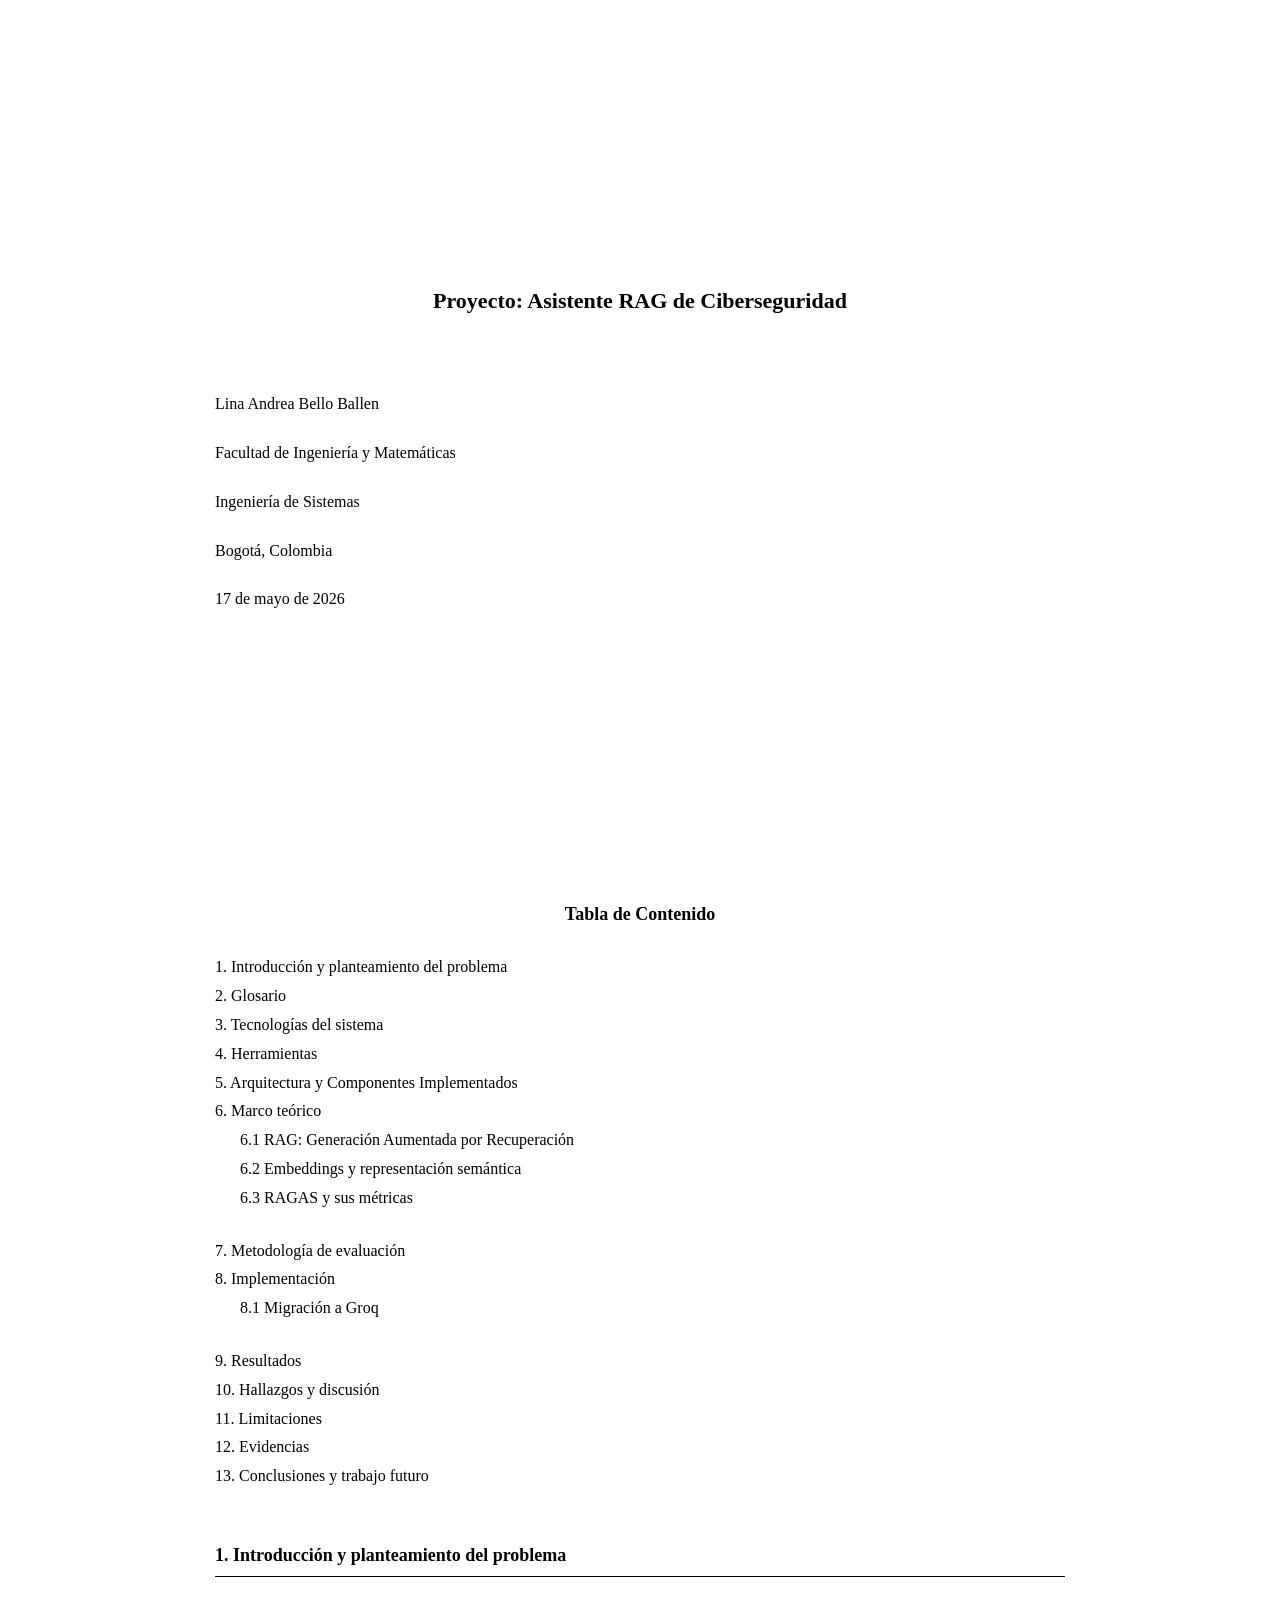
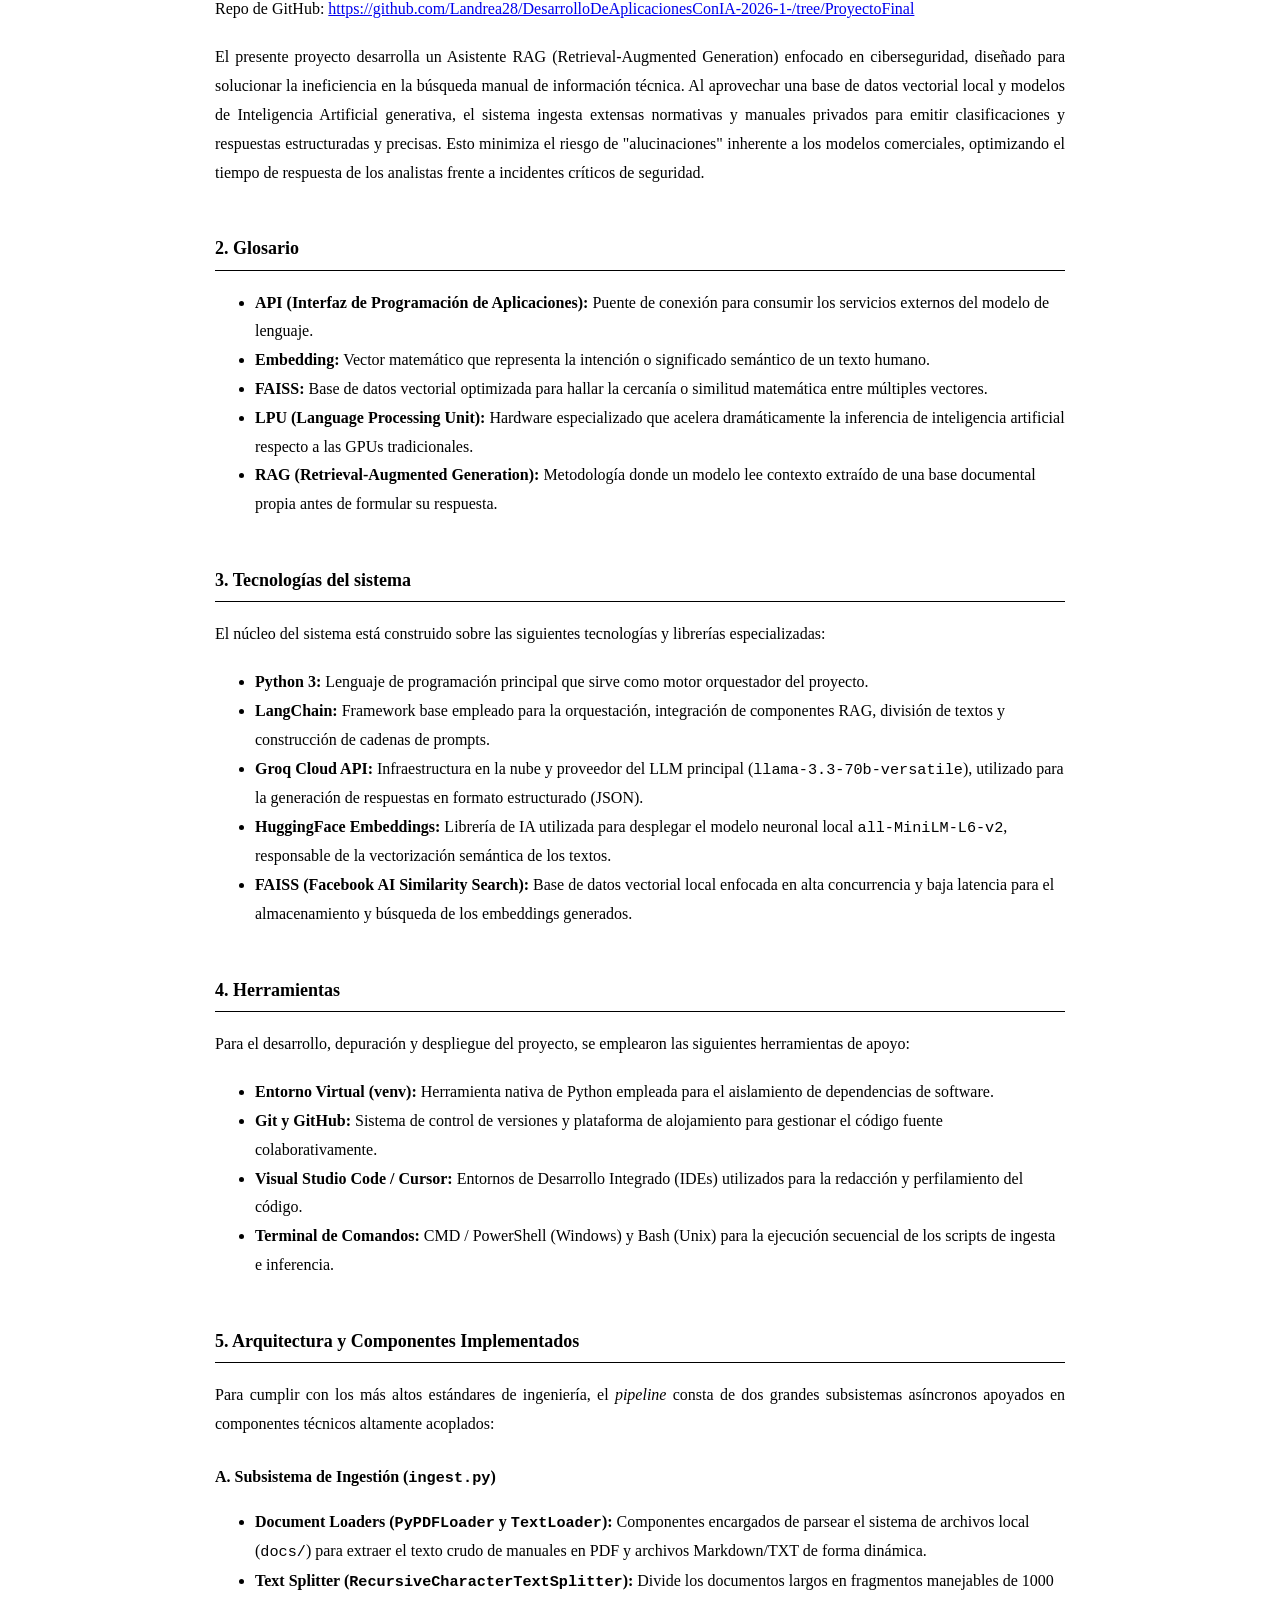
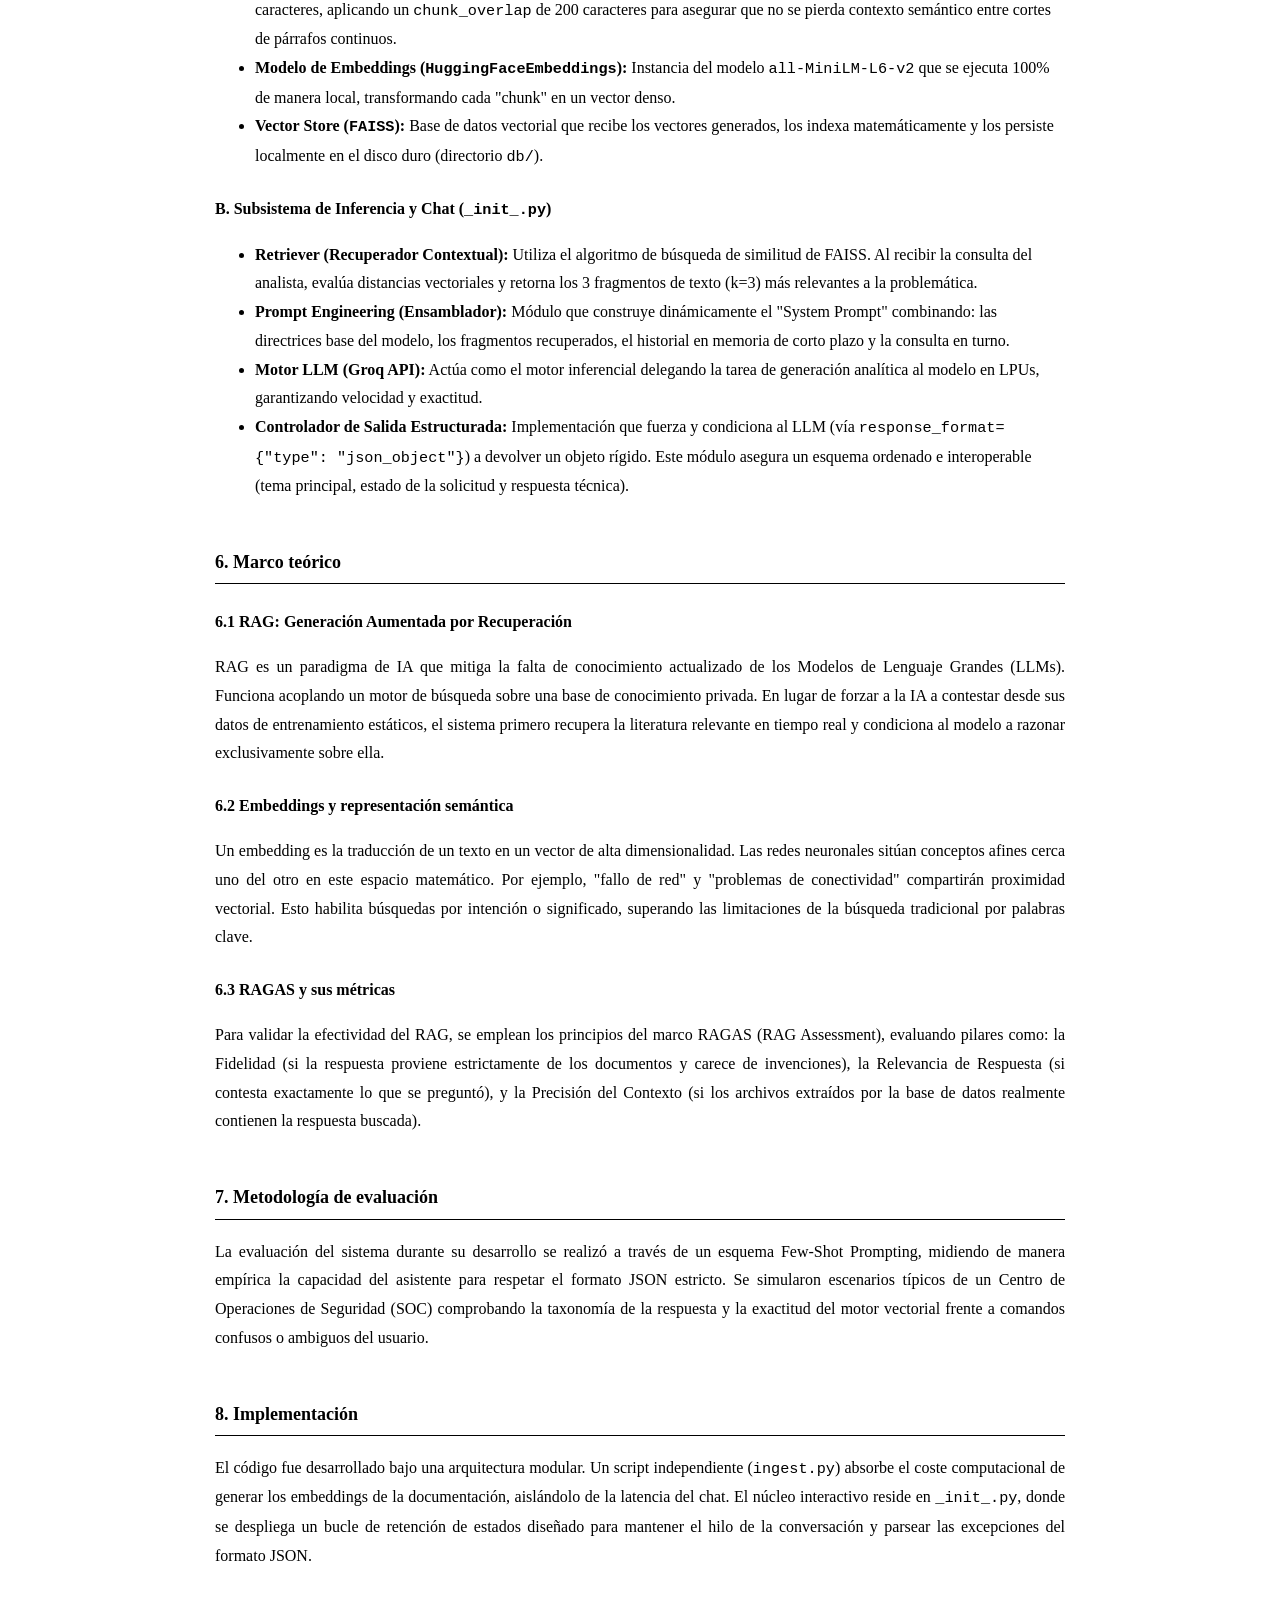
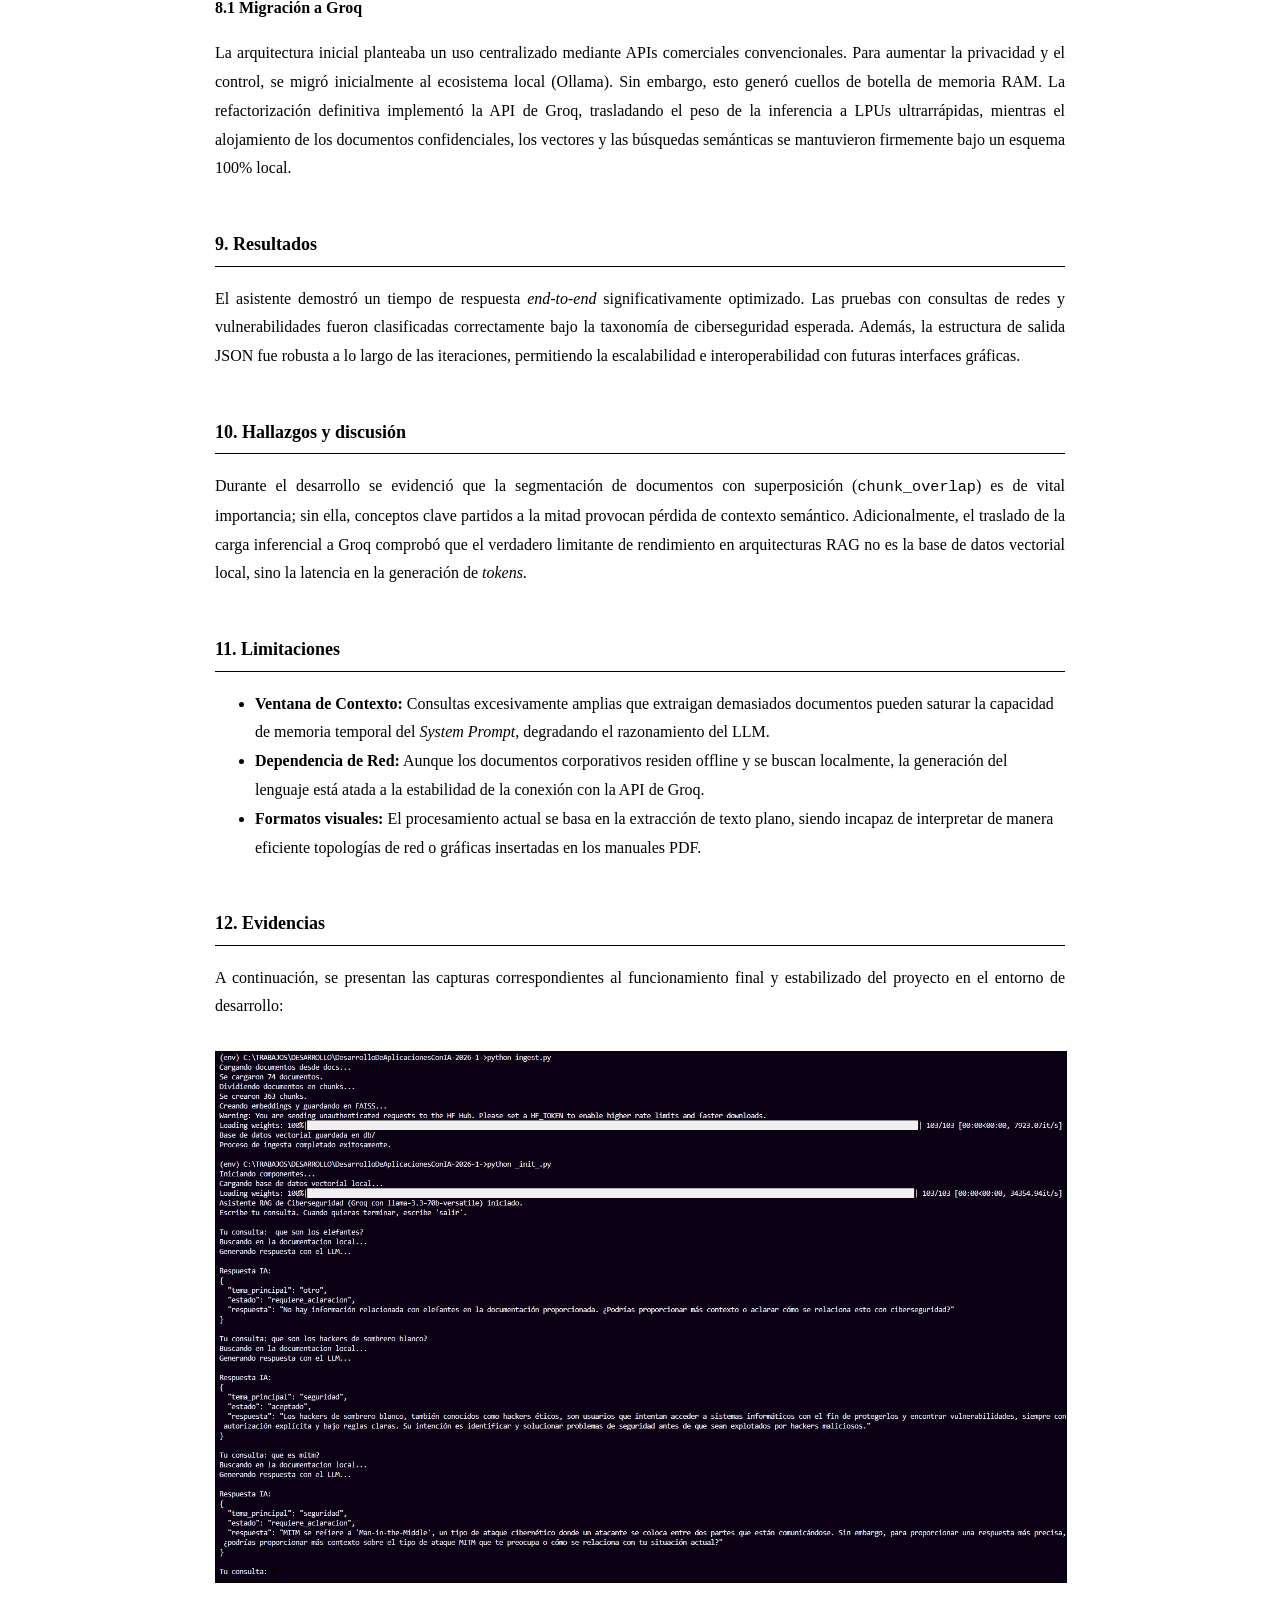
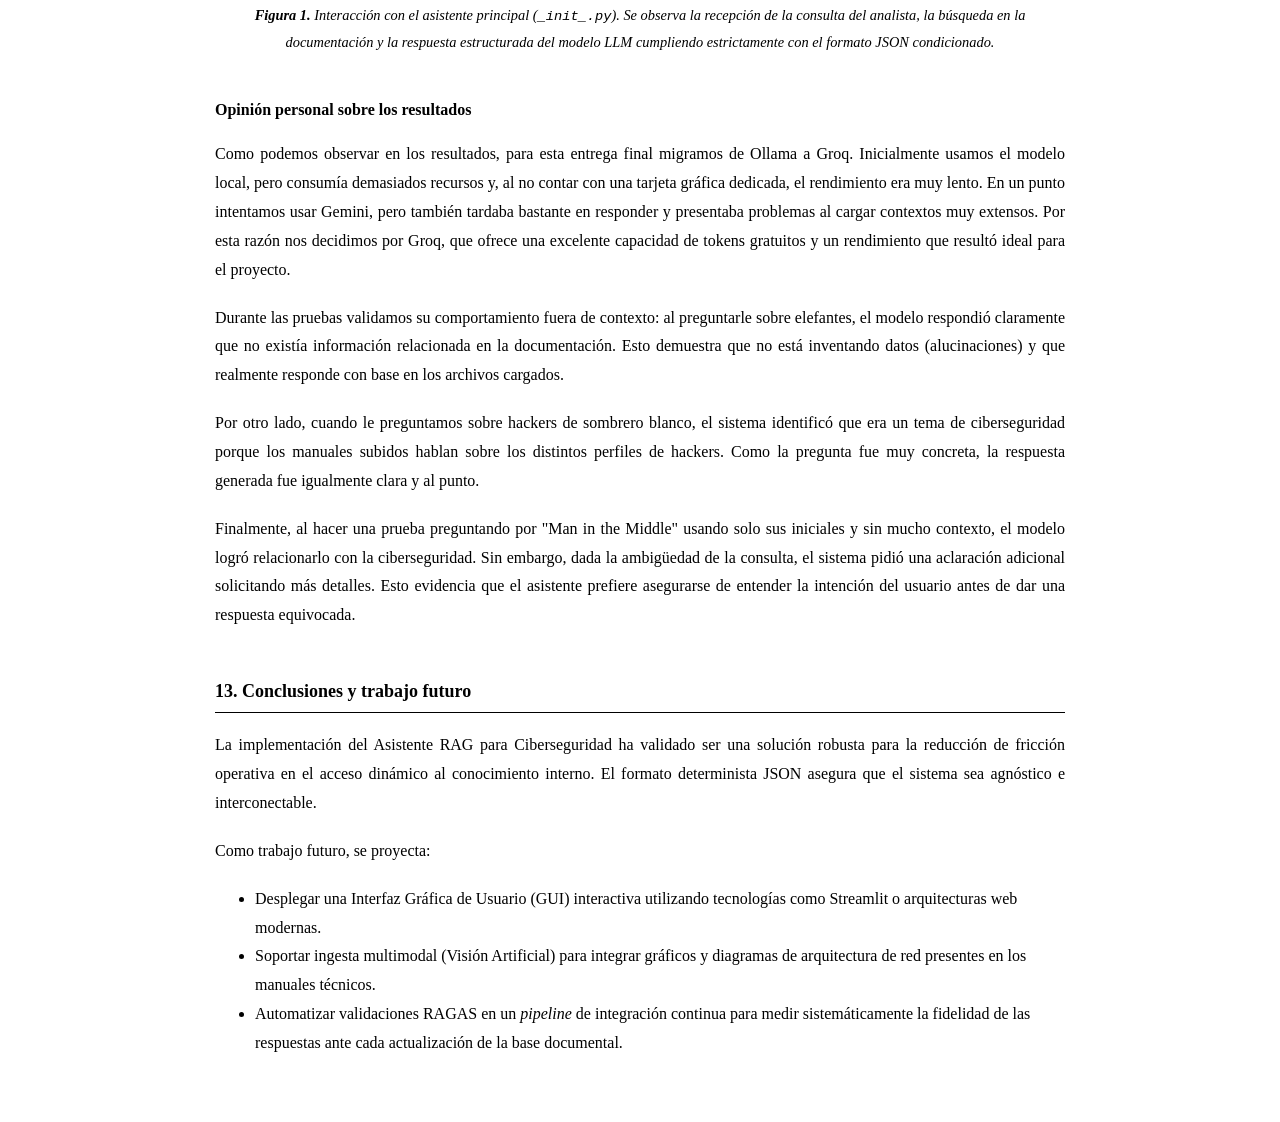
<file: Documentacion_Proyecto.html>
<!DOCTYPE html>
<html lang="es">
<head>
    <meta charset="UTF-8">
    <meta name="viewport" content="width=device-width, initial-scale=1.0">
    <title>Documentación Oficial: Asistente RAG de Ciberseguridad</title>
    <style>
        /* Estilos sobrios, académicos y profesionales tipo APA */
        body {
            font-family: 'Times New Roman', Times, serif;
            line-height: 1.8;
            color: #000000;
            background-color: #ffffff;
            margin: 0;
            padding: 40px;
            max-width: 850px;
            margin-left: auto;
            margin-right: auto;
        }

        /* Portada */
        .cover-page {
            text-align: center;
            min-height: 90vh;
            display: flex;
            flex-direction: column;
            justify-content: center;
            page-break-after: always;
        }

        .cover-page h1 {
            font-size: 22px;
            font-weight: bold;
            margin-bottom: 60px;
            border: none;
            padding: 0;
        }

        .cover-page p {
            font-size: 16px;
            margin: 10px 0;
        }

        /* Tipografía general */
        h1, h2, h3, h4 {
            font-weight: bold;
            color: #000000;
        }

        h2 {
            font-size: 18px;
            margin-top: 2.5em;
            margin-bottom: 1em;
            border-bottom: 1px solid #000000;
            padding-bottom: 5px;
        }

        h3 {
            font-size: 16px;
            margin-top: 1.5em;
        }

        p {
            text-align: justify;
            margin-bottom: 1.2em;
        }

        /* Tabla de contenido */
        .toc {
            margin: 3em 0;
            page-break-after: always;
        }

        .toc h2 {
            border: none;
            text-align: center;
        }

        .toc ul {
            list-style-type: none;
            padding-left: 0;
        }

        .toc ul ul {
            padding-left: 25px;
        }

        .toc a {
            text-decoration: none;
            color: #000000;
        }

        .toc a:hover {
            text-decoration: underline;
        }

        /* Elementos de lista y código */
        ul, ol {
            margin-bottom: 1.5em;
        }

        code {
            font-family: 'Courier New', Courier, monospace;
            font-size: 0.95em;
        }

        /* Evidencias */
        .evidencia {
            text-align: center;
            margin-top: 30px;
            margin-bottom: 40px;
        }

        .evidencia img {
            max-width: 100%;
            height: auto;
            border: 1px solid #000000;
            margin-bottom: 10px;
        }

        .evidencia p {
            text-align: center;
            font-size: 0.9em;
            font-style: italic;
            margin: 0;
        }
    </style>
</head>
<body>

    <!-- PORTADA TIPO APA -->
    <div class="cover-page">
        <h1>Proyecto: Asistente RAG de Ciberseguridad</h1>
        
        <p>Lina Andrea Bello Ballen</p>
        <p>Facultad de Ingeniería y Matemáticas</p>
        <p>Ingeniería de Sistemas</p>
        <p>Bogotá, Colombia</p>
        <p>17 de mayo de 2026</p>
    </div>

    <!-- TABLA DE CONTENIDO -->
    <div class="toc">
        <h2>Tabla de Contenido</h2>
        <ul>
            <li><a href="#sec-1">1. Introducción y planteamiento del problema</a></li>
            <li><a href="#sec-2">2. Glosario</a></li>
            <li><a href="#sec-3">3. Tecnologías del sistema</a></li>
            <li><a href="#sec-4">4. Herramientas</a></li>
            <li><a href="#sec-5">5. Arquitectura y Componentes Implementados</a></li>
            <li><a href="#sec-6">6. Marco teórico</a>
                <ul>
                    <li><a href="#sec-6-1">6.1 RAG: Generación Aumentada por Recuperación</a></li>
                    <li><a href="#sec-6-2">6.2 Embeddings y representación semántica</a></li>
                    <li><a href="#sec-6-3">6.3 RAGAS y sus métricas</a></li>
                </ul>
            </li>
            <li><a href="#sec-7">7. Metodología de evaluación</a></li>
            <li><a href="#sec-8">8. Implementación</a>
                <ul>
                    <li><a href="#sec-8-1">8.1 Migración a Groq</a></li>
                </ul>
            </li>
            <li><a href="#sec-9">9. Resultados</a></li>
            <li><a href="#sec-10">10. Hallazgos y discusión</a></li>
            <li><a href="#sec-11">11. Limitaciones</a></li>
            <li><a href="#sec-12">12. Evidencias</a></li>
            <li><a href="#sec-13">13. Conclusiones y trabajo futuro</a></li>
        </ul>
    </div>

    <!-- CONTENIDO DEL DOCUMENTO -->
    <h2 id="sec-1">1. Introducción y planteamiento del problema</h2>
    <p>Repo de GitHub: <a href="https://github.com/Landrea28/DesarrolloDeAplicacionesConIA-2026-1-/tree/ProyectoFinal" target="_blank">https://github.com/Landrea28/DesarrolloDeAplicacionesConIA-2026-1-/tree/ProyectoFinal</a></p>
    <p>
        El presente proyecto desarrolla un Asistente RAG (Retrieval-Augmented Generation) enfocado en ciberseguridad, diseñado para solucionar la ineficiencia en la búsqueda manual de información técnica. Al aprovechar una base de datos vectorial local y modelos de Inteligencia Artificial generativa, el sistema ingesta extensas normativas y manuales privados para emitir clasificaciones y respuestas estructuradas y precisas. Esto minimiza el riesgo de "alucinaciones" inherente a los modelos comerciales, optimizando el tiempo de respuesta de los analistas frente a incidentes críticos de seguridad.
    </p>

    <h2 id="sec-2">2. Glosario</h2>
    <ul>
        <li><strong>API (Interfaz de Programación de Aplicaciones):</strong> Puente de conexión para consumir los servicios externos del modelo de lenguaje.</li>
        <li><strong>Embedding:</strong> Vector matemático que representa la intención o significado semántico de un texto humano.</li>
        <li><strong>FAISS:</strong> Base de datos vectorial optimizada para hallar la cercanía o similitud matemática entre múltiples vectores.</li>
        <li><strong>LPU (Language Processing Unit):</strong> Hardware especializado que acelera dramáticamente la inferencia de inteligencia artificial respecto a las GPUs tradicionales.</li>
        <li><strong>RAG (Retrieval-Augmented Generation):</strong> Metodología donde un modelo lee contexto extraído de una base documental propia antes de formular su respuesta.</li>
    </ul>

    <h2 id="sec-3">3. Tecnologías del sistema</h2>
    <p>El núcleo del sistema está construido sobre las siguientes tecnologías y librerías especializadas:</p>
    <ul>
        <li><strong>Python 3:</strong> Lenguaje de programación principal que sirve como motor orquestador del proyecto.</li>
        <li><strong>LangChain:</strong> Framework base empleado para la orquestación, integración de componentes RAG, división de textos y construcción de cadenas de prompts.</li>
        <li><strong>Groq Cloud API:</strong> Infraestructura en la nube y proveedor del LLM principal (<code>llama-3.3-70b-versatile</code>), utilizado para la generación de respuestas en formato estructurado (JSON).</li>
        <li><strong>HuggingFace Embeddings:</strong> Librería de IA utilizada para desplegar el modelo neuronal local <code>all-MiniLM-L6-v2</code>, responsable de la vectorización semántica de los textos.</li>
        <li><strong>FAISS (Facebook AI Similarity Search):</strong> Base de datos vectorial local enfocada en alta concurrencia y baja latencia para el almacenamiento y búsqueda de los embeddings generados.</li>
    </ul>

    <h2 id="sec-4">4. Herramientas</h2>
    <p>Para el desarrollo, depuración y despliegue del proyecto, se emplearon las siguientes herramientas de apoyo:</p>
    <ul>
        <li><strong>Entorno Virtual (venv):</strong> Herramienta nativa de Python empleada para el aislamiento de dependencias de software.</li>
        <li><strong>Git y GitHub:</strong> Sistema de control de versiones y plataforma de alojamiento para gestionar el código fuente colaborativamente.</li>
        <li><strong>Visual Studio Code / Cursor:</strong> Entornos de Desarrollo Integrado (IDEs) utilizados para la redacción y perfilamiento del código.</li>
        <li><strong>Terminal de Comandos:</strong> CMD / PowerShell (Windows) y Bash (Unix) para la ejecución secuencial de los scripts de ingesta e inferencia.</li>
    </ul>

    <h2 id="sec-5">5. Arquitectura y Componentes Implementados</h2>
    <p>Para cumplir con los más altos estándares de ingeniería, el <em>pipeline</em> consta de dos grandes subsistemas asíncronos apoyados en componentes técnicos altamente acoplados:</p>
    
    <h3>A. Subsistema de Ingestión (<code>ingest.py</code>)</h3>
    <ul>
        <li><strong>Document Loaders (<code>PyPDFLoader</code> y <code>TextLoader</code>):</strong> Componentes encargados de parsear el sistema de archivos local (<code>docs/</code>) para extraer el texto crudo de manuales en PDF y archivos Markdown/TXT de forma dinámica.</li>
        <li><strong>Text Splitter (<code>RecursiveCharacterTextSplitter</code>):</strong> Divide los documentos largos en fragmentos manejables de 1000 caracteres, aplicando un <code>chunk_overlap</code> de 200 caracteres para asegurar que no se pierda contexto semántico entre cortes de párrafos continuos.</li>
        <li><strong>Modelo de Embeddings (<code>HuggingFaceEmbeddings</code>):</strong> Instancia del modelo <code>all-MiniLM-L6-v2</code> que se ejecuta 100% de manera local, transformando cada "chunk" en un vector denso.</li>
        <li><strong>Vector Store (<code>FAISS</code>):</strong> Base de datos vectorial que recibe los vectores generados, los indexa matemáticamente y los persiste localmente en el disco duro (directorio <code>db/</code>).</li>
    </ul>

    <h3>B. Subsistema de Inferencia y Chat (<code>_init_.py</code>)</h3>
    <ul>
        <li><strong>Retriever (Recuperador Contextual):</strong> Utiliza el algoritmo de búsqueda de similitud de FAISS. Al recibir la consulta del analista, evalúa distancias vectoriales y retorna los 3 fragmentos de texto (k=3) más relevantes a la problemática.</li>
        <li><strong>Prompt Engineering (Ensamblador):</strong> Módulo que construye dinámicamente el "System Prompt" combinando: las directrices base del modelo, los fragmentos recuperados, el historial en memoria de corto plazo y la consulta en turno.</li>
        <li><strong>Motor LLM (Groq API):</strong> Actúa como el motor inferencial delegando la tarea de generación analítica al modelo en LPUs, garantizando velocidad y exactitud.</li>
        <li><strong>Controlador de Salida Estructurada:</strong> Implementación que fuerza y condiciona al LLM (vía <code>response_format={"type": "json_object"}</code>) a devolver un objeto rígido. Este módulo asegura un esquema ordenado e interoperable (tema principal, estado de la solicitud y respuesta técnica).</li>
    </ul>

    <h2 id="sec-6">6. Marco teórico</h2>
    
    <h3 id="sec-6-1">6.1 RAG: Generación Aumentada por Recuperación</h3>
    <p>
        RAG es un paradigma de IA que mitiga la falta de conocimiento actualizado de los Modelos de Lenguaje Grandes (LLMs). Funciona acoplando un motor de búsqueda sobre una base de conocimiento privada. En lugar de forzar a la IA a contestar desde sus datos de entrenamiento estáticos, el sistema primero recupera la literatura relevante en tiempo real y condiciona al modelo a razonar exclusivamente sobre ella.
    </p>

    <h3 id="sec-6-2">6.2 Embeddings y representación semántica</h3>
    <p>
        Un embedding es la traducción de un texto en un vector de alta dimensionalidad. Las redes neuronales sitúan conceptos afines cerca uno del otro en este espacio matemático. Por ejemplo, "fallo de red" y "problemas de conectividad" compartirán proximidad vectorial. Esto habilita búsquedas por intención o significado, superando las limitaciones de la búsqueda tradicional por palabras clave.
    </p>

    <h3 id="sec-6-3">6.3 RAGAS y sus métricas</h3>
    <p>
        Para validar la efectividad del RAG, se emplean los principios del marco RAGAS (RAG Assessment), evaluando pilares como: la Fidelidad (si la respuesta proviene estrictamente de los documentos y carece de invenciones), la Relevancia de Respuesta (si contesta exactamente lo que se preguntó), y la Precisión del Contexto (si los archivos extraídos por la base de datos realmente contienen la respuesta buscada).
    </p>

    <h2 id="sec-7">7. Metodología de evaluación</h2>
    <p>
        La evaluación del sistema durante su desarrollo se realizó a través de un esquema Few-Shot Prompting, midiendo de manera empírica la capacidad del asistente para respetar el formato JSON estricto. Se simularon escenarios típicos de un Centro de Operaciones de Seguridad (SOC) comprobando la taxonomía de la respuesta y la exactitud del motor vectorial frente a comandos confusos o ambiguos del usuario.
    </p>

    <h2 id="sec-8">8. Implementación</h2>
    <p>
        El código fue desarrollado bajo una arquitectura modular. Un script independiente (<code>ingest.py</code>) absorbe el coste computacional de generar los embeddings de la documentación, aislándolo de la latencia del chat. El núcleo interactivo reside en <code>_init_.py</code>, donde se despliega un bucle de retención de estados diseñado para mantener el hilo de la conversación y parsear las excepciones del formato JSON.
    </p>

    <h3 id="sec-8-1">8.1 Migración a Groq</h3>
    <p>
        La arquitectura inicial planteaba un uso centralizado mediante APIs comerciales convencionales. Para aumentar la privacidad y el control, se migró inicialmente al ecosistema local (Ollama). Sin embargo, esto generó cuellos de botella de memoria RAM. La refactorización definitiva implementó la API de Groq, trasladando el peso de la inferencia a LPUs ultrarrápidas, mientras el alojamiento de los documentos confidenciales, los vectores y las búsquedas semánticas se mantuvieron firmemente bajo un esquema 100% local.
    </p>

    <h2 id="sec-9">9. Resultados</h2>
    <p>
        El asistente demostró un tiempo de respuesta <em>end-to-end</em> significativamente optimizado. Las pruebas con consultas de redes y vulnerabilidades fueron clasificadas correctamente bajo la taxonomía de ciberseguridad esperada. Además, la estructura de salida JSON fue robusta a lo largo de las iteraciones, permitiendo la escalabilidad e interoperabilidad con futuras interfaces gráficas.
    </p>

    <h2 id="sec-10">10. Hallazgos y discusión</h2>
    <p>
        Durante el desarrollo se evidenció que la segmentación de documentos con superposición (<code>chunk_overlap</code>) es de vital importancia; sin ella, conceptos clave partidos a la mitad provocan pérdida de contexto semántico. Adicionalmente, el traslado de la carga inferencial a Groq comprobó que el verdadero limitante de rendimiento en arquitecturas RAG no es la base de datos vectorial local, sino la latencia en la generación de <em>tokens</em>.
    </p>

    <h2 id="sec-11">11. Limitaciones</h2>
    <ul>
        <li><strong>Ventana de Contexto:</strong> Consultas excesivamente amplias que extraigan demasiados documentos pueden saturar la capacidad de memoria temporal del <em>System Prompt</em>, degradando el razonamiento del LLM.</li>
        <li><strong>Dependencia de Red:</strong> Aunque los documentos corporativos residen offline y se buscan localmente, la generación del lenguaje está atada a la estabilidad de la conexión con la API de Groq.</li>
        <li><strong>Formatos visuales:</strong> El procesamiento actual se basa en la extracción de texto plano, siendo incapaz de interpretar de manera eficiente topologías de red o gráficas insertadas en los manuales PDF.</li>
    </ul>

    <h2 id="sec-12">12. Evidencias</h2>
    <p>
        A continuación, se presentan las capturas correspondientes al funcionamiento final y estabilizado del proyecto en el entorno de desarrollo:
    </p>

    <div class="evidencia">
        <img src="imagenes/inferencia.png" alt="Evidencia del asistente RAG respondiendo al usuario">
        <p><strong>Figura 1.</strong> Interacción con el asistente principal (<code>_init_.py</code>). Se observa la recepción de la consulta del analista, la búsqueda en la documentación y la respuesta estructurada del modelo LLM cumpliendo estrictamente con el formato JSON condicionado.</p>
    </div>

    <h3>Opinión personal sobre los resultados</h3>
    <p>
        Como podemos observar en los resultados, para esta entrega final migramos de Ollama a Groq. Inicialmente usamos el modelo local, pero consumía demasiados recursos y, al no contar con una tarjeta gráfica dedicada, el rendimiento era muy lento. En un punto intentamos usar Gemini, pero también tardaba bastante en responder y presentaba problemas al cargar contextos muy extensos. Por esta razón nos decidimos por Groq, que ofrece una excelente capacidad de tokens gratuitos y un rendimiento que resultó ideal para el proyecto.
    </p>
    <p>
        Durante las pruebas validamos su comportamiento fuera de contexto: al preguntarle sobre elefantes, el modelo respondió claramente que no existía información relacionada en la documentación. Esto demuestra que no está inventando datos (alucinaciones) y que realmente responde con base en los archivos cargados.
    </p>
    <p>
        Por otro lado, cuando le preguntamos sobre hackers de sombrero blanco, el sistema identificó que era un tema de ciberseguridad porque los manuales subidos hablan sobre los distintos perfiles de hackers. Como la pregunta fue muy concreta, la respuesta generada fue igualmente clara y al punto.
    </p>
    <p>
        Finalmente, al hacer una prueba preguntando por "Man in the Middle" usando solo sus iniciales y sin mucho contexto, el modelo logró relacionarlo con la ciberseguridad. Sin embargo, dada la ambigüedad de la consulta, el sistema pidió una aclaración adicional solicitando más detalles. Esto evidencia que el asistente prefiere asegurarse de entender la intención del usuario antes de dar una respuesta equivocada.
    </p>

    <h2 id="sec-13">13. Conclusiones y trabajo futuro</h2>
    <p>
        La implementación del Asistente RAG para Ciberseguridad ha validado ser una solución robusta para la reducción de fricción operativa en el acceso dinámico al conocimiento interno. El formato determinista JSON asegura que el sistema sea agnóstico e interconectable. 
    </p>
    <p>
        Como trabajo futuro, se proyecta:
    </p>
    <ul>
        <li>Desplegar una Interfaz Gráfica de Usuario (GUI) interactiva utilizando tecnologías como Streamlit o arquitecturas web modernas.</li>
        <li>Soportar ingesta multimodal (Visión Artificial) para integrar gráficos y diagramas de arquitectura de red presentes en los manuales técnicos.</li>
        <li>Automatizar validaciones RAGAS en un <em>pipeline</em> de integración continua para medir sistemáticamente la fidelidad de las respuestas ante cada actualización de la base documental.</li>
    </ul>

</body>
</html>
</file>
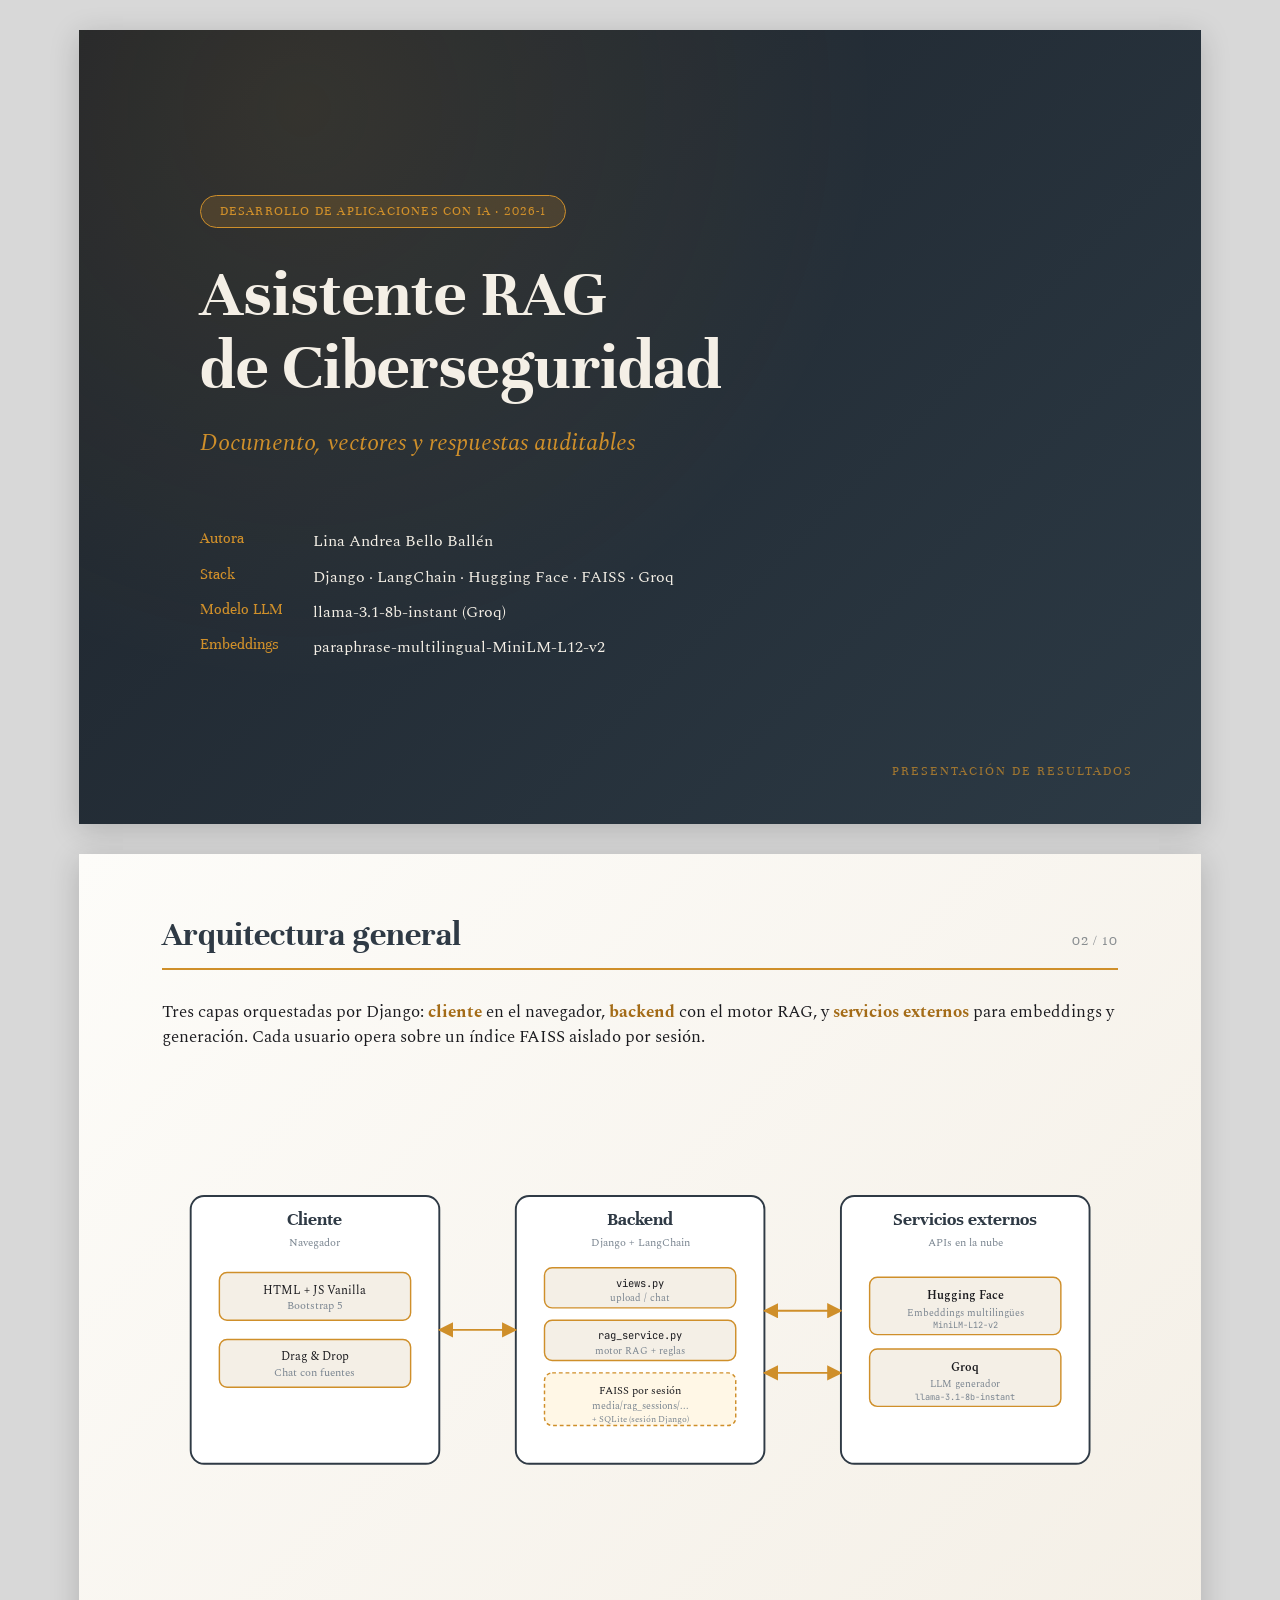
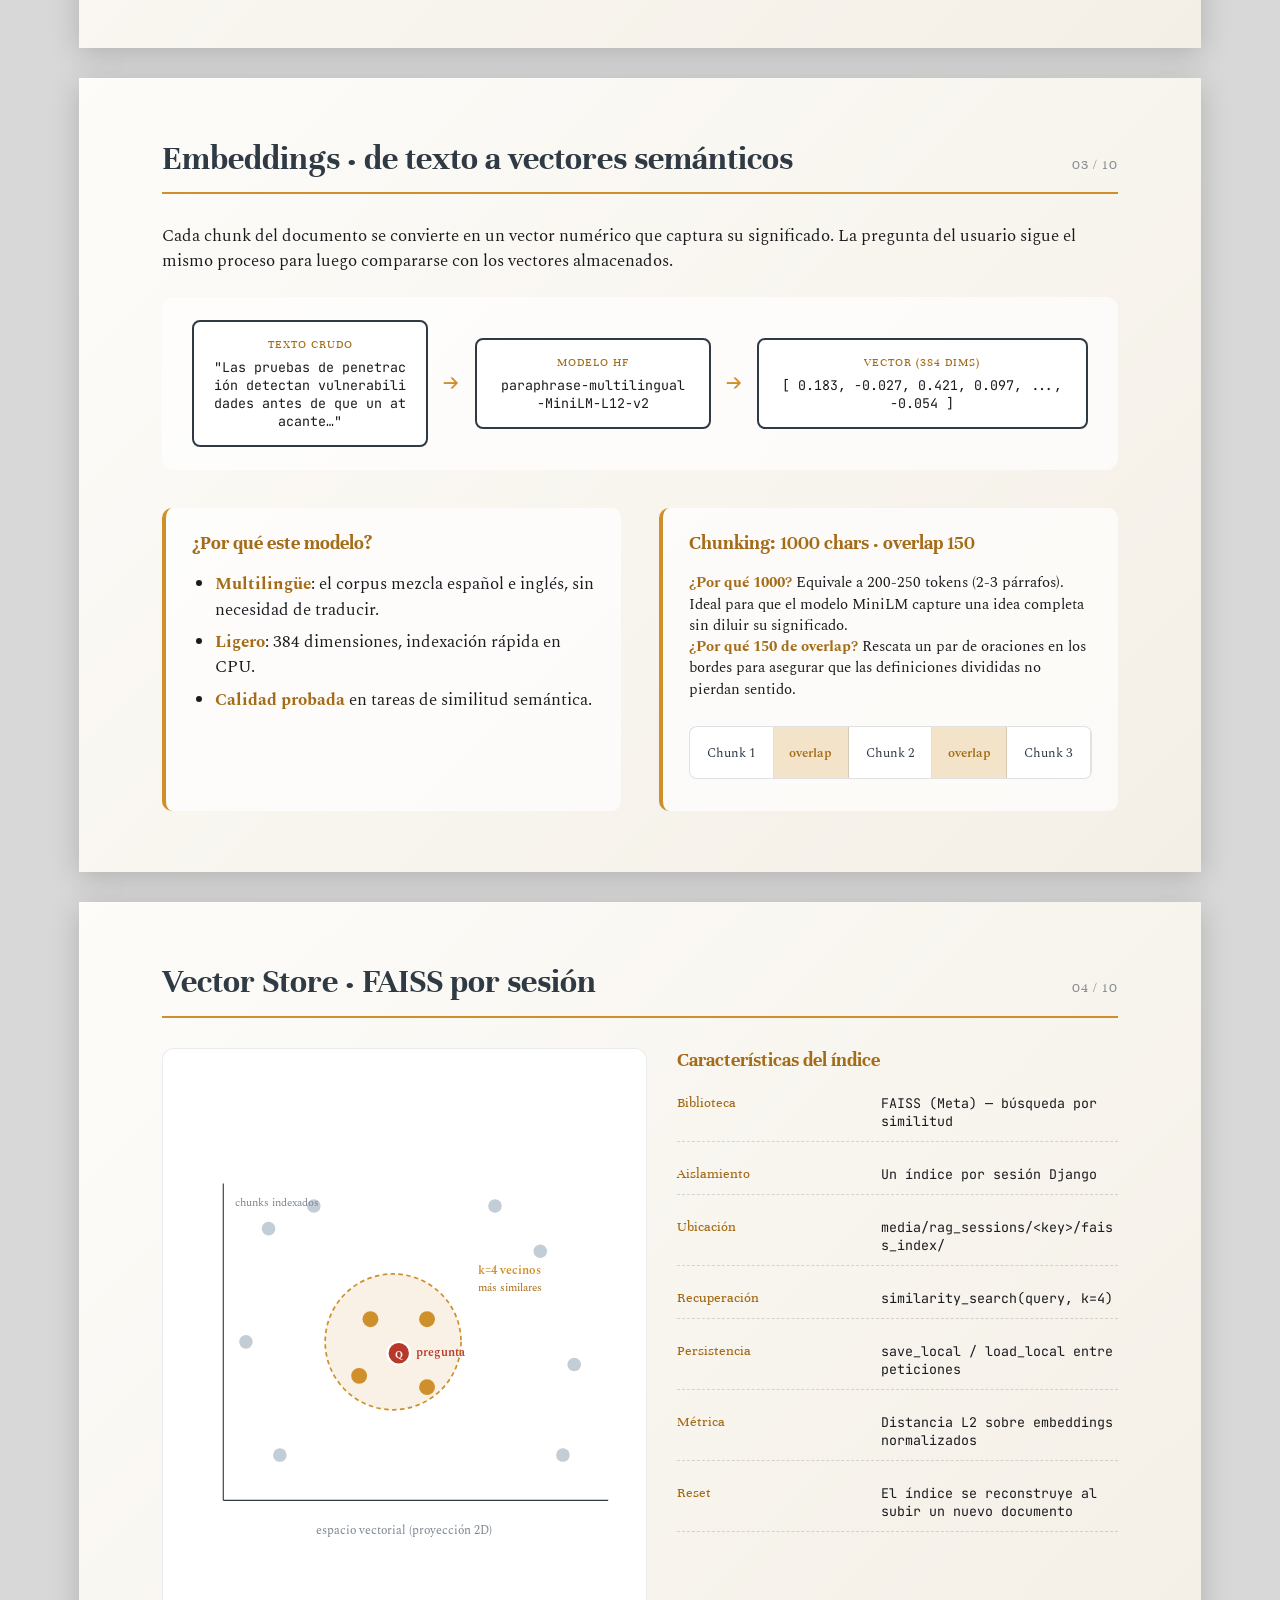
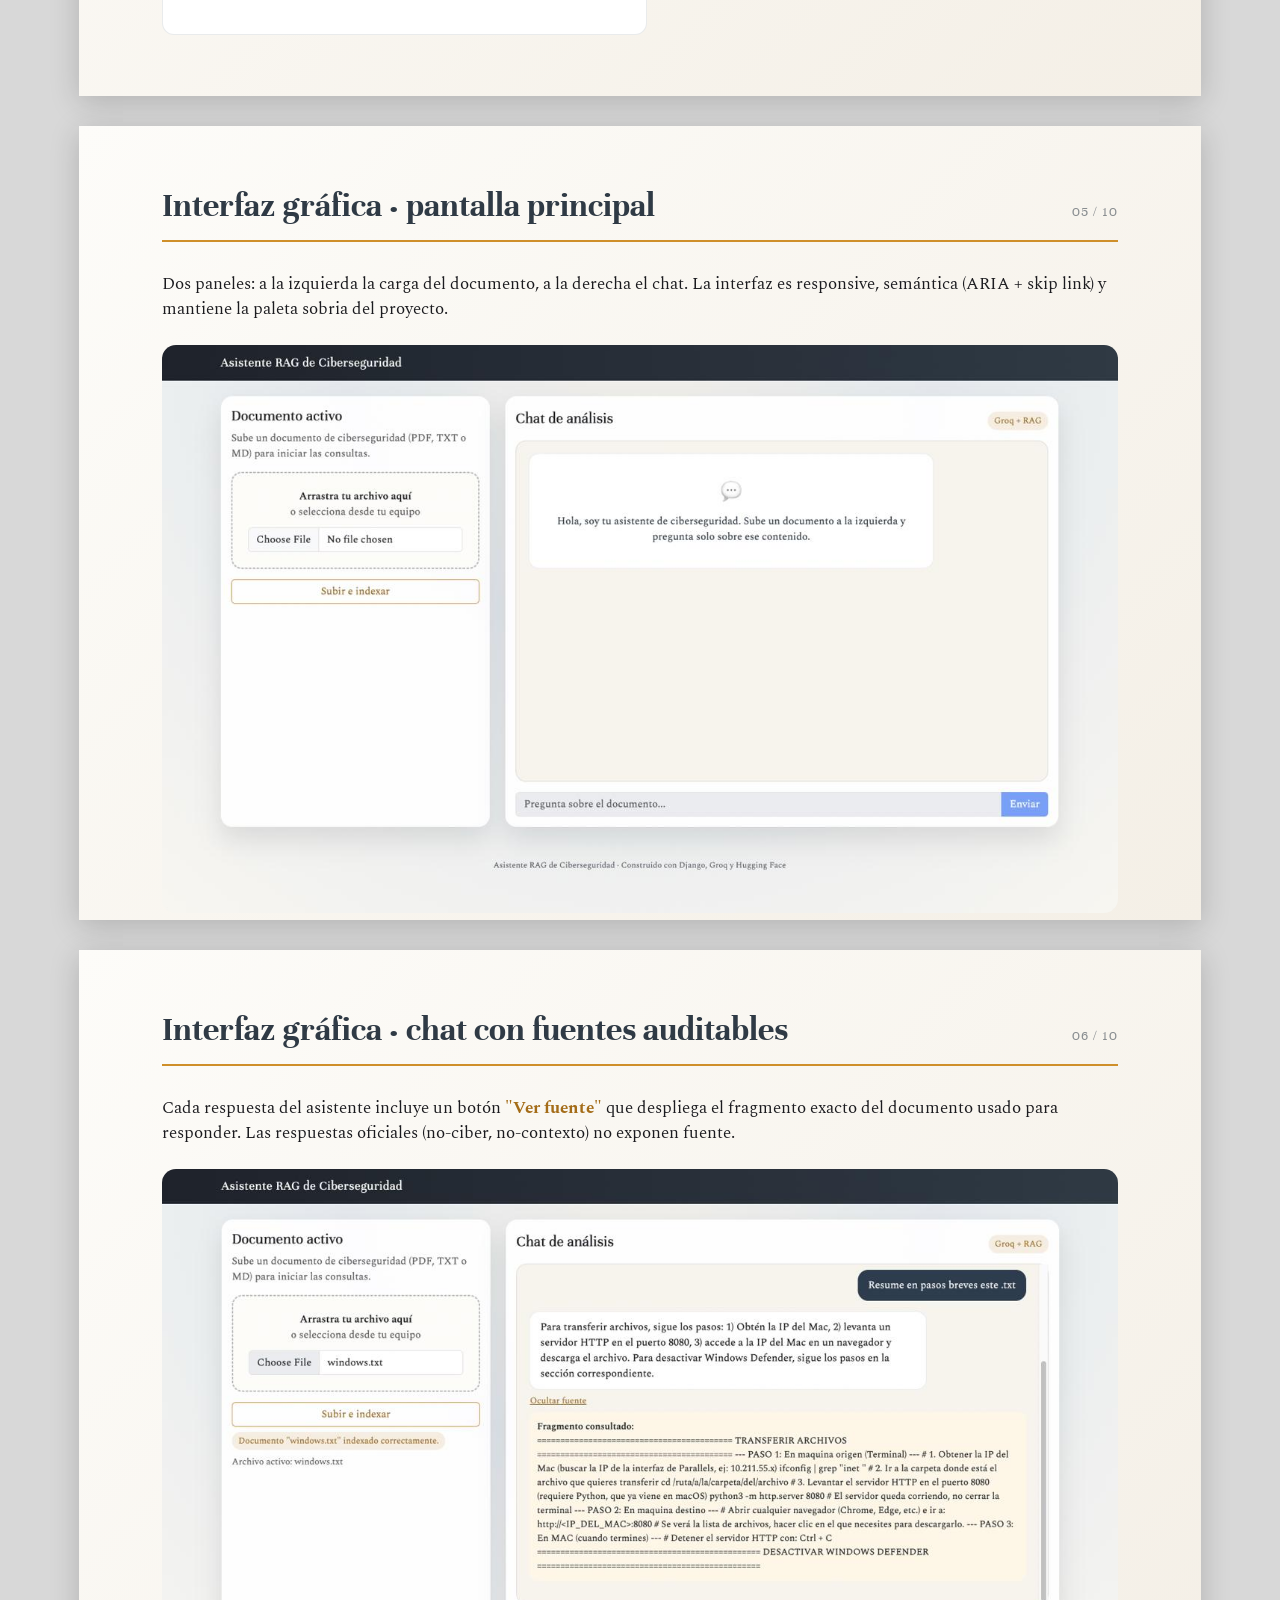
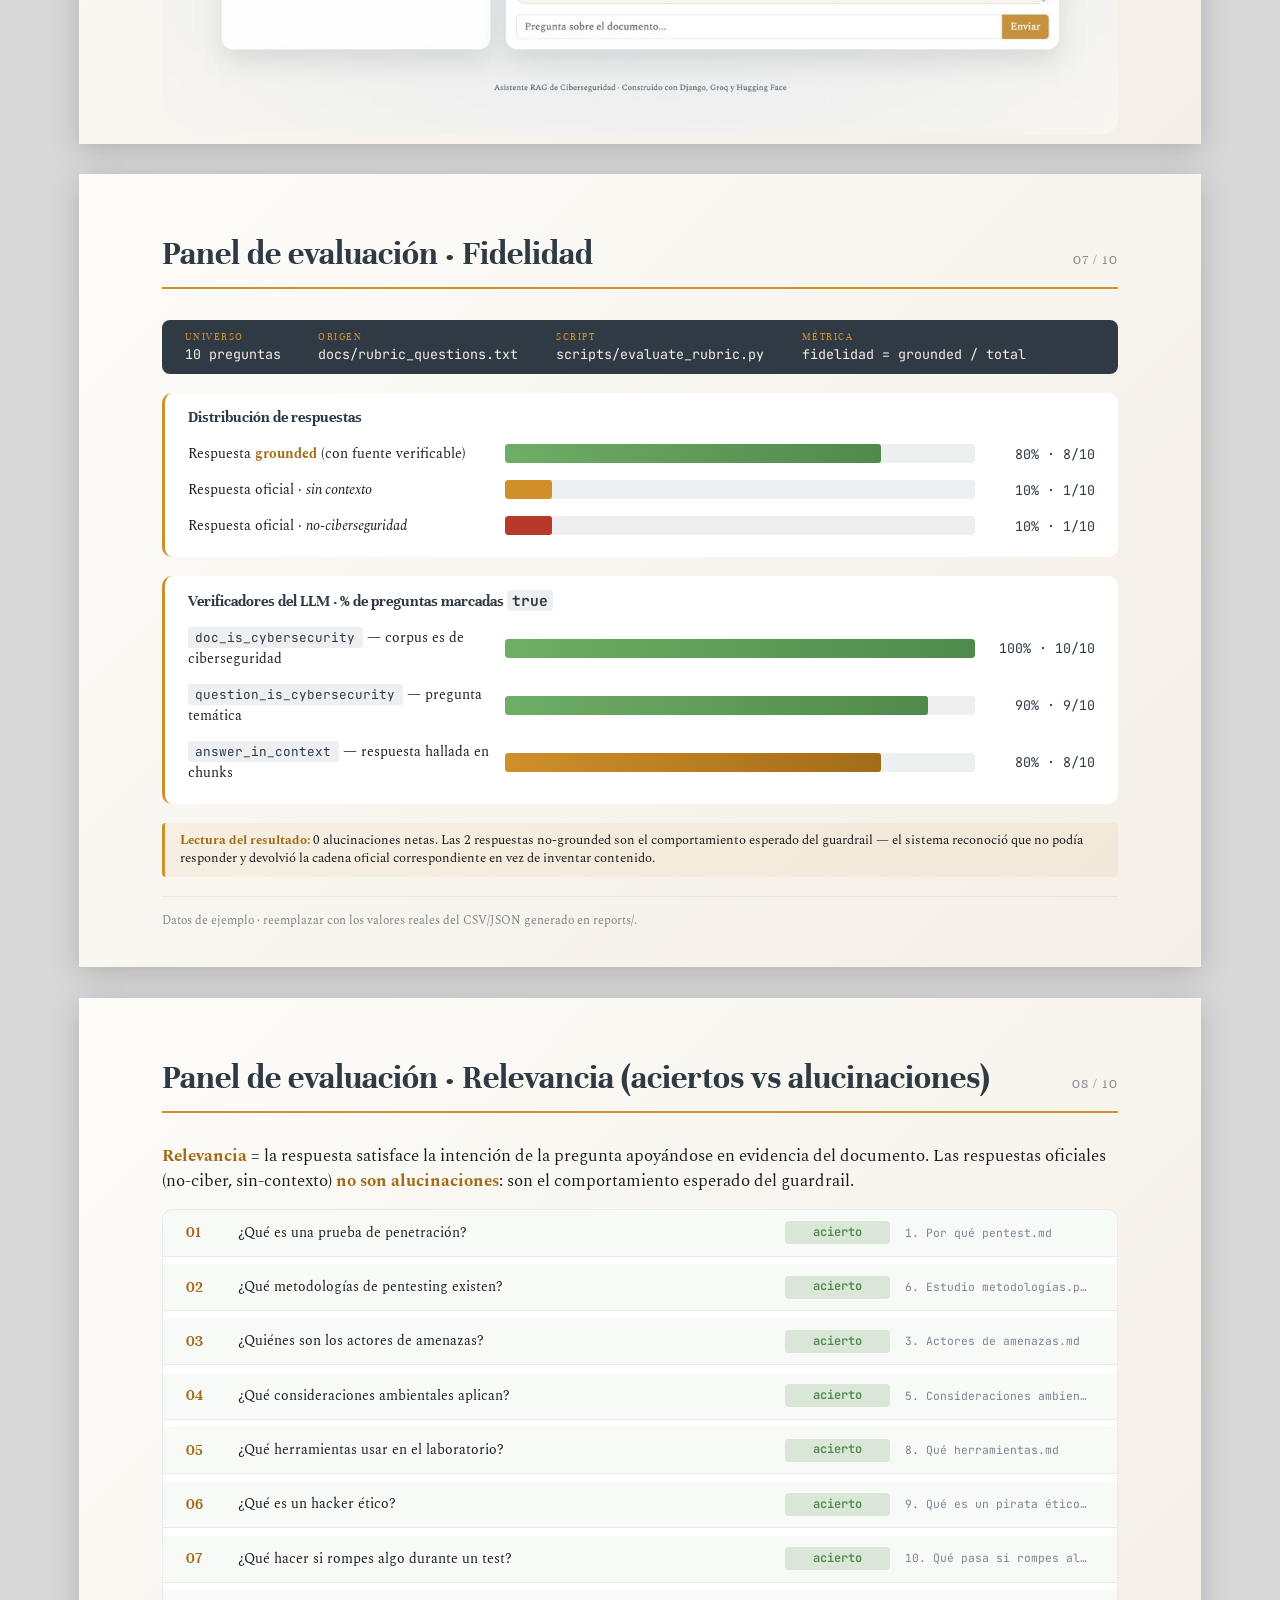
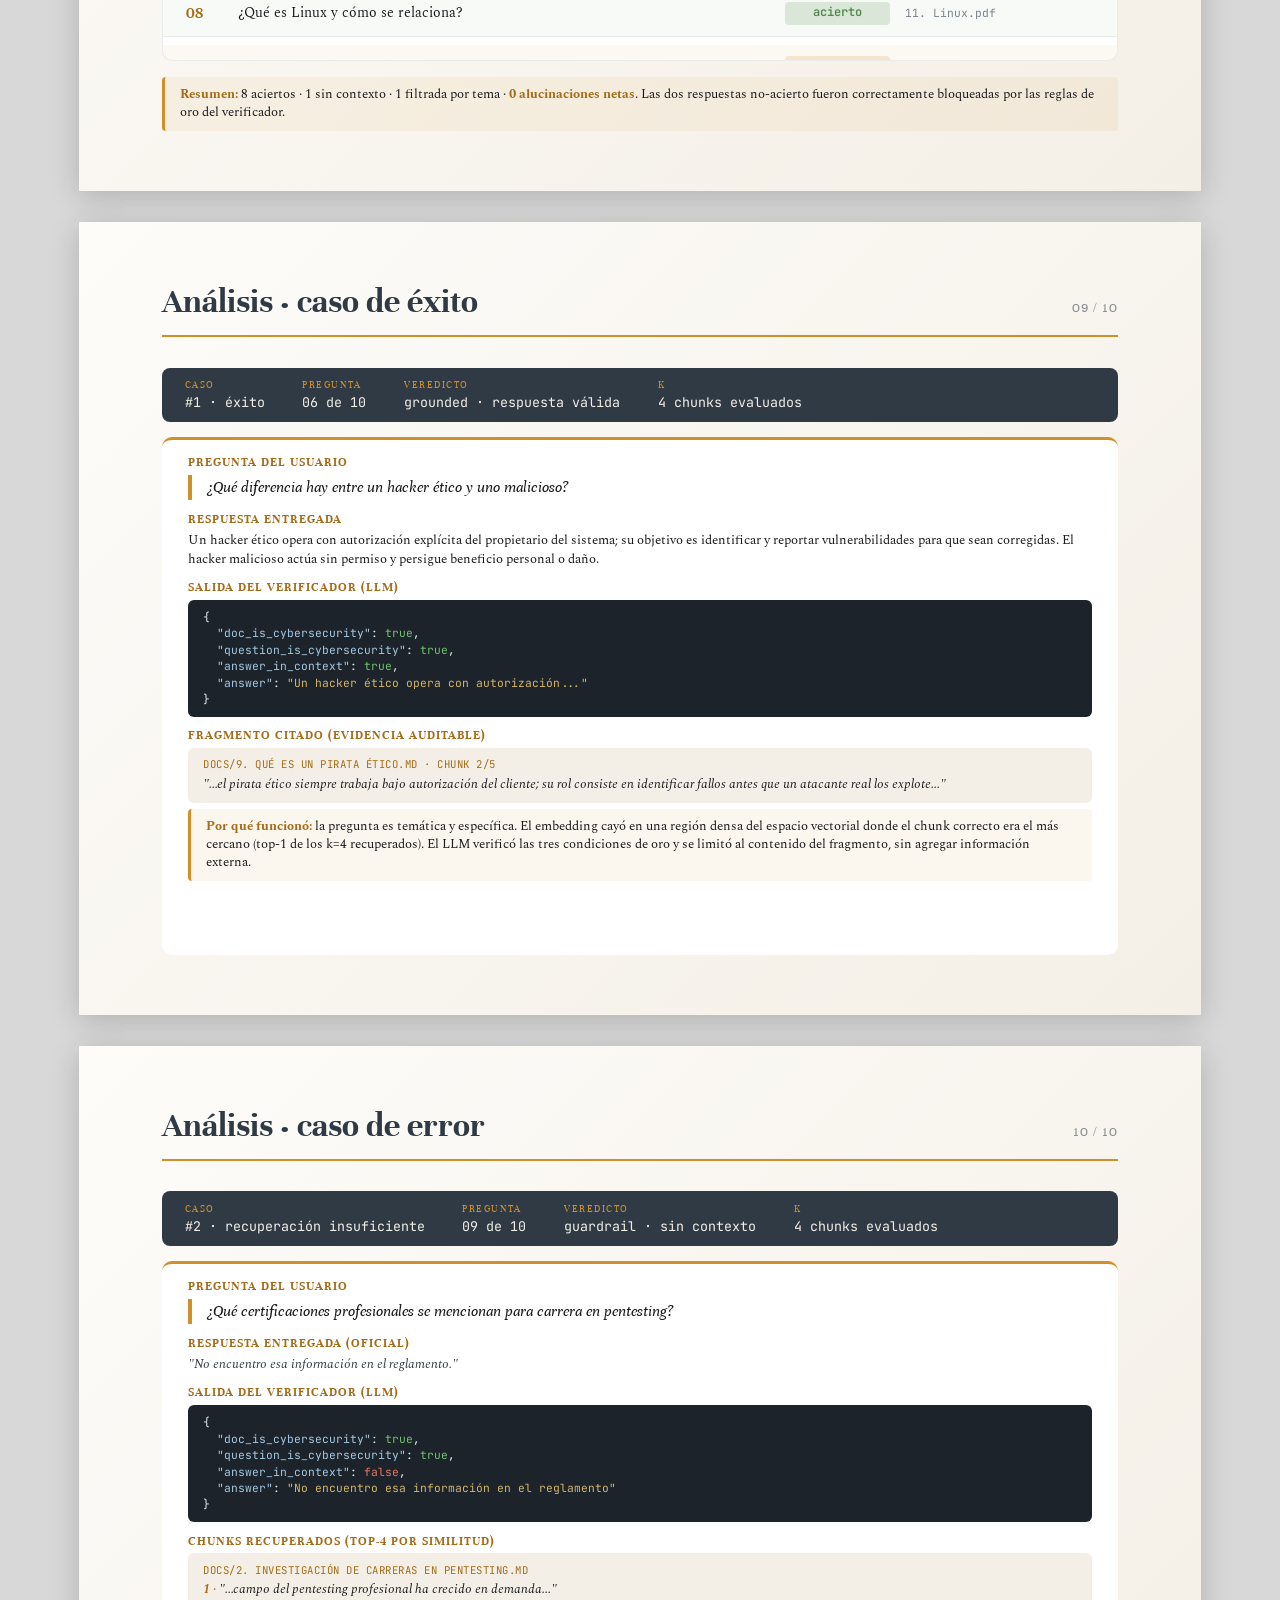
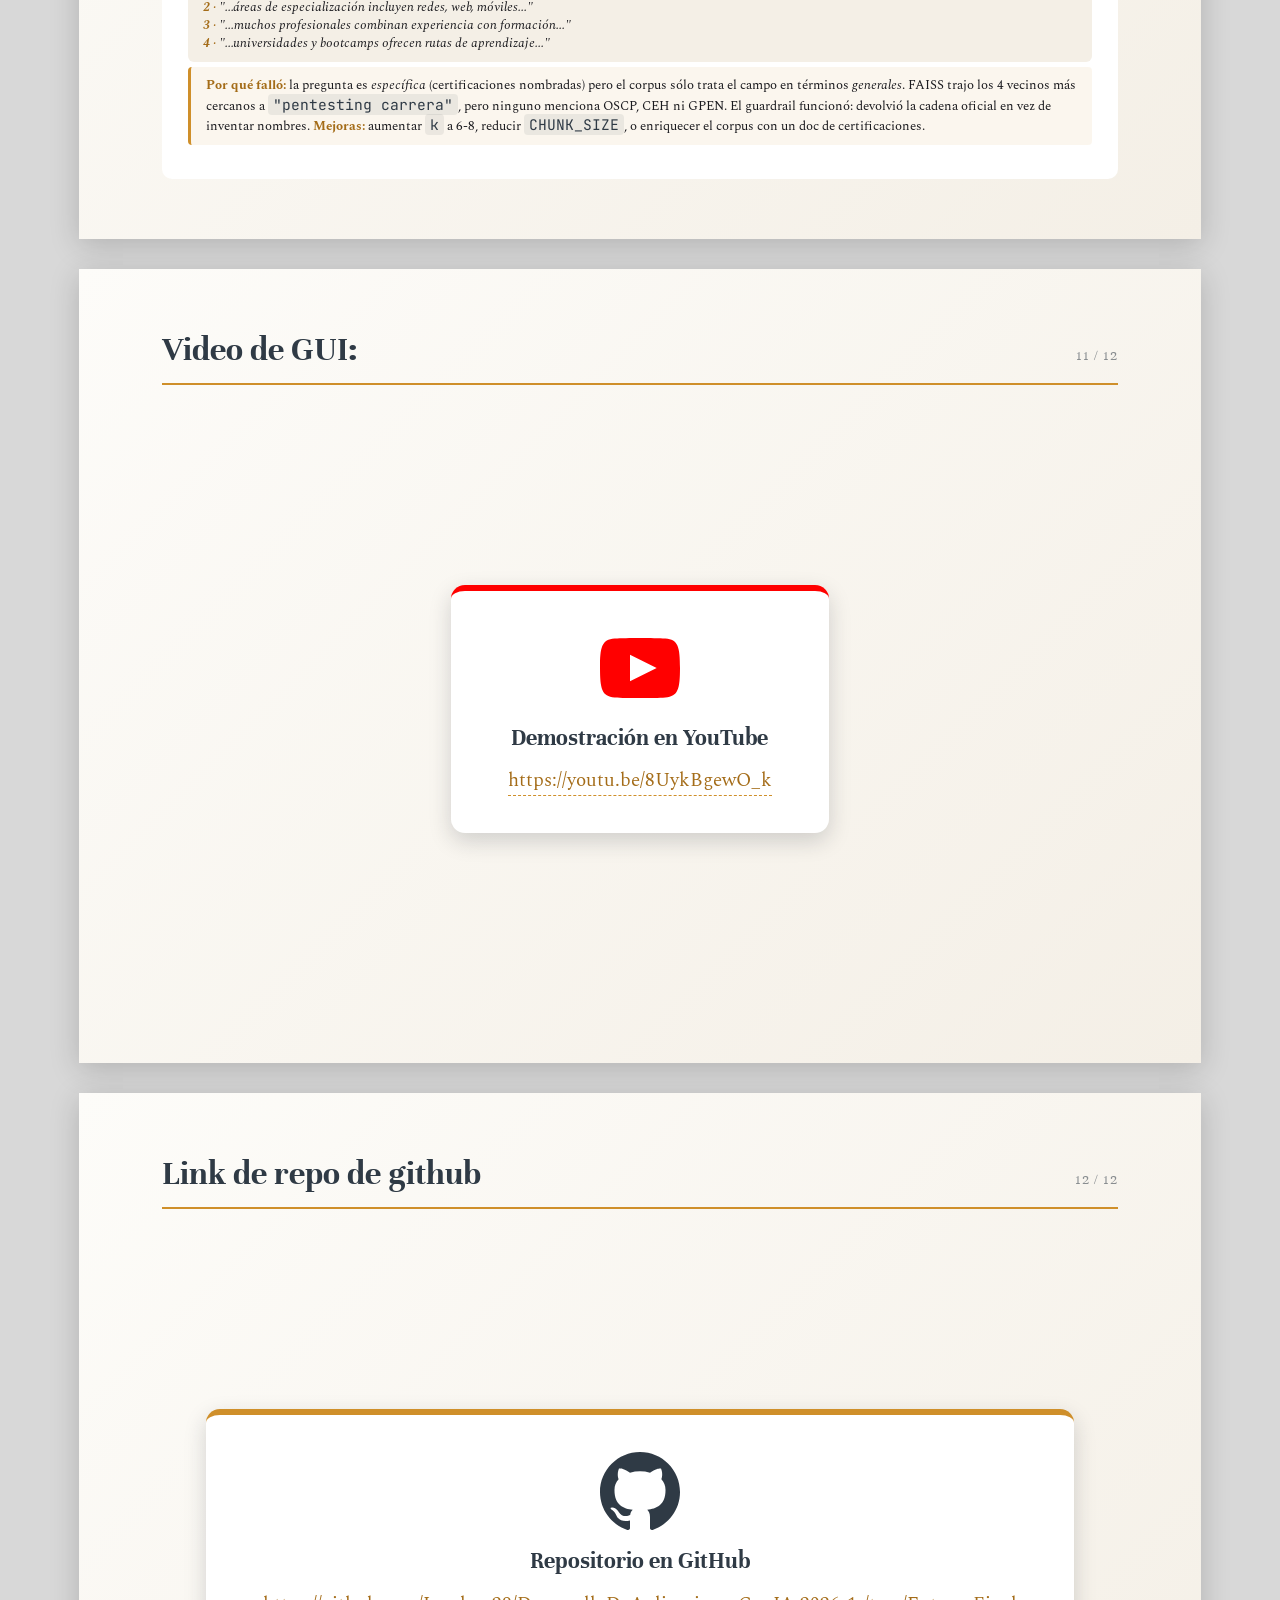
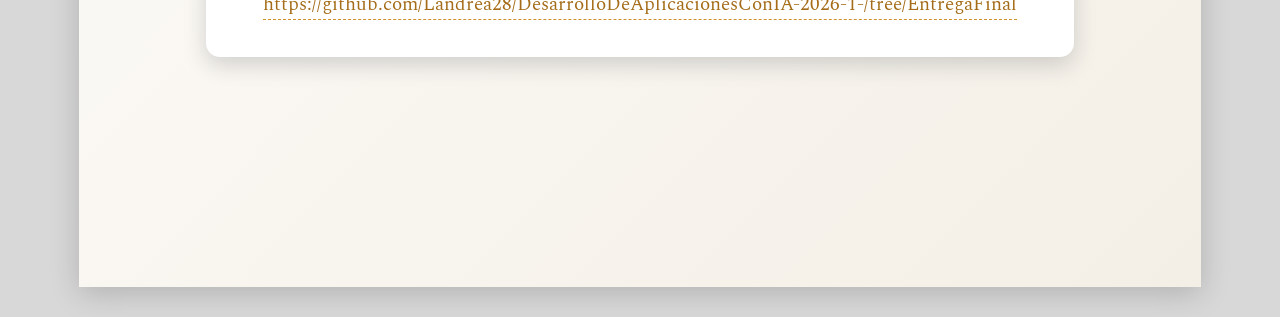
<file: presentacion.html>
<!DOCTYPE html>
<html lang="es">
<head>
<meta charset="UTF-8">
<title>Asistente RAG de Ciberseguridad — Presentación de Resultados</title>
<link rel="preconnect" href="https://fonts.googleapis.com">
<link href="https://fonts.googleapis.com/css2?family=Spectral:wght@400;600;700&family=Unna:wght@400;700&family=JetBrains+Mono:wght@400;600&display=swap" rel="stylesheet">
<style>
:root {
    --ink: #1b1b1f;
    --steel: #2f3a45;
    --mist: #e8eef2;
    --sand: #f4efe6;
    --accent: #cf8f2a;
    --accent-dark: #a46c18;
    --chat-bg: #f7f4ee;
    --success: #4f8a4a;
    --warn:    #cf8f2a;
    --danger:  #b8392a;
}

* { box-sizing: border-box; margin: 0; padding: 0; }

@page { size: A4 landscape; margin: 0; }

html, body {
    font-family: "Spectral", "Georgia", serif;
    color: var(--ink);
    background: #d8d8d8;
    -webkit-print-color-adjust: exact;
    print-color-adjust: exact;
}

.slide {
    width: 297mm;
    height: 210mm;
    background: linear-gradient(135deg, #fdfcf9 0%, #f4efe6 100%);
    margin: 8mm auto;
    padding: 16mm 22mm;
    display: flex;
    flex-direction: column;
    box-shadow: 0 6px 28px rgba(0,0,0,0.18);
    position: relative;
    overflow: hidden;
}

@media print {
    body { background: white; margin: 0; }
    .slide {
        margin: 0;
        box-shadow: none;
        page-break-after: always;
        break-after: page;
    }
    .slide:last-child { page-break-after: auto; }
}

h1, h2, h3, h4 {
    font-family: "Unna", "Georgia", serif;
    color: var(--steel);
    font-weight: 700;
}

.slide-header {
    display: flex;
    justify-content: space-between;
    align-items: baseline;
    border-bottom: 2px solid var(--accent);
    padding-bottom: 4mm;
    margin-bottom: 8mm;
    flex-shrink: 0;
}
.slide-header h2 {
    font-size: 26pt;
    line-height: 1.1;
}
.slide-number {
    font-family: "Unna", serif;
    font-size: 11pt;
    color: var(--steel);
    opacity: 0.55;
    letter-spacing: 1px;
}

.slide-body {
    flex: 1;
    display: flex;
    flex-direction: column;
    gap: 6mm;
    min-height: 0;
}

p, li { font-size: 13pt; line-height: 1.45; }
strong { color: var(--accent-dark); }

ul { padding-left: 6mm; }
li { margin-bottom: 2mm; }

code, .mono {
    font-family: "JetBrains Mono", "Consolas", monospace;
    font-size: 11pt;
    background: rgba(47,58,69,0.08);
    padding: 1px 5px;
    border-radius: 4px;
    color: var(--steel);
}

.two-col {
    display: grid;
    grid-template-columns: 1fr 1fr;
    gap: 10mm;
    flex: 1;
    min-height: 0;
}
.col-card {
    background: rgba(255,255,255,0.7);
    border-left: 4px solid var(--accent);
    border-radius: 10px;
    padding: 6mm 7mm;
    display: flex;
    flex-direction: column;
    gap: 3mm;
}
.col-card h3 {
    font-size: 15pt;
    color: var(--accent-dark);
    margin-bottom: 2mm;
}

/* ===== Slide 1 — Portada ===== */
.cover {
    justify-content: center;
    align-items: flex-start;
    padding: 28mm 32mm;
    background:
        radial-gradient(circle at 20% 10%, rgba(207,143,42,0.12) 0%, transparent 50%),
        linear-gradient(135deg, #1d232b 0%, #2c3a45 100%);
    color: #f4efe6;
}
.cover h1 {
    font-family: "Unna", serif;
    color: #f4efe6;
    font-size: 52pt;
    line-height: 1.05;
    max-width: 220mm;
}
.cover .subtitle {
    font-size: 18pt;
    color: var(--accent);
    margin-top: 6mm;
    font-style: italic;
}
.cover .meta {
    margin-top: 18mm;
    display: grid;
    grid-template-columns: auto auto;
    gap: 3mm 8mm;
    font-size: 12pt;
}
.cover .meta dt { color: var(--accent); font-family: "Unna", serif; }
.cover .meta dd { color: #f4efe6; }

.cover .badge {
    display: inline-block;
    background: rgba(207,143,42,0.18);
    color: var(--accent);
    border: 1px solid var(--accent);
    padding: 2mm 5mm;
    border-radius: 999px;
    font-size: 10pt;
    letter-spacing: 1.2px;
    text-transform: uppercase;
    font-family: "Unna", serif;
}

/* ===== Arquitectura (Slide 2) ===== */
.arch-wrap { display: flex; flex-direction: column; gap: 6mm; flex: 1; }
.arch-svg-wrap { flex: 1; display: flex; justify-content: center; align-items: center; }
.arch-svg-wrap svg { width: 100%; height: 100%; max-height: 110mm; }

/* ===== Embeddings (Slide 3) ===== */
.pipeline {
    display: grid;
    grid-template-columns: 1fr auto 1fr auto 1.4fr;
    align-items: center;
    gap: 4mm;
    background: rgba(255,255,255,0.7);
    border-radius: 12px;
    padding: 6mm 8mm;
}
.pipe-box {
    background: white;
    border: 2px solid var(--steel);
    border-radius: 8px;
    padding: 4mm 5mm;
    text-align: center;
    font-size: 11pt;
}
.pipe-box .label {
    font-family: "Unna", serif;
    color: var(--accent-dark);
    font-size: 9pt;
    text-transform: uppercase;
    letter-spacing: 1px;
    margin-bottom: 2mm;
}
.pipe-box .value {
    font-family: "JetBrains Mono", monospace;
    font-size: 10pt;
    color: var(--ink);
    word-break: break-all;
}
.pipe-arrow {
    font-size: 18pt;
    color: var(--accent);
    text-align: center;
}
.chunk-bar {
    height: 14mm;
    background: white;
    border-radius: 8px;
    display: flex;
    overflow: hidden;
    margin-top: 4mm;
    border: 1px solid rgba(47,58,69,0.15);
}
.chunk-bar .chunk {
    flex: 1;
    padding: 3mm 4mm;
    border-right: 1px solid rgba(47,58,69,0.15);
    font-size: 10pt;
    color: var(--steel);
    display: flex;
    align-items: center;
    justify-content: center;
}
.chunk-bar .chunk.overlap {
    background: rgba(207,143,42,0.25);
    color: var(--accent-dark);
    font-weight: 600;
    flex: 0.3;
}

/* ===== FAISS (Slide 4) ===== */
.faiss-grid {
    display: grid;
    grid-template-columns: 1.1fr 1fr;
    gap: 8mm;
    flex: 1;
    min-height: 0;
}
.faiss-svg-wrap {
    background: white;
    border-radius: 12px;
    padding: 4mm;
    display: flex;
    align-items: center;
    justify-content: center;
    border: 1px solid rgba(47,58,69,0.1);
}
.faiss-svg-wrap svg { width: 100%; height: 100%; max-height: 110mm; }

.kv-list { display: flex; flex-direction: column; gap: 3mm; }
.kv-row {
    display: grid;
    grid-template-columns: 50mm 1fr;
    gap: 4mm;
    padding: 3mm 0;
    border-bottom: 1px dashed rgba(47,58,69,0.18);
}
.kv-row .k {
    font-family: "Unna", serif;
    color: var(--accent-dark);
    font-size: 11pt;
}
.kv-row .v {
    font-family: "JetBrains Mono", monospace;
    font-size: 10pt;
    color: var(--ink);
    word-break: break-word;
}

/* ===== UI Mockups (Slides 5-6) ===== */
.mockup-frame {
    background: white;
    border-radius: 14px;
    box-shadow: 0 8px 22px rgba(29,35,43,0.18);
    overflow: hidden;
    flex: 1;
    display: flex;
    flex-direction: column;
    border: 1px solid rgba(47,58,69,0.15);
}
.mockup-titlebar {
    height: 10mm;
    background: #1d232b;
    display: flex;
    align-items: center;
    padding: 0 5mm;
    gap: 3mm;
}
.mockup-titlebar .dot {
    width: 3mm;
    height: 3mm;
    border-radius: 50%;
    display: inline-block;
}
.mockup-titlebar .dot.red { background: #ff5f56; }
.mockup-titlebar .dot.yellow { background: #ffbd2e; }
.mockup-titlebar .dot.green { background: #27c93f; }
.mockup-titlebar .url {
    background: #2f3a45;
    color: #c3cdd6;
    padding: 1.5mm 5mm;
    border-radius: 6px;
    font-family: "JetBrains Mono", monospace;
    font-size: 9pt;
    margin-left: 6mm;
    flex: 1;
    max-width: 80mm;
}
.mockup-content {
    flex: 1;
    background: radial-gradient(circle at top, #f2efe8 0%, #e3e9ee 40%, #f8f6f0 100%);
    padding: 5mm 6mm;
    display: flex;
    flex-direction: column;
    gap: 4mm;
    overflow: hidden;
}
.mockup-nav {
    background: linear-gradient(90deg, #1d232b 0%, #2c3a45 100%);
    color: #f4efe6;
    padding: 3mm 5mm;
    border-radius: 8px;
    font-family: "Unna", serif;
    font-size: 11pt;
}
.mockup-row {
    display: grid;
    grid-template-columns: 1fr 1.6fr;
    gap: 4mm;
    flex: 1;
    min-height: 0;
}
.mockup-card {
    background: white;
    border-radius: 12px;
    padding: 4mm 5mm;
    box-shadow: 0 4px 12px rgba(29,35,43,0.08);
    display: flex;
    flex-direction: column;
    gap: 2mm;
    overflow: hidden;
}
.mockup-card h4 {
    font-family: "Unna", serif;
    font-size: 12pt;
    color: var(--steel);
}
.mockup-card .muted { color: #7a8590; font-size: 9pt; }
.upload-zone-mini {
    border: 2px dashed rgba(47,58,69,0.35);
    border-radius: 8px;
    padding: 8mm 4mm;
    text-align: center;
    background: #fdfcf9;
    font-size: 10pt;
    color: var(--steel);
}
.btn-mini {
    background: var(--accent);
    color: white;
    border-radius: 6px;
    padding: 2mm 4mm;
    text-align: center;
    font-size: 10pt;
    font-weight: 600;
}
.btn-outline-mini {
    border: 1px solid var(--accent);
    color: var(--accent-dark);
    border-radius: 6px;
    padding: 2mm 4mm;
    text-align: center;
    font-size: 10pt;
}
.chat-mini {
    background: #f7f4ee;
    border-radius: 8px;
    padding: 3mm;
    display: flex;
    flex-direction: column;
    gap: 3mm;
    flex: 1;
    overflow: hidden;
}
.bubble {
    padding: 2.5mm 4mm;
    border-radius: 10px;
    max-width: 75%;
    font-size: 9.5pt;
    line-height: 1.4;
}
.bubble.user {
    background: #2a3d4f;
    color: #f7f7f7;
    align-self: flex-end;
}
.bubble.bot {
    background: white;
    color: var(--ink);
    border: 1px solid rgba(47,58,69,0.1);
}
.bubble.bot .source-pill {
    display: inline-block;
    margin-top: 2mm;
    background: #fff7e6;
    color: var(--accent-dark);
    padding: 1mm 3mm;
    border-radius: 999px;
    font-size: 8pt;
}

/* ===== Métricas (Slides 7-8) ===== */
.metrics-grid {
    display: grid;
    grid-template-columns: 1fr 1fr;
    gap: 8mm;
    flex: 1;
    min-height: 0;
}
.metric-card {
    background: white;
    border-radius: 14px;
    padding: 6mm 7mm;
    border-top: 4px solid var(--accent);
    display: flex;
    flex-direction: column;
    gap: 3mm;
}
.metric-card h3 {
    font-size: 14pt;
    color: var(--accent-dark);
}
.big-stat {
    font-family: "Unna", serif;
    font-size: 44pt;
    line-height: 1;
    color: var(--steel);
    text-align: center;
    margin: 2mm 0;
}
.big-stat .unit {
    font-size: 18pt;
    color: var(--accent-dark);
}

.donut-wrap {
    display: flex;
    align-items: center;
    justify-content: center;
    gap: 6mm;
}
.donut-wrap svg { width: 50mm; height: 50mm; }
.donut-legend { display: flex; flex-direction: column; gap: 2mm; font-size: 10pt; }
.donut-legend .swatch {
    display: inline-block;
    width: 4mm;
    height: 4mm;
    border-radius: 2px;
    margin-right: 2mm;
    vertical-align: middle;
}

.bar-chart { display: flex; flex-direction: column; gap: 3mm; }
.bar-row {
    display: grid;
    grid-template-columns: 60mm 1fr 22mm;
    align-items: center;
    gap: 3mm;
    font-size: 10pt;
}
.bar-row .label { color: var(--steel); }
.bar-row .track {
    background: rgba(47,58,69,0.1);
    height: 6mm;
    border-radius: 4px;
    overflow: hidden;
}
.bar-row .fill {
    height: 100%;
    background: linear-gradient(90deg, var(--accent), var(--accent-dark));
    border-radius: 4px;
    display: flex;
    align-items: center;
    padding-left: 2mm;
    color: white;
    font-size: 9pt;
    font-weight: 600;
}
.bar-row .fill.success { background: linear-gradient(90deg, #6fae66, var(--success)); }
.bar-row .fill.danger  { background: linear-gradient(90deg, #d8624f, var(--danger)); }
.bar-row .num { font-family: "JetBrains Mono", monospace; color: var(--steel); text-align: right; }

.eval-table {
    width: 100%;
    font-size: 10pt;
    border-collapse: collapse;
    background: white;
    border-radius: 8px;
    overflow: hidden;
}
.eval-table th, .eval-table td {
    padding: 2.5mm 3mm;
    text-align: left;
    border-bottom: 1px solid rgba(47,58,69,0.1);
}
.eval-table th {
    background: var(--steel);
    color: white;
    font-family: "Unna", serif;
    font-size: 10pt;
    font-weight: 700;
}
.eval-table td.tag { font-family: "JetBrains Mono", monospace; }
.tag-ok { color: var(--success); font-weight: 600; }
.tag-fail { color: var(--danger); font-weight: 600; }
.tag-noctx { color: var(--accent-dark); font-weight: 600; }

/* ===== Casos (Slides 9-10) ===== */
.case {
    background: white;
    border-radius: 14px;
    padding: 6mm 7mm;
    flex: 1;
    display: flex;
    flex-direction: column;
    gap: 4mm;
    border-left: 6px solid var(--accent);
}
.case.success { border-left-color: var(--success); }
.case.error   { border-left-color: var(--danger); }

.case .case-tag {
    display: inline-block;
    align-self: flex-start;
    background: rgba(79,138,74,0.15);
    color: var(--success);
    padding: 1.5mm 4mm;
    border-radius: 999px;
    font-family: "Unna", serif;
    font-size: 10pt;
    text-transform: uppercase;
    letter-spacing: 1px;
}
.case.error .case-tag {
    background: rgba(184,57,42,0.12);
    color: var(--danger);
}
.case .qa {
    display: grid;
    grid-template-columns: 22mm 1fr;
    gap: 3mm;
    padding: 3mm 0;
    border-bottom: 1px dashed rgba(47,58,69,0.18);
}
.case .qa .role {
    font-family: "Unna", serif;
    color: var(--accent-dark);
    font-size: 11pt;
}
.case .qa .text {
    font-size: 11pt;
    line-height: 1.45;
}
.case .meta-row {
    display: flex;
    gap: 3mm;
    flex-wrap: wrap;
}
.case .meta-row .chip {
    background: rgba(47,58,69,0.08);
    color: var(--steel);
    padding: 1.5mm 4mm;
    border-radius: 999px;
    font-family: "JetBrains Mono", monospace;
    font-size: 9pt;
}
.case .meta-row .chip.true { background: rgba(79,138,74,0.18); color: var(--success); }
.case .meta-row .chip.false { background: rgba(184,57,42,0.15); color: var(--danger); }

.case .analysis {
    background: var(--sand);
    border-radius: 8px;
    padding: 4mm 5mm;
    font-size: 10.5pt;
    line-height: 1.5;
}
.case .analysis h4 {
    font-family: "Unna", serif;
    color: var(--accent-dark);
    font-size: 12pt;
    margin-bottom: 2mm;
}

.footer-note {
    margin-top: auto;
    padding-top: 4mm;
    font-size: 9pt;
    color: var(--steel);
    opacity: 0.6;
    border-top: 1px solid rgba(47,58,69,0.1);
    flex-shrink: 0;
}

/* ===== Screenshot placeholder (slides 5-6) ===== */
.screenshot-placeholder {
    flex: 1;
    min-height: 0;
    border: 2px dashed rgba(47,58,69,0.32);
    border-radius: 14px;
    background:
        repeating-linear-gradient(45deg, rgba(47,58,69,0.025) 0 10px, transparent 10px 20px),
        rgba(255,255,255,0.55);
    display: flex;
    flex-direction: column;
    align-items: center;
    justify-content: center;
    gap: 3mm;
    color: var(--steel);
}
.screenshot-placeholder .ph-icon {
    font-family: "Unna", serif;
    font-size: 28pt;
    color: var(--accent-dark);
    opacity: 0.5;
    letter-spacing: 4px;
}
.screenshot-placeholder .ph-label {
    font-family: "Unna", serif;
    font-size: 14pt;
    color: var(--steel);
}
.screenshot-placeholder .ph-meta {
    font-family: "JetBrains Mono", monospace;
    font-size: 9pt;
    color: var(--accent-dark);
    background: rgba(207,143,42,0.15);
    padding: 1.5mm 5mm;
    border-radius: 999px;
    border: 1px solid rgba(207,143,42,0.35);
}

/* ===== Lista de evaluación (slide 8) ===== */
.eval-list {
    list-style: none;
    padding: 0;
    margin: 0;
    background: white;
    border-radius: 10px;
    overflow: hidden;
    border: 1px solid rgba(47,58,69,0.1);
}
.eval-list li {
    display: grid;
    grid-template-columns: 10mm 1fr 28mm 50mm;
    gap: 4mm;
    align-items: center;
    padding: 3mm 6mm;
    border-bottom: 1px solid rgba(47,58,69,0.08);
    font-size: 10.5pt;
    line-height: 1.3;
}
.eval-list li:last-child { border-bottom: none; }
.eval-list li.row-ok { background: rgba(79,138,74,0.04); }
.eval-list li.row-noctx { background: rgba(207,143,42,0.06); }
.eval-list li.row-filtered { background: rgba(47,58,69,0.04); }
.eval-list .num {
    font-family: "Unna", serif;
    color: var(--accent-dark);
    font-size: 12pt;
    font-weight: 700;
}
.eval-list .question { color: var(--ink); }
.eval-list .tag {
    font-family: "JetBrains Mono", monospace;
    font-size: 9pt;
    padding: 1mm 3mm;
    border-radius: 4px;
    text-align: center;
    font-weight: 600;
}
.eval-list .tag.ok      { background: rgba(79,138,74,0.18);  color: var(--success); }
.eval-list .tag.noctx   { background: rgba(207,143,42,0.18); color: var(--accent-dark); }
.eval-list .tag.filtered{ background: rgba(47,58,69,0.15);   color: var(--steel); }
.eval-list .source {
    font-family: "JetBrains Mono", monospace;
    font-size: 8.5pt;
    color: #7a8590;
    overflow: hidden;
    text-overflow: ellipsis;
    white-space: nowrap;
}

/* ===== Report style (slides 7, 9, 10) ===== */
.report-header {
    background: var(--steel);
    color: #f4efe6;
    padding: 3mm 6mm;
    border-radius: 8px;
    display: flex;
    gap: 10mm;
    flex-shrink: 0;
}
.report-header .field {
    display: flex;
    flex-direction: column;
    gap: 0.5mm;
}
.report-header .field .lbl {
    font-family: "Unna", serif;
    color: var(--accent);
    font-size: 7.5pt;
    text-transform: uppercase;
    letter-spacing: 1.5px;
}
.report-header .field .val {
    font-family: "JetBrains Mono", monospace;
    font-size: 10pt;
    color: #f4efe6;
}

.report-block {
    background: white;
    border-radius: 10px;
    padding: 4mm 7mm;
    flex: 1;
    display: flex;
    flex-direction: column;
    gap: 1.5mm;
    border-top: 3px solid var(--accent);
    min-height: 0;
    overflow: hidden;
}
.report-block h4 {
    font-family: "Unna", serif;
    color: var(--accent-dark);
    font-size: 9.5pt;
    margin-top: 1.5mm;
    margin-bottom: 0;
    text-transform: uppercase;
    letter-spacing: 1px;
}
.report-block h4:first-child { margin-top: 0; }
.report-block .quote {
    font-family: "Unna", serif;
    font-style: italic;
    font-size: 12pt;
    line-height: 1.35;
    color: var(--ink);
    border-left: 4px solid var(--accent);
    padding: 0.5mm 0 0.5mm 4mm;
}
.report-block p { font-size: 10pt; line-height: 1.4; margin: 0; }

.metric-table {
    background: white;
    border-radius: 10px;
    padding: 4mm 6mm;
    display: flex;
    flex-direction: column;
    gap: 1mm;
    border-left: 3px solid var(--accent);
}
.metric-table h4 {
    font-family: "Unna", serif;
    color: var(--steel);
    font-size: 12pt;
    margin-bottom: 2mm;
}
.metric-line {
    display: grid;
    grid-template-columns: 80mm 1fr 28mm;
    align-items: center;
    gap: 4mm;
    padding: 1.5mm 0;
}
.metric-line .name {
    font-family: "Spectral", serif;
    font-size: 10.5pt;
    color: var(--ink);
}
.metric-line .name code {
    font-size: 9.5pt;
    background: rgba(47,58,69,0.08);
    padding: 0.5mm 2mm;
    border-radius: 3px;
}
.metric-line .bar {
    background: rgba(47,58,69,0.08);
    height: 5mm;
    border-radius: 3px;
    overflow: hidden;
}
.metric-line .bar-fill {
    height: 100%;
    background: linear-gradient(90deg, var(--accent), var(--accent-dark));
    border-radius: 3px;
}
.metric-line .bar-fill.success { background: linear-gradient(90deg, #6fae66, var(--success)); }
.metric-line .bar-fill.warn { background: var(--accent); }
.metric-line .bar-fill.danger { background: var(--danger); }
.metric-line .pct {
    font-family: "JetBrains Mono", monospace;
    font-size: 10pt;
    color: var(--steel);
    text-align: right;
}

.json-block {
    background: #1d232b;
    color: #e8eef2;
    border-radius: 6px;
    padding: 2.5mm 4mm;
    font-family: "JetBrains Mono", monospace;
    font-size: 8.5pt;
    line-height: 1.45;
}
.json-block .key { color: #a4c8e1; }
.json-block .b-true { color: #6fc46a; }
.json-block .b-false { color: #e87560; }
.json-block .str { color: #d4b56a; }

.source-cite {
    background: var(--sand);
    border-radius: 6px;
    padding: 2.5mm 4mm;
    font-size: 9.5pt;
    line-height: 1.4;
}
.source-cite .ref {
    font-family: "JetBrains Mono", monospace;
    font-size: 8pt;
    color: var(--accent-dark);
    margin-bottom: 1mm;
    text-transform: uppercase;
    letter-spacing: 0.5px;
}
.source-cite .text {
    font-family: "Spectral", serif;
    font-style: italic;
    color: var(--ink);
}

.callout {
    background: rgba(207,143,42,0.08);
    border-left: 3px solid var(--accent);
    padding: 2.5mm 4mm;
    border-radius: 4px;
    font-size: 9.5pt;
    line-height: 1.4;
}
.callout strong { color: var(--accent-dark); }
</style>
</head>
<body>

<!-- ====================== Slide 1 — Portada ====================== -->
<section class="slide cover">
    <span class="badge">Desarrollo de aplicaciones con IA · 2026-1</span>
    <h1 style="margin-top: 8mm;">Asistente RAG<br>de Ciberseguridad</h1>
    <p class="subtitle">Documento, vectores y respuestas auditables</p>
    <dl class="meta">
        <dt>Autora</dt><dd>Lina Andrea Bello Ballén</dd>
        <dt>Stack</dt><dd>Django · LangChain · Hugging Face · FAISS · Groq</dd>
        <dt>Modelo LLM</dt><dd>llama-3.1-8b-instant (Groq)</dd>
        <dt>Embeddings</dt><dd>paraphrase-multilingual-MiniLM-L12-v2</dd>
    </dl>
    <div style="position:absolute; bottom: 12mm; right: 18mm; font-family: 'Unna', serif; font-size: 10pt; color: var(--accent); opacity: 0.7; letter-spacing: 2px;">PRESENTACIÓN DE RESULTADOS</div>
</section>

<!-- ====================== Slide 2 — Arquitectura ====================== -->
<section class="slide">
    <div class="slide-header">
        <h2>Arquitectura general</h2>
        <span class="slide-number">02 / 10</span>
    </div>
    <div class="slide-body arch-wrap">
        <p>Tres capas orquestadas por Django: <strong>cliente</strong> en el navegador, <strong>backend</strong> con el motor RAG, y <strong>servicios externos</strong> para embeddings y generación. Cada usuario opera sobre un índice FAISS aislado por sesión.</p>
        <div class="arch-svg-wrap">
            <svg viewBox="0 0 1000 360" xmlns="http://www.w3.org/2000/svg">
                <defs>
                    <marker id="arrow" viewBox="0 0 10 10" refX="9" refY="5" markerWidth="8" markerHeight="8" orient="auto-start-reverse">
                        <path d="M0,0 L10,5 L0,10 z" fill="#cf8f2a"/>
                    </marker>
                </defs>

                <!-- Capa 1: Cliente -->
                <rect x="30" y="40" width="260" height="280" rx="14" fill="#ffffff" stroke="#2f3a45" stroke-width="2"/>
                <text x="160" y="70" text-anchor="middle" font-family="Unna" font-size="20" font-weight="700" fill="#2f3a45">Cliente</text>
                <text x="160" y="92" text-anchor="middle" font-family="Spectral" font-size="12" fill="#7a8590">Navegador</text>
                <rect x="60" y="120" width="200" height="50" rx="8" fill="#f4efe6" stroke="#cf8f2a" stroke-width="1.5"/>
                <text x="160" y="142" text-anchor="middle" font-family="Spectral" font-size="13" fill="#1b1b1f">HTML + JS Vanilla</text>
                <text x="160" y="158" text-anchor="middle" font-family="Spectral" font-size="11" fill="#7a8590">Bootstrap 5</text>
                <rect x="60" y="190" width="200" height="50" rx="8" fill="#f4efe6" stroke="#cf8f2a" stroke-width="1.5"/>
                <text x="160" y="212" text-anchor="middle" font-family="Spectral" font-size="13" fill="#1b1b1f">Drag &amp; Drop</text>
                <text x="160" y="228" text-anchor="middle" font-family="Spectral" font-size="11" fill="#7a8590">Chat con fuentes</text>

                <!-- Capa 2: Backend -->
                <rect x="370" y="40" width="260" height="280" rx="14" fill="#ffffff" stroke="#2f3a45" stroke-width="2"/>
                <text x="500" y="70" text-anchor="middle" font-family="Unna" font-size="20" font-weight="700" fill="#2f3a45">Backend</text>
                <text x="500" y="92" text-anchor="middle" font-family="Spectral" font-size="12" fill="#7a8590">Django + LangChain</text>
                <rect x="400" y="115" width="200" height="42" rx="8" fill="#f4efe6" stroke="#cf8f2a" stroke-width="1.5"/>
                <text x="500" y="135" text-anchor="middle" font-family="JetBrains Mono" font-size="11" fill="#1b1b1f">views.py</text>
                <text x="500" y="150" text-anchor="middle" font-family="Spectral" font-size="10" fill="#7a8590">upload / chat</text>
                <rect x="400" y="170" width="200" height="42" rx="8" fill="#f4efe6" stroke="#cf8f2a" stroke-width="1.5"/>
                <text x="500" y="190" text-anchor="middle" font-family="JetBrains Mono" font-size="11" fill="#1b1b1f">rag_service.py</text>
                <text x="500" y="205" text-anchor="middle" font-family="Spectral" font-size="10" fill="#7a8590">motor RAG + reglas</text>
                <rect x="400" y="225" width="200" height="55" rx="8" fill="#fff7e6" stroke="#cf8f2a" stroke-width="1.5" stroke-dasharray="4 3"/>
                <text x="500" y="247" text-anchor="middle" font-family="Spectral" font-size="11" fill="#1b1b1f">FAISS por sesión</text>
                <text x="500" y="263" text-anchor="middle" font-family="Spectral" font-size="10" fill="#7a8590">media/rag_sessions/...</text>
                <text x="500" y="276" text-anchor="middle" font-family="Spectral" font-size="9" fill="#7a8590">+ SQLite (sesión Django)</text>

                <!-- Capa 3: Servicios -->
                <rect x="710" y="40" width="260" height="280" rx="14" fill="#ffffff" stroke="#2f3a45" stroke-width="2"/>
                <text x="840" y="70" text-anchor="middle" font-family="Unna" font-size="20" font-weight="700" fill="#2f3a45">Servicios externos</text>
                <text x="840" y="92" text-anchor="middle" font-family="Spectral" font-size="12" fill="#7a8590">APIs en la nube</text>
                <rect x="740" y="125" width="200" height="60" rx="8" fill="#f4efe6" stroke="#cf8f2a" stroke-width="1.5"/>
                <text x="840" y="148" text-anchor="middle" font-family="Spectral" font-size="13" font-weight="600" fill="#1b1b1f">Hugging Face</text>
                <text x="840" y="165" text-anchor="middle" font-family="Spectral" font-size="10" fill="#7a8590">Embeddings multilingües</text>
                <text x="840" y="178" text-anchor="middle" font-family="JetBrains Mono" font-size="9" fill="#7a8590">MiniLM-L12-v2</text>
                <rect x="740" y="200" width="200" height="60" rx="8" fill="#f4efe6" stroke="#cf8f2a" stroke-width="1.5"/>
                <text x="840" y="223" text-anchor="middle" font-family="Spectral" font-size="13" font-weight="600" fill="#1b1b1f">Groq</text>
                <text x="840" y="240" text-anchor="middle" font-family="Spectral" font-size="10" fill="#7a8590">LLM generador</text>
                <text x="840" y="253" text-anchor="middle" font-family="JetBrains Mono" font-size="9" fill="#7a8590">llama-3.1-8b-instant</text>

                <!-- Flechas -->
                <line x1="290" y1="180" x2="370" y2="180" stroke="#cf8f2a" stroke-width="2" marker-end="url(#arrow)" marker-start="url(#arrow)"/>
                <line x1="630" y1="160" x2="710" y2="160" stroke="#cf8f2a" stroke-width="2" marker-end="url(#arrow)" marker-start="url(#arrow)"/>
                <line x1="630" y1="225" x2="710" y2="225" stroke="#cf8f2a" stroke-width="2" marker-end="url(#arrow)" marker-start="url(#arrow)"/>
            </svg>
        </div>
    </div>
</section>

<!-- ====================== Slide 3 — Embeddings ====================== -->
<section class="slide">
    <div class="slide-header">
        <h2>Embeddings · de texto a vectores semánticos</h2>
        <span class="slide-number">03 / 10</span>
    </div>
    <div class="slide-body">
        <p>Cada chunk del documento se convierte en un vector numérico que captura su significado. La pregunta del usuario sigue el mismo proceso para luego compararse con los vectores almacenados.</p>

        <div class="pipeline">
            <div class="pipe-box">
                <div class="label">Texto crudo</div>
                <div class="value">"Las pruebas de penetración detectan vulnerabilidades antes de que un atacante…"</div>
            </div>
            <div class="pipe-arrow">→</div>
            <div class="pipe-box">
                <div class="label">Modelo HF</div>
                <div class="value">paraphrase-multilingual<br>-MiniLM-L12-v2</div>
            </div>
            <div class="pipe-arrow">→</div>
            <div class="pipe-box">
                <div class="label">Vector (384 dims)</div>
                <div class="value">[ 0.183, -0.027, 0.421, 0.097, ..., -0.054 ]</div>
            </div>
        </div>

        <div class="two-col" style="margin-top: 4mm;">
            <div class="col-card">
                <h3>¿Por qué este modelo?</h3>
                <ul>
                    <li><strong>Multilingüe</strong>: el corpus mezcla español e inglés, sin necesidad de traducir.</li>
                    <li><strong>Ligero</strong>: 384 dimensiones, indexación rápida en CPU.</li>
                    <li><strong>Calidad probada</strong> en tareas de similitud semántica.</li>
                </ul>
            </div>
            <div class="col-card">
                <h3>Chunking: 1000 chars · overlap 150</h3>
                <p style="font-size: 11pt;"><strong>¿Por qué 1000?</strong> Equivale a 200-250 tokens (2-3 párrafos). Ideal para que el modelo MiniLM capture una idea completa sin diluir su significado. <br><strong>¿Por qué 150 de overlap?</strong> Rescata un par de oraciones en los bordes para asegurar que las definiciones divididas no pierdan sentido.</p>
                <div class="chunk-bar">
                    <div class="chunk">Chunk 1</div>
                    <div class="chunk overlap">overlap</div>
                    <div class="chunk">Chunk 2</div>
                    <div class="chunk overlap">overlap</div>
                    <div class="chunk">Chunk 3</div>
                </div>
            </div>
        </div>
    </div>
</section>

<!-- ====================== Slide 4 — Vector Store ====================== -->
<section class="slide">
    <div class="slide-header">
        <h2>Vector Store · FAISS por sesión</h2>
        <span class="slide-number">04 / 10</span>
    </div>
    <div class="slide-body faiss-grid">
        <div class="faiss-svg-wrap">
            <svg viewBox="0 0 400 360" xmlns="http://www.w3.org/2000/svg">
                <!-- Ejes -->
                <line x1="40" y1="320" x2="380" y2="320" stroke="#2f3a45" stroke-width="1"/>
                <line x1="40" y1="40" x2="40" y2="320" stroke="#2f3a45" stroke-width="1"/>
                <text x="200" y="350" text-anchor="middle" font-family="Spectral" font-size="11" fill="#7a8590">espacio vectorial (proyección 2D)</text>

                <!-- Chunks distantes (gris) -->
                <circle cx="80"  cy="80"  r="6" fill="#c3cdd6"/>
                <circle cx="120" cy="60"  r="6" fill="#c3cdd6"/>
                <circle cx="320" cy="100" r="6" fill="#c3cdd6"/>
                <circle cx="350" cy="200" r="6" fill="#c3cdd6"/>
                <circle cx="90"  cy="280" r="6" fill="#c3cdd6"/>
                <circle cx="340" cy="280" r="6" fill="#c3cdd6"/>
                <circle cx="60"  cy="180" r="6" fill="#c3cdd6"/>
                <circle cx="280" cy="60"  r="6" fill="#c3cdd6"/>

                <!-- Top-k vecinos -->
                <circle cx="190" cy="180" r="60" fill="rgba(207,143,42,0.12)" stroke="#cf8f2a" stroke-width="1.5" stroke-dasharray="4 3"/>
                <circle cx="170" cy="160" r="7" fill="#cf8f2a"/>
                <circle cx="220" cy="160" r="7" fill="#cf8f2a"/>
                <circle cx="160" cy="210" r="7" fill="#cf8f2a"/>
                <circle cx="220" cy="220" r="7" fill="#cf8f2a"/>

                <!-- Query -->
                <circle cx="195" cy="190" r="10" fill="#b8392a" stroke="#fff" stroke-width="2"/>
                <text x="195" y="194" text-anchor="middle" font-family="Spectral" font-size="9" fill="#fff" font-weight="700">Q</text>

                <!-- Labels -->
                <text x="265" y="120" font-family="Spectral" font-size="11" fill="#cf8f2a" font-weight="600">k=4 vecinos</text>
                <text x="265" y="135" font-family="Spectral" font-size="10" fill="#a46c18">más similares</text>

                <text x="210" y="190" font-family="Spectral" font-size="11" fill="#b8392a" font-weight="600" alignment-baseline="middle">  pregunta</text>

                <text x="50" y="60" font-family="Spectral" font-size="10" fill="#7a8590">chunks indexados</text>
            </svg>
        </div>
        <div class="kv-list">
            <h3 style="font-size: 15pt; color: var(--accent-dark);">Características del índice</h3>
            <div class="kv-row"><div class="k">Biblioteca</div><div class="v">FAISS (Meta) — búsqueda por similitud</div></div>
            <div class="kv-row"><div class="k">Aislamiento</div><div class="v">Un índice por sesión Django</div></div>
            <div class="kv-row"><div class="k">Ubicación</div><div class="v">media/rag_sessions/&lt;key&gt;/faiss_index/</div></div>
            <div class="kv-row"><div class="k">Recuperación</div><div class="v">similarity_search(query, k=4)</div></div>
            <div class="kv-row"><div class="k">Persistencia</div><div class="v">save_local / load_local entre peticiones</div></div>
            <div class="kv-row"><div class="k">Métrica</div><div class="v">Distancia L2 sobre embeddings normalizados</div></div>
            <div class="kv-row"><div class="k">Reset</div><div class="v">El índice se reconstruye al subir un nuevo documento</div></div>
        </div>
    </div>
</section>

<!-- ====================== Slide 5 — Interfaz: Pantalla principal ====================== -->
<section class="slide">
    <div class="slide-header">
        <h2>Interfaz gráfica · pantalla principal</h2>
        <span class="slide-number">05 / 10</span>
    </div>
    <div class="slide-body">
        <p>Dos paneles: a la izquierda la carga del documento, a la derecha el chat. La interfaz es responsive, semántica (ARIA + skip link) y mantiene la paleta sobria del proyecto.</p>
        <img src="Imagenes/IMAGEN1.jpeg" alt="Pantalla principal" style="width:100%; height:100%; object-fit:contain; border-radius:14px;">
    </div>
</section>

<!-- ====================== Slide 6 — Interfaz: Chat con fuentes ====================== -->
<section class="slide">
    <div class="slide-header">
        <h2>Interfaz gráfica · chat con fuentes auditables</h2>
        <span class="slide-number">06 / 10</span>
    </div>
    <div class="slide-body">
        <p>Cada respuesta del asistente incluye un botón <strong>"Ver fuente"</strong> que despliega el fragmento exacto del documento usado para responder. Las respuestas oficiales (no-ciber, no-contexto) no exponen fuente.</p>
        <img src="Imagenes/IMAGEN2.jpeg" alt="Chat con fuentes" style="width:100%; height:100%; object-fit:contain; border-radius:14px;">
    </div>
</section>

<!-- ====================== Slide 7 — Métricas: Fidelidad ====================== -->
<section class="slide">
    <div class="slide-header">
        <h2>Panel de evaluación · Fidelidad</h2>
        <span class="slide-number">07 / 10</span>
    </div>
    <div class="slide-body" style="gap: 5mm;">
        <div class="report-header">
            <div class="field">
                <span class="lbl">Universo</span>
                <span class="val">10 preguntas</span>
            </div>
            <div class="field">
                <span class="lbl">Origen</span>
                <span class="val">docs/rubric_questions.txt</span>
            </div>
            <div class="field">
                <span class="lbl">Script</span>
                <span class="val">scripts/evaluate_rubric.py</span>
            </div>
            <div class="field">
                <span class="lbl">Métrica</span>
                <span class="val">fidelidad = grounded / total</span>
            </div>
        </div>

        <div class="metric-table">
            <h4>Distribución de respuestas</h4>
            <div class="metric-line">
                <span class="name">Respuesta <strong>grounded</strong> (con fuente verificable)</span>
                <div class="bar"><div class="bar-fill success" style="width: 80%;"></div></div>
                <span class="pct">80% · 8/10</span>
            </div>
            <div class="metric-line">
                <span class="name">Respuesta oficial · <em>sin contexto</em></span>
                <div class="bar"><div class="bar-fill warn" style="width: 10%;"></div></div>
                <span class="pct">10% · 1/10</span>
            </div>
            <div class="metric-line">
                <span class="name">Respuesta oficial · <em>no-ciberseguridad</em></span>
                <div class="bar"><div class="bar-fill danger" style="width: 10%;"></div></div>
                <span class="pct">10% · 1/10</span>
            </div>
        </div>

        <div class="metric-table">
            <h4>Verificadores del LLM · % de preguntas marcadas <code>true</code></h4>
            <div class="metric-line">
                <span class="name"><code>doc_is_cybersecurity</code> — corpus es de ciberseguridad</span>
                <div class="bar"><div class="bar-fill success" style="width: 100%;"></div></div>
                <span class="pct">100% · 10/10</span>
            </div>
            <div class="metric-line">
                <span class="name"><code>question_is_cybersecurity</code> — pregunta temática</span>
                <div class="bar"><div class="bar-fill success" style="width: 90%;"></div></div>
                <span class="pct">90% · 9/10</span>
            </div>
            <div class="metric-line">
                <span class="name"><code>answer_in_context</code> — respuesta hallada en chunks</span>
                <div class="bar"><div class="bar-fill" style="width: 80%;"></div></div>
                <span class="pct">80% · 8/10</span>
            </div>
        </div>

        <div class="callout">
            <strong>Lectura del resultado:</strong> 0 alucinaciones netas. Las 2 respuestas no-grounded son el comportamiento esperado del guardrail — el sistema reconoció que no podía responder y devolvió la cadena oficial correspondiente en vez de inventar contenido.
        </div>
        <p class="footer-note" style="margin-top: 0;">Datos de ejemplo · reemplazar con los valores reales del CSV/JSON generado en reports/.</p>
    </div>
</section>

<!-- ====================== Slide 8 — Métricas: Relevancia ====================== -->
<section class="slide">
    <div class="slide-header">
        <h2>Panel de evaluación · Relevancia (aciertos vs alucinaciones)</h2>
        <span class="slide-number">08 / 10</span>
    </div>
    <div class="slide-body" style="gap: 4mm;">
        <p><strong>Relevancia</strong> = la respuesta satisface la intención de la pregunta apoyándose en evidencia del documento. Las respuestas oficiales (no-ciber, sin-contexto) <strong>no son alucinaciones</strong>: son el comportamiento esperado del guardrail.</p>

        <ol class="eval-list">
            <li class="row-ok">
                <span class="num">01</span>
                <span class="question">¿Qué es una prueba de penetración?</span>
                <span class="tag ok">acierto</span>
                <span class="source">1. Por qué pentest.md</span>
            </li>
            <li class="row-ok">
                <span class="num">02</span>
                <span class="question">¿Qué metodologías de pentesting existen?</span>
                <span class="tag ok">acierto</span>
                <span class="source">6. Estudio metodologías.pdf</span>
            </li>
            <li class="row-ok">
                <span class="num">03</span>
                <span class="question">¿Quiénes son los actores de amenazas?</span>
                <span class="tag ok">acierto</span>
                <span class="source">3. Actores de amenazas.md</span>
            </li>
            <li class="row-ok">
                <span class="num">04</span>
                <span class="question">¿Qué consideraciones ambientales aplican?</span>
                <span class="tag ok">acierto</span>
                <span class="source">5. Consideraciones ambientales.md</span>
            </li>
            <li class="row-ok">
                <span class="num">05</span>
                <span class="question">¿Qué herramientas usar en el laboratorio?</span>
                <span class="tag ok">acierto</span>
                <span class="source">8. Qué herramientas.md</span>
            </li>
            <li class="row-ok">
                <span class="num">06</span>
                <span class="question">¿Qué es un hacker ético?</span>
                <span class="tag ok">acierto</span>
                <span class="source">9. Qué es un pirata ético.md</span>
            </li>
            <li class="row-ok">
                <span class="num">07</span>
                <span class="question">¿Qué hacer si rompes algo durante un test?</span>
                <span class="tag ok">acierto</span>
                <span class="source">10. Qué pasa si rompes algo.md</span>
            </li>
            <li class="row-ok">
                <span class="num">08</span>
                <span class="question">¿Qué es Linux y cómo se relaciona?</span>
                <span class="tag ok">acierto</span>
                <span class="source">11. Linux.pdf</span>
            </li>
            <li class="row-noctx">
                <span class="num">09</span>
                <span class="question">¿Qué certificaciones se mencionan para pentesting?</span>
                <span class="tag noctx">sin contexto</span>
                <span class="source">—</span>
            </li>
            <li class="row-filtered">
                <span class="num">10</span>
                <span class="question">¿Cuál es la receta del arroz con pollo?</span>
                <span class="tag filtered">no-ciber</span>
                <span class="source">—</span>
            </li>
        </ol>

        <div class="callout">
            <strong>Resumen:</strong> 8 aciertos · 1 sin contexto · 1 filtrada por tema · <strong>0 alucinaciones netas</strong>. Las dos respuestas no-acierto fueron correctamente bloqueadas por las reglas de oro del verificador.
        </div>
    </div>
</section>

<!-- ====================== Slide 9 — Caso de éxito ====================== -->
<section class="slide">
    <div class="slide-header">
        <h2>Análisis · caso de éxito</h2>
        <span class="slide-number">09 / 10</span>
    </div>
    <div class="slide-body" style="gap: 4mm;">
        <div class="report-header">
            <div class="field">
                <span class="lbl">Caso</span>
                <span class="val">#1 · éxito</span>
            </div>
            <div class="field">
                <span class="lbl">Pregunta</span>
                <span class="val">06 de 10</span>
            </div>
            <div class="field">
                <span class="lbl">Veredicto</span>
                <span class="val">grounded · respuesta válida</span>
            </div>
            <div class="field">
                <span class="lbl">k</span>
                <span class="val">4 chunks evaluados</span>
            </div>
        </div>

        <div class="report-block">
            <h4>Pregunta del usuario</h4>
            <div class="quote">¿Qué diferencia hay entre un hacker ético y uno malicioso?</div>

            <h4>Respuesta entregada</h4>
            <p>Un hacker ético opera con autorización explícita del propietario del sistema; su objetivo es identificar y reportar vulnerabilidades para que sean corregidas. El hacker malicioso actúa sin permiso y persigue beneficio personal o daño.</p>

            <h4>Salida del verificador (LLM)</h4>
            <div class="json-block">
{<br>
&nbsp;&nbsp;<span class="key">"doc_is_cybersecurity"</span>: <span class="b-true">true</span>,<br>
&nbsp;&nbsp;<span class="key">"question_is_cybersecurity"</span>: <span class="b-true">true</span>,<br>
&nbsp;&nbsp;<span class="key">"answer_in_context"</span>: <span class="b-true">true</span>,<br>
&nbsp;&nbsp;<span class="key">"answer"</span>: <span class="str">"Un hacker ético opera con autorización..."</span><br>
}
            </div>

            <h4>Fragmento citado (evidencia auditable)</h4>
            <div class="source-cite">
                <div class="ref">docs/9. Qué es un pirata ético.md · chunk 2/5</div>
                <div class="text">"...el pirata ético siempre trabaja bajo autorización del cliente; su rol consiste en identificar fallos antes que un atacante real los explote..."</div>
            </div>

            <div class="callout">
                <strong>Por qué funcionó:</strong> la pregunta es temática y específica. El embedding cayó en una región densa del espacio vectorial donde el chunk correcto era el más cercano (top-1 de los k=4 recuperados). El LLM verificó las tres condiciones de oro y se limitó al contenido del fragmento, sin agregar información externa.
            </div>
        </div>
    </div>
</section>

<!-- ====================== Slide 10 — Caso de error ====================== -->
<section class="slide">
    <div class="slide-header">
        <h2>Análisis · caso de error</h2>
        <span class="slide-number">10 / 10</span>
    </div>
    <div class="slide-body" style="gap: 4mm;">
        <div class="report-header">
            <div class="field">
                <span class="lbl">Caso</span>
                <span class="val">#2 · recuperación insuficiente</span>
            </div>
            <div class="field">
                <span class="lbl">Pregunta</span>
                <span class="val">09 de 10</span>
            </div>
            <div class="field">
                <span class="lbl">Veredicto</span>
                <span class="val">guardrail · sin contexto</span>
            </div>
            <div class="field">
                <span class="lbl">k</span>
                <span class="val">4 chunks evaluados</span>
            </div>
        </div>

        <div class="report-block">
            <h4>Pregunta del usuario</h4>
            <div class="quote">¿Qué certificaciones profesionales se mencionan para carrera en pentesting?</div>

            <h4>Respuesta entregada (oficial)</h4>
            <p style="font-style: italic; color: var(--steel);">"No encuentro esa información en el reglamento."</p>

            <h4>Salida del verificador (LLM)</h4>
            <div class="json-block">
{<br>
&nbsp;&nbsp;<span class="key">"doc_is_cybersecurity"</span>: <span class="b-true">true</span>,<br>
&nbsp;&nbsp;<span class="key">"question_is_cybersecurity"</span>: <span class="b-true">true</span>,<br>
&nbsp;&nbsp;<span class="key">"answer_in_context"</span>: <span class="b-false">false</span>,<br>
&nbsp;&nbsp;<span class="key">"answer"</span>: <span class="str">"No encuentro esa información en el reglamento"</span><br>
}
            </div>

            <h4>Chunks recuperados (top-4 por similitud)</h4>
            <div class="source-cite">
                <div class="ref">docs/2. Investigación de carreras en PenTesting.md</div>
                <div class="text">
                    <strong>1 ·</strong> "...campo del pentesting profesional ha crecido en demanda..."<br>
                    <strong>2 ·</strong> "...áreas de especialización incluyen redes, web, móviles..."<br>
                    <strong>3 ·</strong> "...muchos profesionales combinan experiencia con formación..."<br>
                    <strong>4 ·</strong> "...universidades y bootcamps ofrecen rutas de aprendizaje..."
                </div>
            </div>

            <div class="callout">
                <strong>Por qué falló:</strong> la pregunta es <em>específica</em> (certificaciones nombradas) pero el corpus sólo trata el campo en términos <em>generales</em>. FAISS trajo los 4 vecinos más cercanos a <code>"pentesting carrera"</code>, pero ninguno menciona OSCP, CEH ni GPEN. El guardrail funcionó: devolvió la cadena oficial en vez de inventar nombres. <strong>Mejoras:</strong> aumentar <code>k</code> a 6-8, reducir <code>CHUNK_SIZE</code>, o enriquecer el corpus con un doc de certificaciones.
            </div>
        </div>
    </div>
</section>

<!-- ====================== Slide 11 — Video de GUI ====================== -->
<section class="slide">
    <div class="slide-header">
        <h2>Video de GUI:</h2>
        <span class="slide-number">11 / 12</span>
    </div>
    <div class="slide-body" style="align-items: center; justify-content: center;">
        <div style="background: white; padding: 10mm 15mm; border-radius: 14px; box-shadow: 0 8px 22px rgba(29,35,43,0.18); border-top: 6px solid #ff0000; text-align: center; display: flex; flex-direction: column; gap: 4mm;">
            <svg viewBox="0 0 24 24" width="80" height="80" style="margin: 0 auto; fill: #ff0000;">
                <path d="M19.615 3.184c-3.604-.246-11.631-.245-15.23 0-3.897.266-4.356 2.62-4.385 8.816.029 6.185.484 8.549 4.385 8.816 3.6.245 11.626.246 15.23 0 3.897-.266 4.356-2.62 4.385-8.816-.029-6.185-.484-8.549-4.385-8.816zm-10.615 12.816v-8l8 3.993-8 4.007z"/>
            </svg>
            <h3 style="font-size: 18pt; margin: 0; color: var(--steel);">Demostración en YouTube</h3>
            <a href="https://youtu.be/8UykBgewO_k" target="_blank" style="color: var(--accent-dark); text-decoration: none; font-size: 14pt; word-break: break-all; border-bottom: 1px dashed var(--accent);">https://youtu.be/8UykBgewO_k</a>
        </div>
    </div>
</section>

<!-- ====================== Slide 12 — GitHub ====================== -->
<section class="slide">
    <div class="slide-header">
        <h2>Link de repo de github</h2>
        <span class="slide-number">12 / 12</span>
    </div>
    <div class="slide-body" style="align-items: center; justify-content: center;">
        <div style="background: white; padding: 10mm 15mm; border-radius: 14px; box-shadow: 0 8px 22px rgba(29,35,43,0.18); border-top: 6px solid var(--accent); text-align: center; display: flex; flex-direction: column; gap: 4mm;">
            <svg viewBox="0 0 24 24" width="80" height="80" style="margin: 0 auto; fill: var(--steel);">
                <path d="M12 0c-6.626 0-12 5.373-12 12 0 5.302 3.438 9.8 8.207 11.387.599.111.793-.261.793-.577v-2.234c-3.338.726-4.033-1.416-4.033-1.416-.546-1.387-1.333-1.756-1.333-1.756-1.089-.745.083-.729.083-.729 1.205.084 1.839 1.237 1.839 1.237 1.07 1.834 2.807 1.304 3.492.997.107-.775.418-1.305.762-1.604-2.665-.305-5.467-1.334-5.467-5.931 0-1.311.469-2.381 1.236-3.221-.124-.303-.535-1.524.117-3.176 0 0 1.008-.322 3.301 1.23.957-.266 1.983-.399 3.003-.404 1.02.005 2.047.138 3.006.404 2.291-1.552 3.297-1.23 3.297-1.23.653 1.653.242 2.874.118 3.176.77.84 1.235 1.911 1.235 3.221 0 4.609-2.807 5.624-5.479 5.921.43.372.823 1.102.823 2.222v3.293c0 .319.192.694.801.576 4.765-1.589 8.199-6.086 8.199-11.386 0-6.627-5.373-12-12-12z"/>
            </svg>
            <h3 style="font-size: 18pt; margin: 0;">Repositorio en GitHub</h3>
            <a href="https://github.com/Landrea28/DesarrolloDeAplicacionesConIA-2026-1-/tree/EntregaFinal" target="_blank" style="color: var(--accent-dark); text-decoration: none; font-size: 14pt; word-break: break-all; border-bottom: 1px dashed var(--accent);">https://github.com/Landrea28/DesarrolloDeAplicacionesConIA-2026-1-/tree/EntregaFinal</a>
        </div>
    </div>
</section>

</body>
</html>
</file>
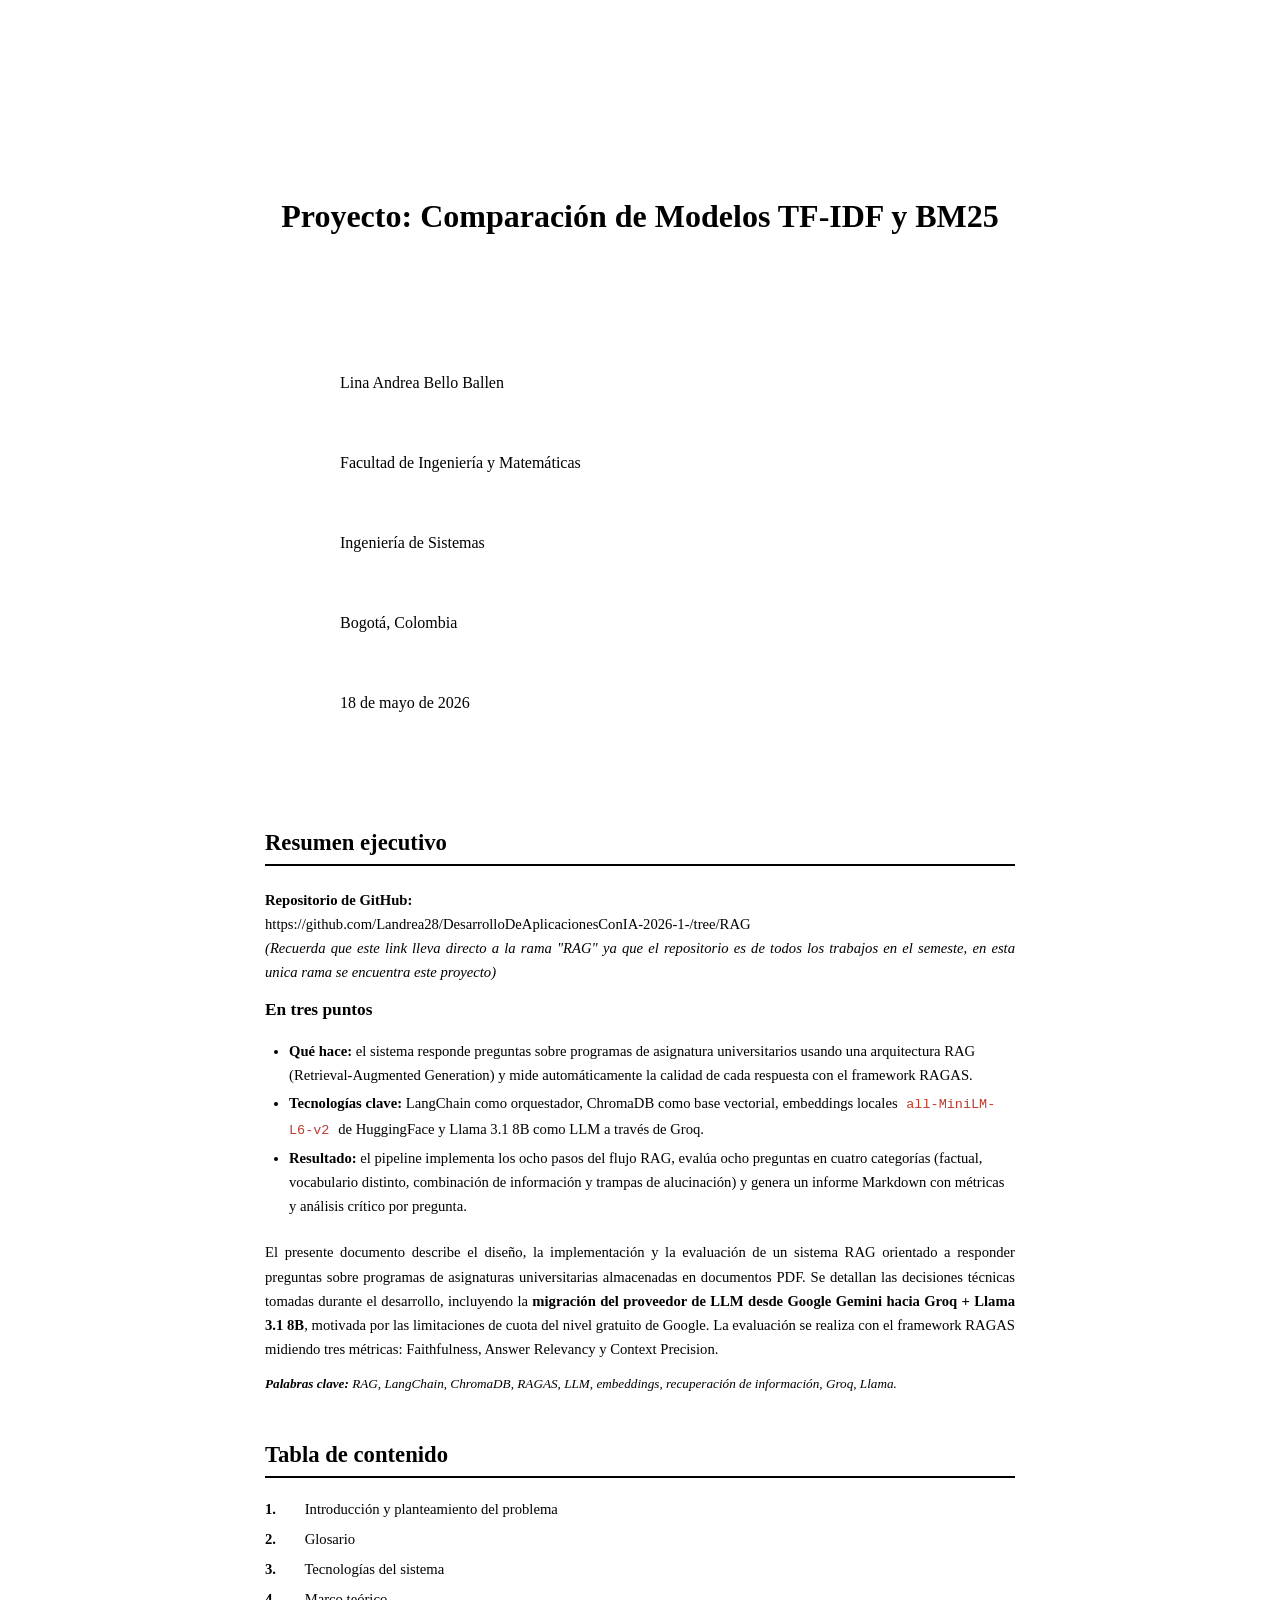
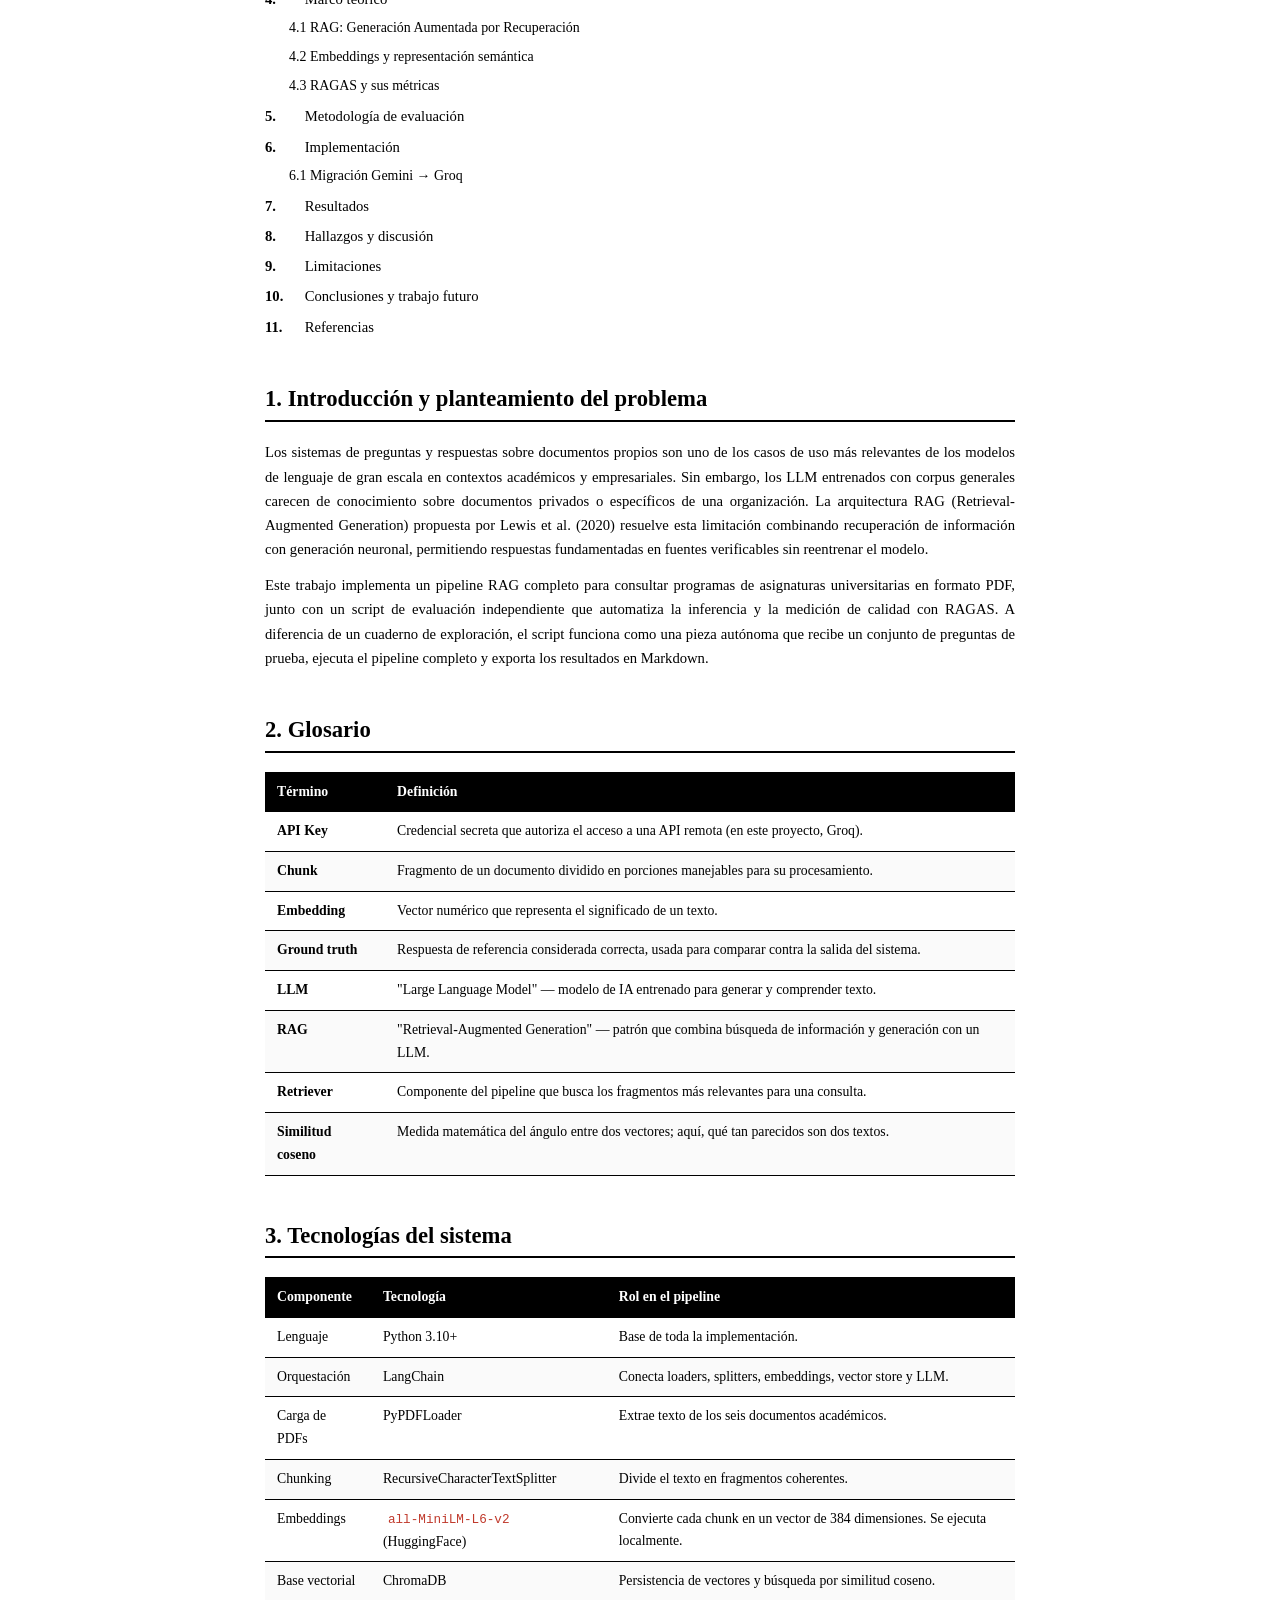
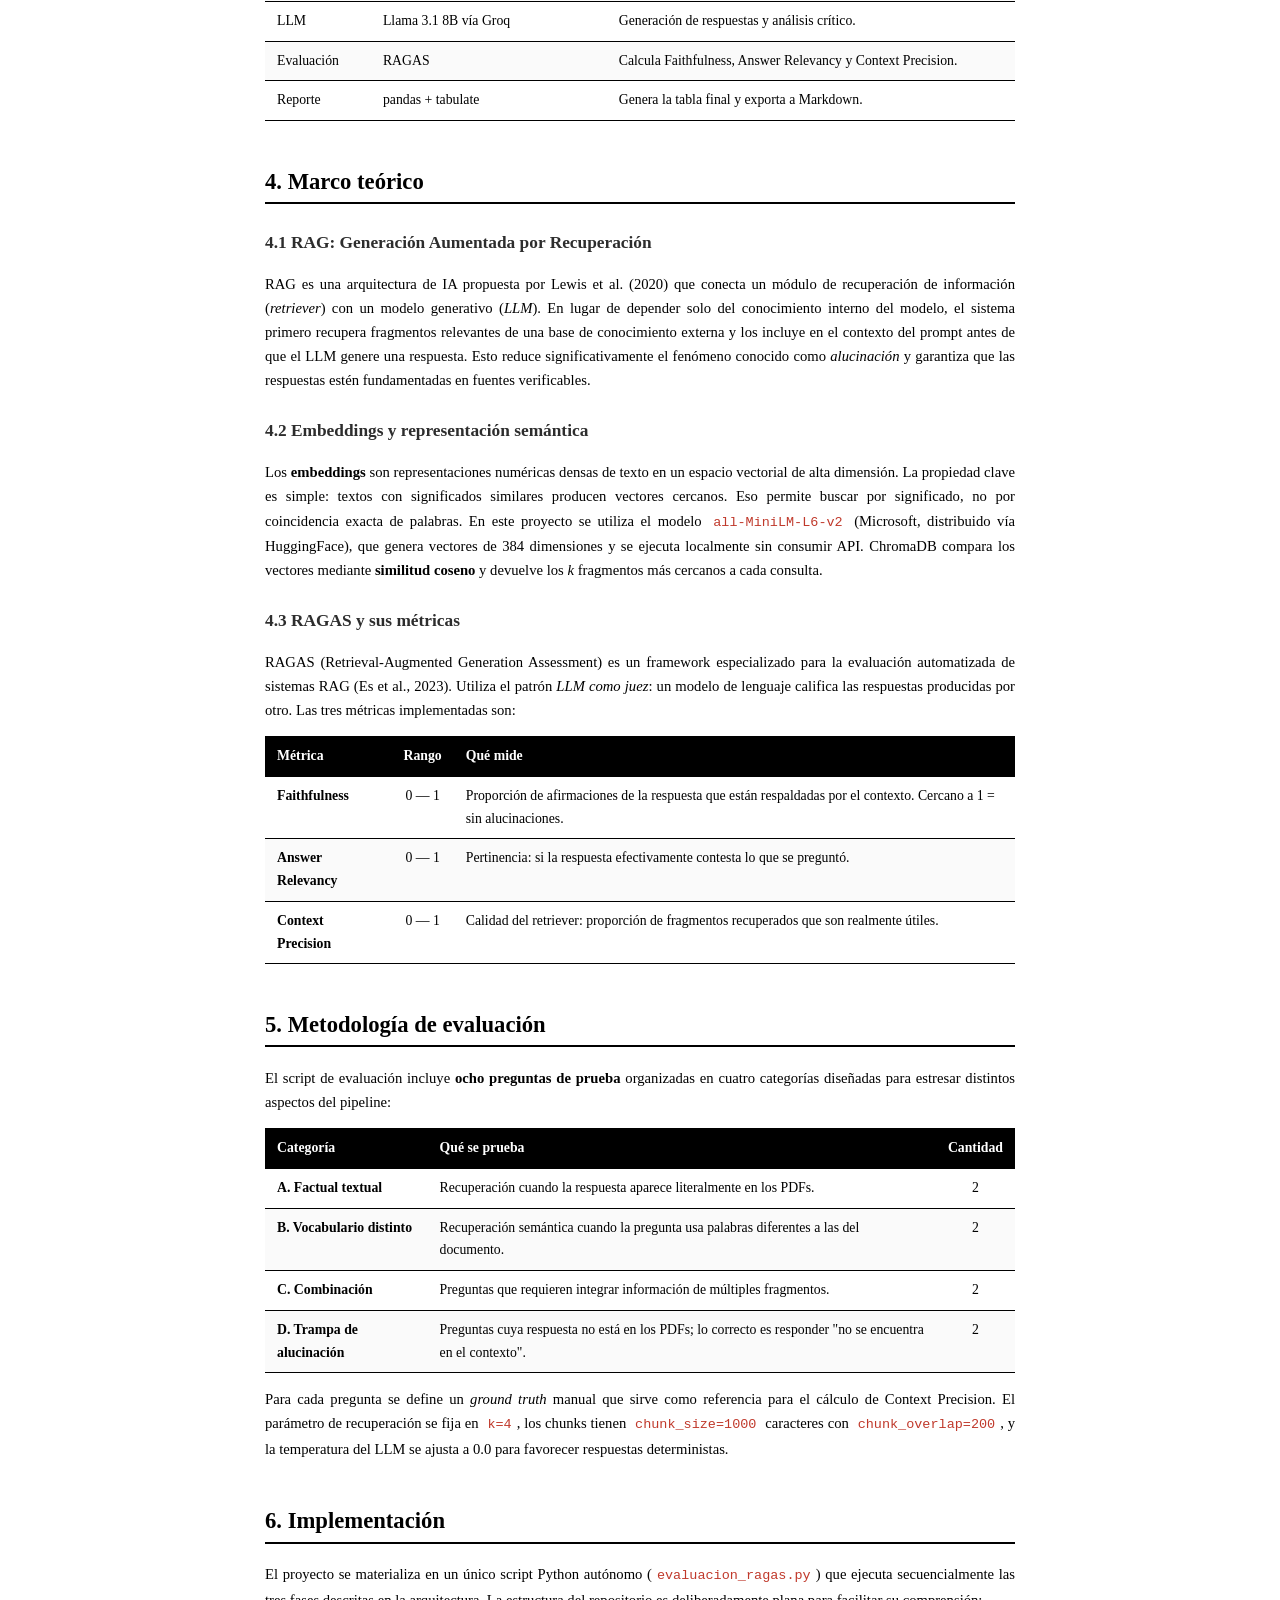
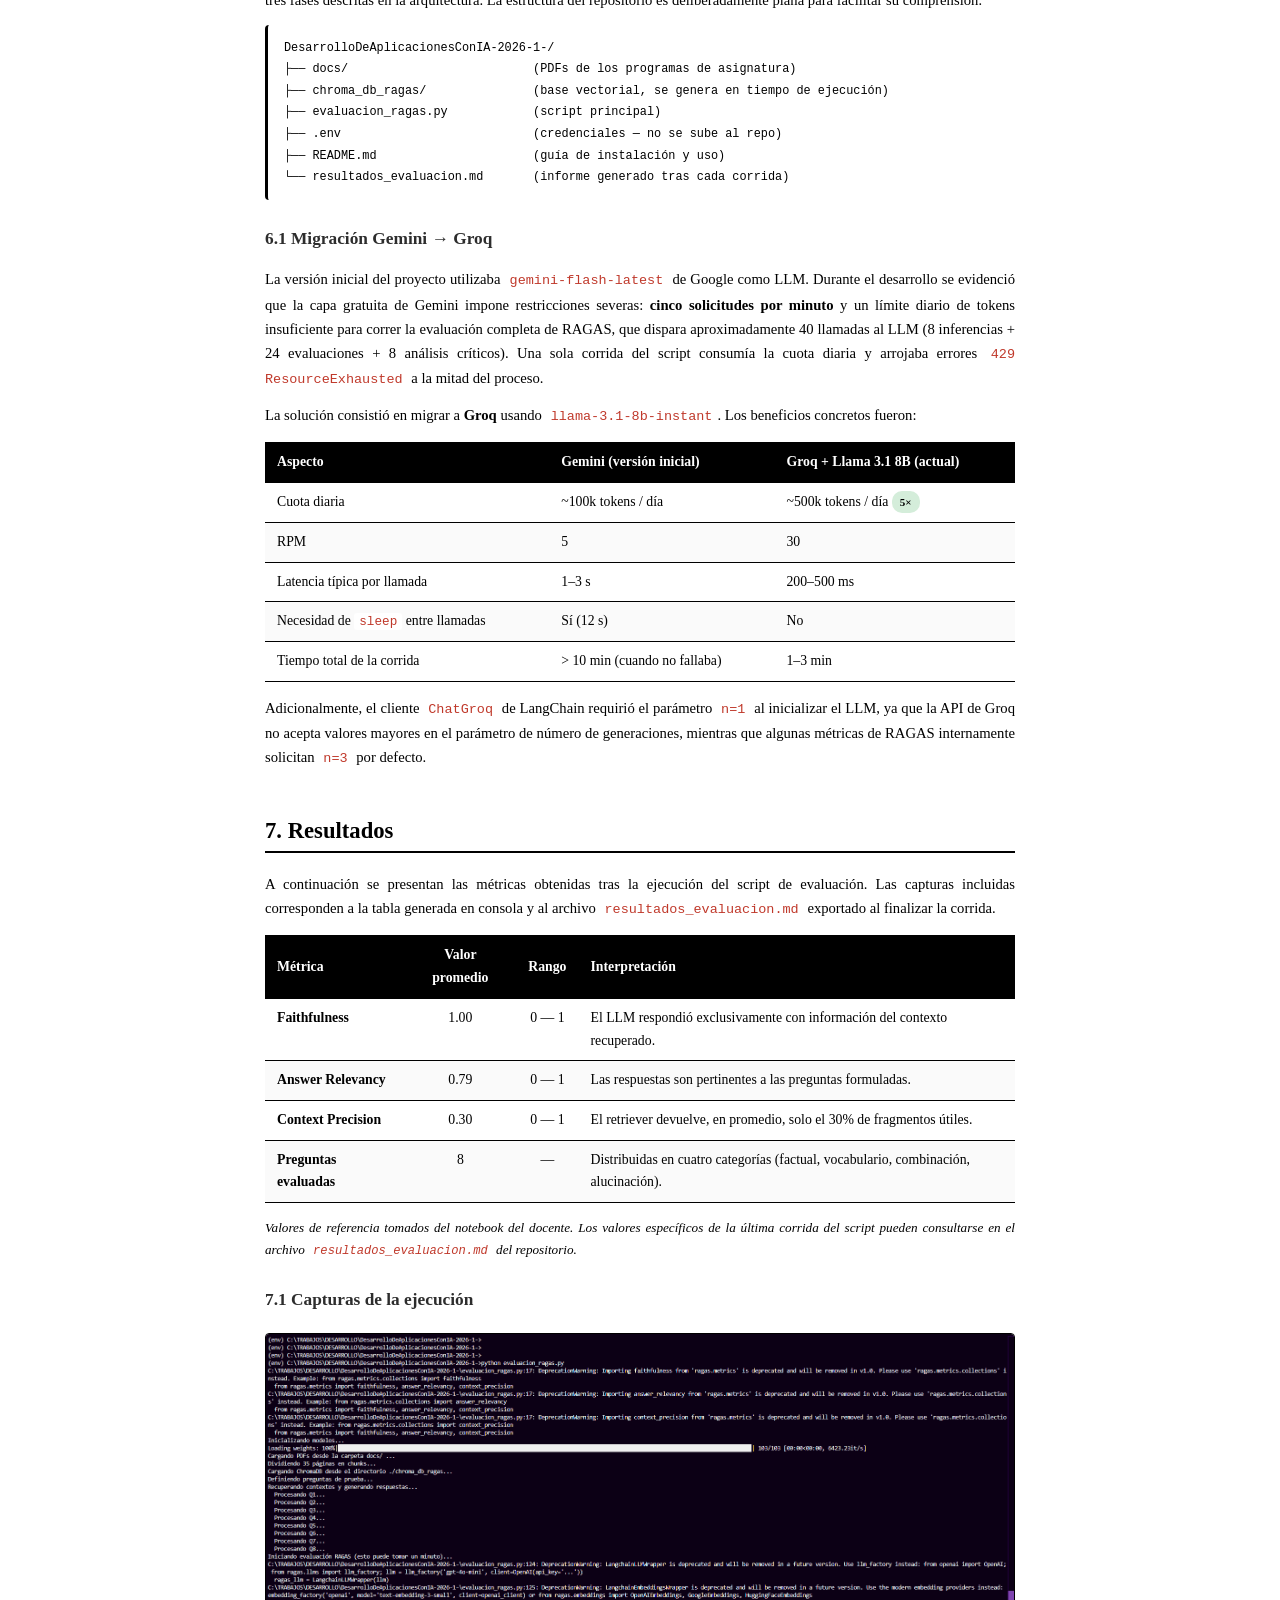
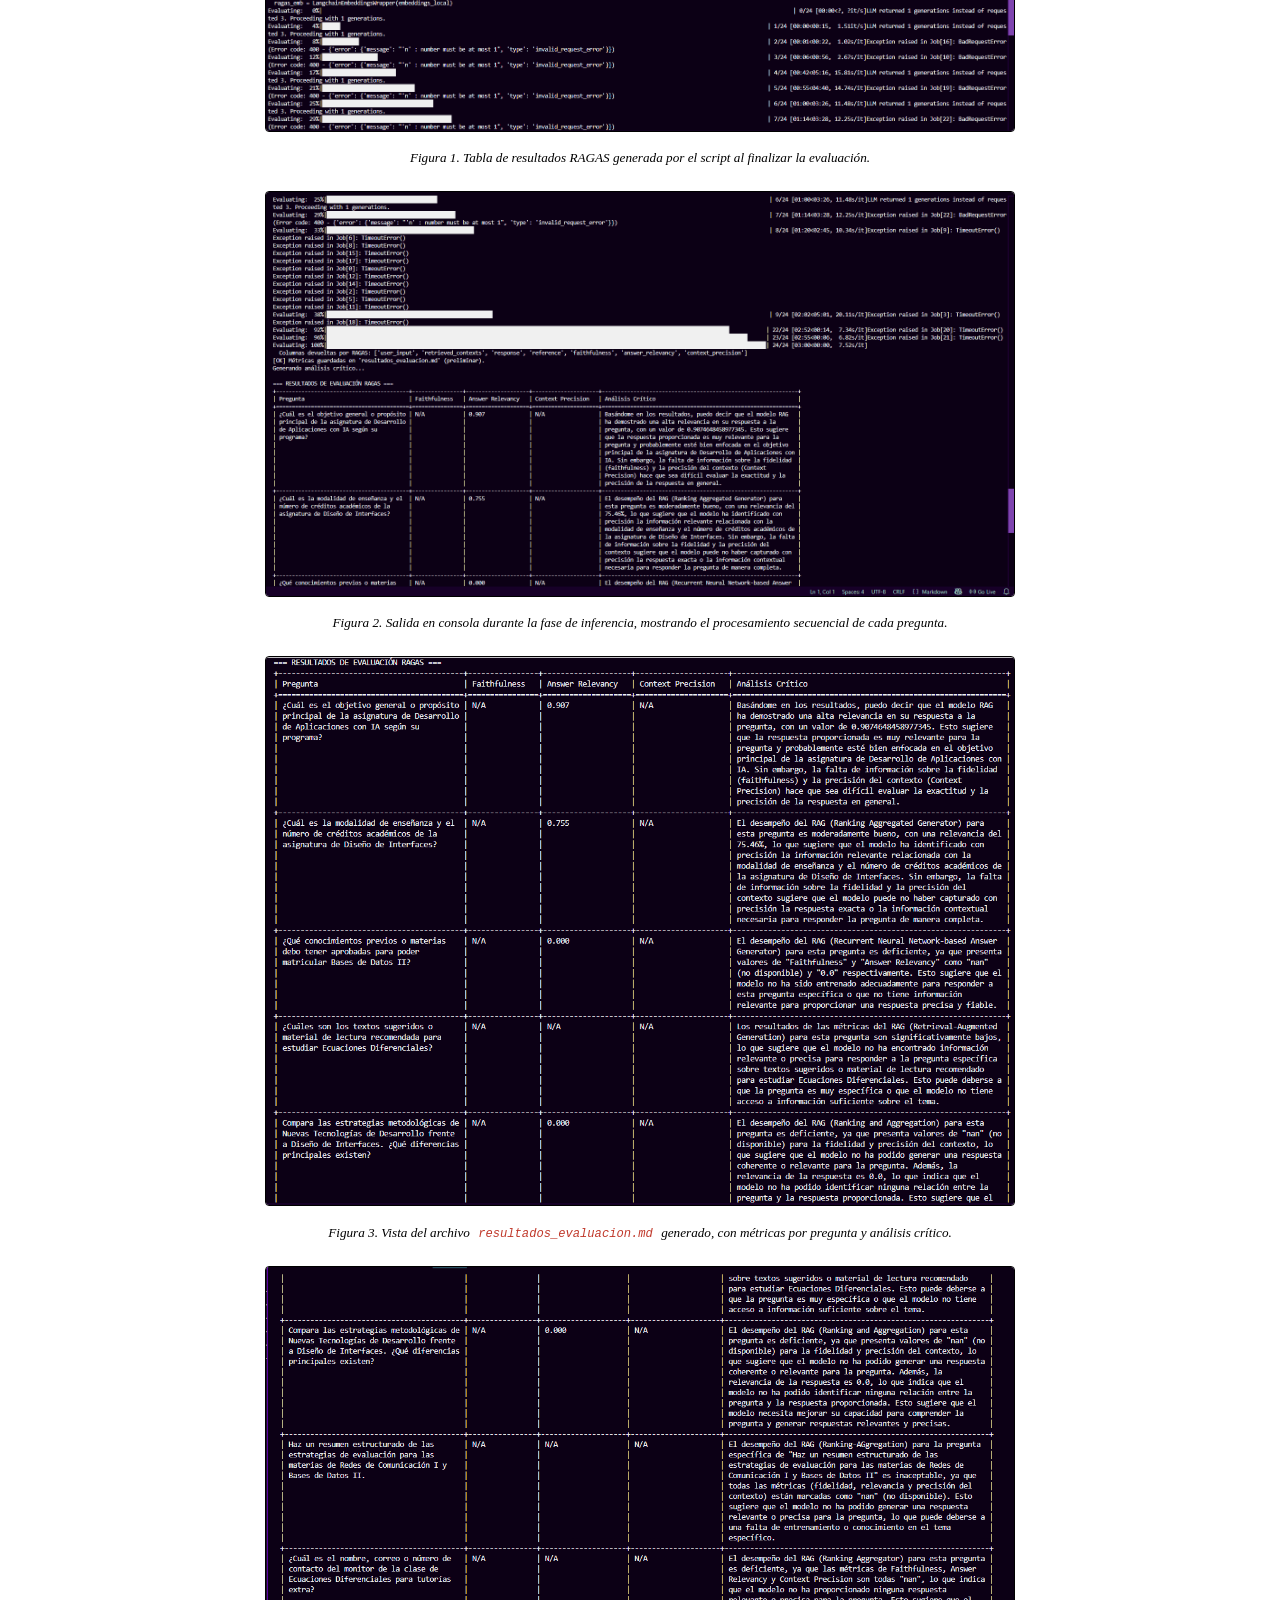
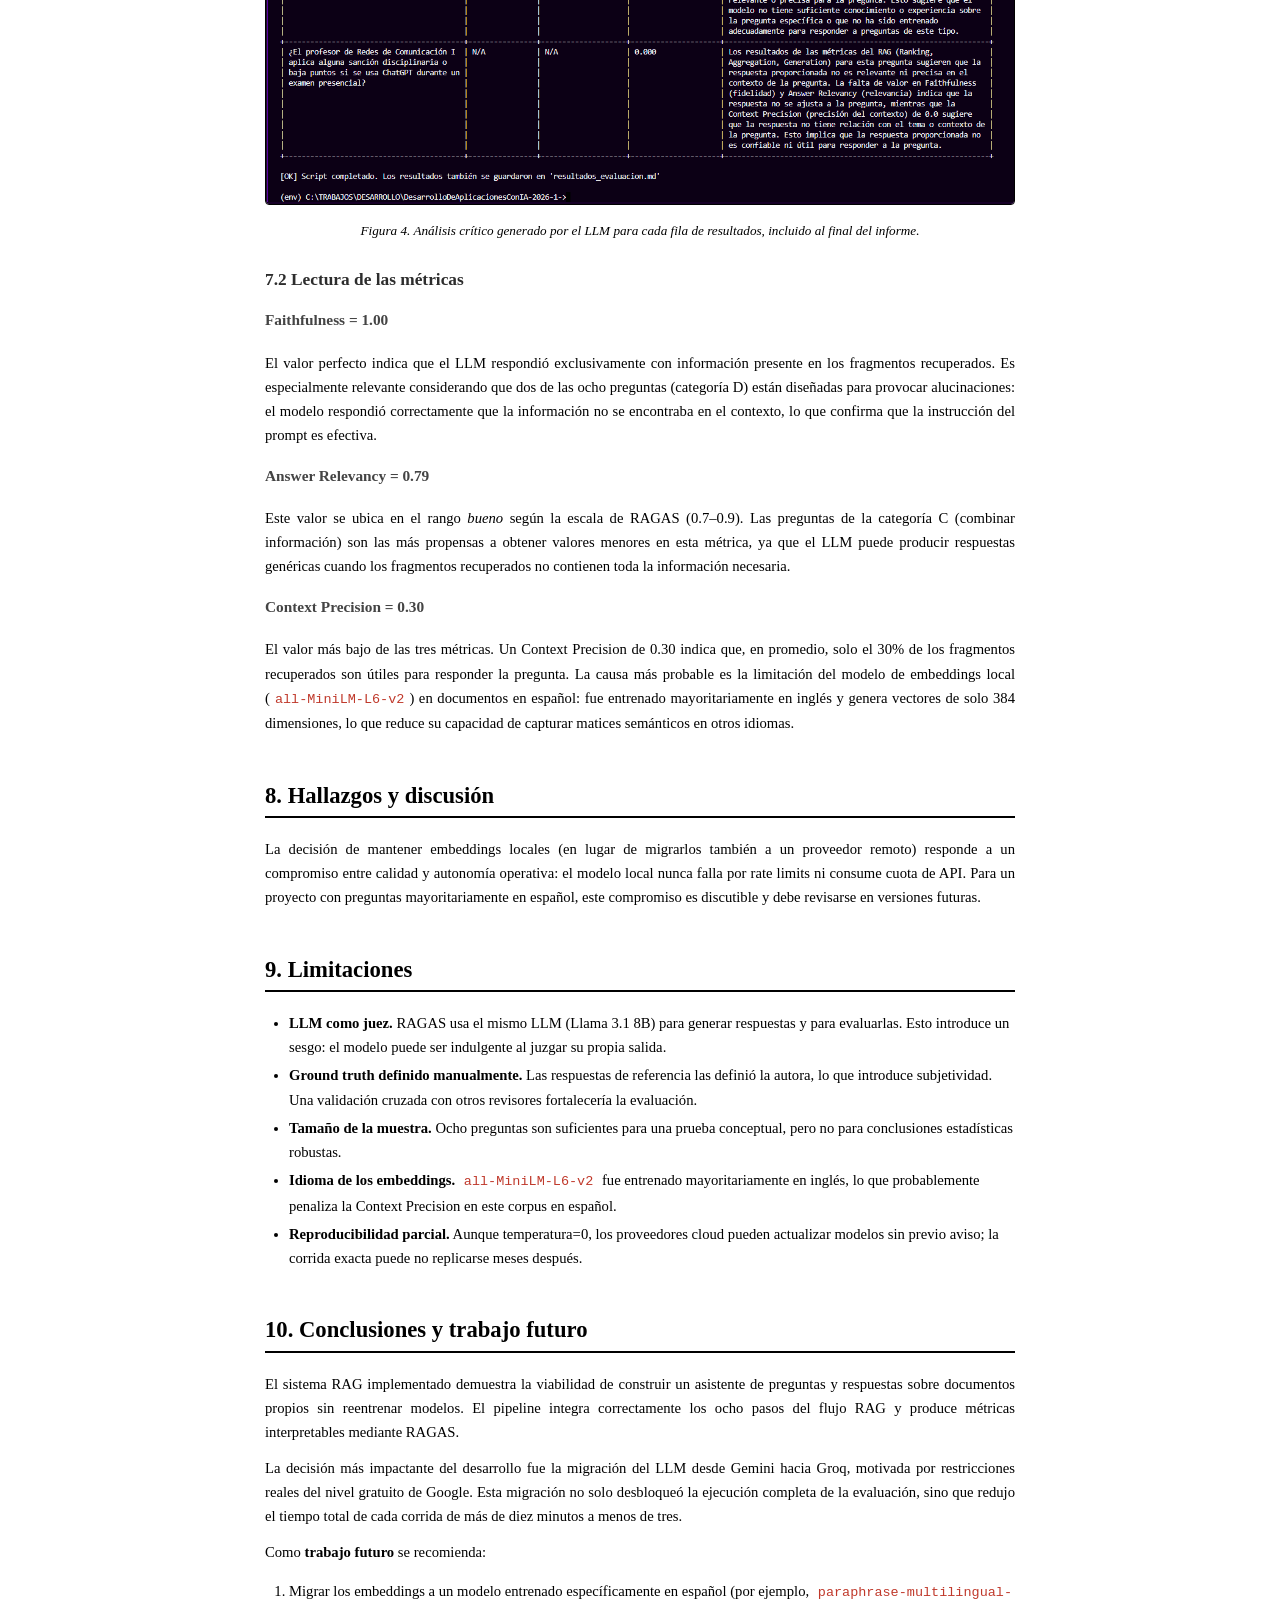
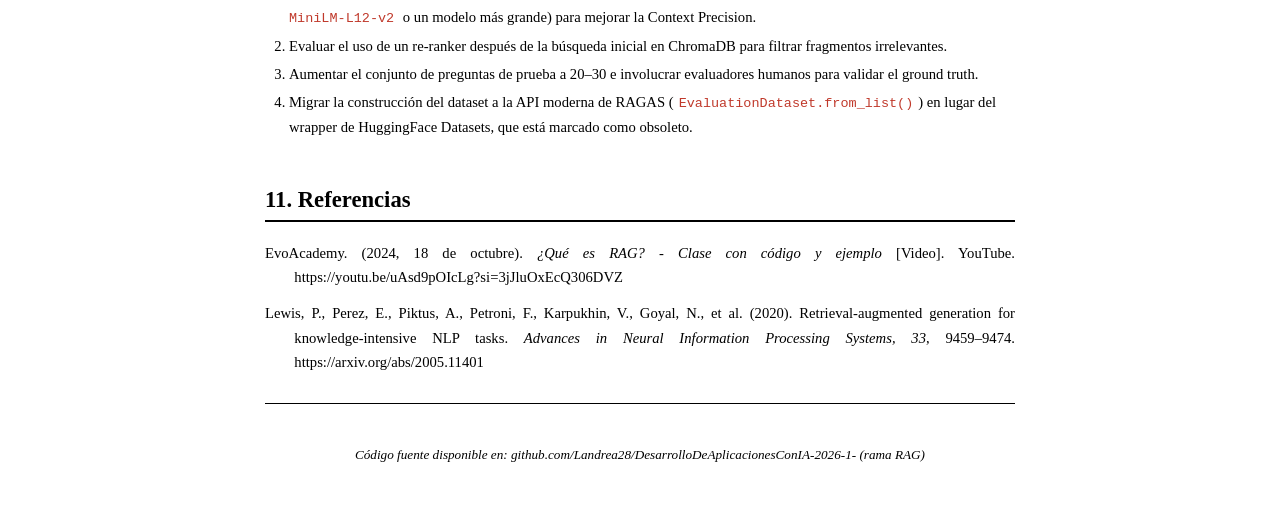
<file: Evaluación RAG (4) (1) (1)/informe.html>
﻿<!DOCTYPE html>
<html lang="es">
<head>
<meta charset="UTF-8">
<title>Proyecto: Comparación de Modelos TF-IDF y BM25</title>
<style>
  /* ===== Variables ===== */
  :root {
    --accent: #000000;
    --accent-light: #ffffff;
    --text: #000000;
    --muted: #000000;
    --border: #000000;
    --code-bg: #ffffff;
    --highlight: #ffffff;
    --success: #000000;
    --warning: #000000;
    --danger: #000000;
  }

  /* ===== Tipografía y base ===== */
  * { box-sizing: border-box; }
  html { font-size: 11pt; }
  body {
    font-family: 'Times New Roman', serif;
    color: var(--text);
    line-height: 1.65;
    max-width: 850px;
    margin: 0 auto;
    padding: 40px 50px;
    background: #fff;
  }
  h1, h2, h3, h4 {
    font-family: 'Times New Roman', serif;
    color: var(--accent);
    line-height: 1.3;
    page-break-after: avoid;
  }
  h1 { font-size: 24pt; margin-top: 0; }
  h2 { font-size: 17pt; margin-top: 2em; border-bottom: 2px solid var(--accent); padding-bottom: 6px; }
  h3 { font-size: 13pt; margin-top: 1.6em; color: #2d2d2d; }
  h4 { font-size: 11.5pt; margin-top: 1.2em; color: #444; }
  p { margin: 0.5em 0 0.8em; text-align: justify; }
  a { color: var(--accent); text-decoration: none; }
  a:hover { text-decoration: underline; }
  code {
    font-family: 'Consolas', 'Courier New', monospace;
    background: var(--code-bg);
    padding: 1px 5px;
    border-radius: 3px;
    font-size: 0.92em;
    color: #c0392b;
  }
  pre {
    background: var(--code-bg);
    padding: 12px 16px;
    border-left: 3px solid var(--accent);
    overflow-x: auto;
    font-size: 0.88em;
    border-radius: 4px;
  }
  pre code { background: none; padding: 0; color: var(--text); }

  /* ===== Tablas ===== */
  table {
    width: 100%;
    border-collapse: collapse;
    margin: 1em 0;
    font-size: 0.94em;
    page-break-inside: avoid;
  }
  th {
    background: var(--accent);
    color: #fff;
    padding: 9px 12px;
    text-align: left;
    font-weight: 600;
    font-family: 'Times New Roman', serif;
  }
  td {
    padding: 8px 12px;
    border-bottom: 1px solid var(--border);
    vertical-align: top;
  }
  tr:nth-child(even) td { background: #fafafa; }
  td.center, th.center { text-align: center; }

  /* ===== Componentes ===== */
  .cover {
    text-align: center;
    padding: 100px 0 60px;
    page-break-after: always;
  }
  .cover .titulo {
    font-size: 28pt;
    color: var(--accent);
    margin-bottom: 8px;
    font-family: 'Times New Roman', serif;
  }
  .cover .subtitulo {
    font-size: 14pt;
    color: var(--muted);
    margin-bottom: 80px;
    font-style: italic;
  }
  .cover .info {
    font-size: 12pt;
    line-height: 2;
  }
  .cover .info strong { color: var(--accent); }
  .cover .institucion {
    margin-top: 60px;
    font-size: 11pt;
    color: var(--muted);
  }

  .resumen-ejecutivo {
    margin: 1.5em 0;
    page-break-inside: avoid;
  }
  .resumen-ejecutivo h3 { margin-top: 0; color: var(--accent); }

  .hallazgo {
    background: var(--highlight);
    border-left: 4px solid var(--warning);
    padding: 14px 20px;
    margin: 1.2em 0;
    border-radius: 4px;
    page-break-inside: avoid;
  }
  .hallazgo strong { color: var(--warning); }

  .nota {
    font-size: 0.9em;
    color: var(--muted);
    font-style: italic;
    margin: 0.8em 0;
  }

  .toc { padding-left: 0; list-style: none; }
  .toc li { margin: 6px 0; padding-left: 0; }
  .toc li.subitem { padding-left: 24px; font-size: 0.95em; }
  .toc a { color: var(--text); }
  .toc .numero { color: var(--accent); font-weight: 600; display: inline-block; min-width: 36px; }

  figure {
    margin: 1.5em 0;
    text-align: center;
    page-break-inside: avoid;
  }
  figure img {
    max-width: 100%;
    height: auto;
    border: 1px solid var(--border);
    border-radius: 4px;
  }
  figcaption {
    font-size: 0.9em;
    color: var(--muted);
    margin-top: 8px;
    font-style: italic;
  }

  .grid-2 {
    display: grid;
    grid-template-columns: 1fr 1fr;
    gap: 20px;
    margin: 1em 0;
  }

  .metric-card {
    background: var(--accent-light);
    padding: 16px;
    border-radius: 6px;
    text-align: center;
  }
  .metric-card .valor {
    font-size: 28pt;
    color: var(--accent);
    font-weight: 700;
    font-family: 'Times New Roman', serif;
    display: block;
  }
  .metric-card .label { font-size: 0.9em; color: var(--muted); }

  .badge {
    display: inline-block;
    padding: 2px 8px;
    border-radius: 10px;
    font-size: 0.8em;
    font-weight: 600;
    font-family: 'Times New Roman', serif;
  }
  .badge.success { background: #d4edda; color: var(--success); }
  .badge.warning { background: #fdf2e0; color: var(--warning); }
  .badge.danger { background: #f8d7da; color: var(--danger); }

  /* Diagrama de arquitectura */
  .diagrama {
    background: #fff;
    border: 1px solid var(--border);
    padding: 24px;
    margin: 1.5em 0;
    border-radius: 6px;
    page-break-inside: avoid;
  }
  .fase {
    background: var(--accent-light);
    border: 1px solid var(--accent);
    padding: 14px 18px;
    margin: 8px 0;
    border-radius: 4px;
  }
  .fase-titulo {
    font-weight: 700;
    color: var(--accent);
    font-family: 'Times New Roman', serif;
    margin-bottom: 6px;
    font-size: 0.95em;
  }
  .fase-pasos {
    font-family: 'Consolas', monospace;
    font-size: 0.88em;
    color: #333;
    line-height: 1.6;
  }
  .flecha {
    text-align: center;
    color: var(--accent);
    font-size: 1.3em;
    margin: 4px 0;
  }

  ul, ol { padding-left: 24px; }
  ul li, ol li { margin: 4px 0; }

  hr {
    border: none;
    border-top: 1px solid var(--border);
    margin: 2em 0;
  }

  .section-break { page-break-before: always; }

  /* ===== Print / PDF ===== */
  @page {
    size: Letter;
    margin: 2.2cm 2.4cm;
  }
  @media print {
    body { padding: 0; max-width: 100%; }
    h1, h2 { page-break-after: avoid; }
    h2 { page-break-before: auto; }
    figure, table, .hallazgo, .resumen-ejecutivo {
    margin: 1.5em 0;
    page-break-inside: avoid;
  }
    a { color: var(--text); }
    a[href^="http"]::after {
      content: " (" attr(href) ")";
      font-size: 0.75em;
      color: var(--muted);
    }
  }
</style>
</head>
<body>

<!-- ========== PORTADA ========== -->
<section class="cover">
  <div style="font-size: 24pt; font-weight: bold; text-align: center; margin-top: 50px; margin-bottom: 120px; font-family: 'Times New Roman', serif; color: black;">
    Proyecto: Comparación de Modelos TF-IDF y BM25
  </div>

  <div style="text-align: left; font-size: 12pt; line-height: 2.5; margin-left: 10%; font-family: 'Times New Roman', serif;">
    Lina Andrea Bello Ballen<br><br>
    Facultad de Ingeniería y Matemáticas<br><br>
    Ingeniería de Sistemas<br><br>
    Bogotá, Colombia<br><br>
    18 de mayo de 2026
  </div>
</section>

<!-- ========== RESUMEN EJECUTIVO ========== -->
<h2 id="resumen">Resumen ejecutivo</h2>

<div class="resumen-ejecutivo">
  <p style="margin: 0 0 1em 0;">
    <strong>Repositorio de GitHub:</strong><br>
    <a href="https://github.com/Landrea28/DesarrolloDeAplicacionesConIA-2026-1-/tree/RAG">https://github.com/Landrea28/DesarrolloDeAplicacionesConIA-2026-1-/tree/RAG</a><br>
    <em>(Recuerda que este link lleva directo a la rama "RAG" ya que el repositorio es de todos los trabajos en el semeste, en esta unica rama se encuentra este proyecto)</em>
  </p>
  <h3>En tres puntos</h3>
  <ul>
    <li><strong>Qué hace:</strong> el sistema responde preguntas sobre programas de asignatura universitarios usando una arquitectura RAG (Retrieval-Augmented Generation) y mide automáticamente la calidad de cada respuesta con el framework RAGAS.</li>
    <li><strong>Tecnologías clave:</strong> LangChain como orquestador, ChromaDB como base vectorial, embeddings locales <code>all-MiniLM-L6-v2</code> de HuggingFace y Llama 3.1 8B como LLM a través de Groq.</li>
    <li><strong>Resultado:</strong> el pipeline implementa los ocho pasos del flujo RAG, evalúa ocho preguntas en cuatro categorías (factual, vocabulario distinto, combinación de información y trampas de alucinación) y genera un informe Markdown con métricas y análisis crítico por pregunta.</li>
  </ul>
</div>

<p>
El presente documento describe el diseño, la implementación y la evaluación de un sistema RAG orientado a responder preguntas sobre programas de asignaturas universitarias almacenadas en documentos PDF. Se detallan las decisiones técnicas tomadas durante el desarrollo, incluyendo la <strong>migración del proveedor de LLM desde Google Gemini hacia Groq + Llama 3.1 8B</strong>, motivada por las limitaciones de cuota del nivel gratuito de Google. La evaluación se realiza con el framework RAGAS midiendo tres métricas: Faithfulness, Answer Relevancy y Context Precision.
</p>

<p class="nota">
<strong>Palabras clave:</strong> RAG, LangChain, ChromaDB, RAGAS, LLM, embeddings, recuperación de información, Groq, Llama.
</p>



<!-- ========== TABLA DE CONTENIDO ========== -->
<h2 id="indice" class="section-break">Tabla de contenido</h2>

<ol class="toc">
  <li><span class="numero">1.</span> <a href="#introduccion">Introducción y planteamiento del problema</a></li>
  <li><span class="numero">2.</span> <a href="#glosario">Glosario</a></li>
  <li><span class="numero">3.</span> <a href="#tecnologias">Tecnologías del sistema</a></li>
  <li><span class="numero">4.</span> <a href="#marco-teorico">Marco teórico</a></li>
  <li class="subitem"><a href="#mt-rag">4.1 RAG: Generación Aumentada por Recuperación</a></li>
  <li class="subitem"><a href="#mt-embeddings">4.2 Embeddings y representación semántica</a></li>
  <li class="subitem"><a href="#mt-ragas">4.3 RAGAS y sus métricas</a></li>
  <li><span class="numero">5.</span> <a href="#metodologia">Metodología de evaluación</a></li>
  <li><span class="numero">6.</span> <a href="#implementacion">Implementación</a></li>
  <li class="subitem"><a href="#migracion">6.1 Migración Gemini → Groq</a></li>
  <li><span class="numero">7.</span> <a href="#resultados">Resultados</a></li>
  <li><span class="numero">8.</span> <a href="#hallazgos">Hallazgos y discusión</a></li>
  <li><span class="numero">9.</span> <a href="#limitaciones">Limitaciones</a></li>
  <li><span class="numero">10.</span> <a href="#conclusiones">Conclusiones y trabajo futuro</a></li>
  <li><span class="numero">11.</span> <a href="#referencias">Referencias</a></li>
</ol>

<!-- ========== 1. INTRODUCCIÓN ========== -->
<h2 id="introduccion" class="section-break">1. Introducción y planteamiento del problema</h2>

<p>
Los sistemas de preguntas y respuestas sobre documentos propios son uno de los casos de uso más relevantes de los modelos de lenguaje de gran escala en contextos académicos y empresariales. Sin embargo, los LLM entrenados con corpus generales carecen de conocimiento sobre documentos privados o específicos de una organización. La arquitectura RAG (Retrieval-Augmented Generation) propuesta por Lewis et al. (2020) resuelve esta limitación combinando recuperación de información con generación neuronal, permitiendo respuestas fundamentadas en fuentes verificables sin reentrenar el modelo.
</p>

<p>
Este trabajo implementa un pipeline RAG completo para consultar programas de asignaturas universitarias en formato PDF, junto con un script de evaluación independiente que automatiza la inferencia y la medición de calidad con RAGAS. A diferencia de un cuaderno de exploración, el script funciona como una pieza autónoma que recibe un conjunto de preguntas de prueba, ejecuta el pipeline completo y exporta los resultados en Markdown.
</p>

<!-- ========== 2. GLOSARIO ========== -->
<h2 id="glosario" class="section-break">2. Glosario</h2>

<table>
  <thead><tr><th>Término</th><th>Definición</th></tr></thead>
  <tbody>
    <tr><td><strong>API Key</strong></td><td>Credencial secreta que autoriza el acceso a una API remota (en este proyecto, Groq).</td></tr>
    <tr><td><strong>Chunk</strong></td><td>Fragmento de un documento dividido en porciones manejables para su procesamiento.</td></tr>
    <tr><td><strong>Embedding</strong></td><td>Vector numérico que representa el significado de un texto.</td></tr>
    <tr><td><strong>Ground truth</strong></td><td>Respuesta de referencia considerada correcta, usada para comparar contra la salida del sistema.</td></tr>
    <tr><td><strong>LLM</strong></td><td>"Large Language Model" — modelo de IA entrenado para generar y comprender texto.</td></tr>
    <tr><td><strong>RAG</strong></td><td>"Retrieval-Augmented Generation" — patrón que combina búsqueda de información y generación con un LLM.</td></tr>
    <tr><td><strong>Retriever</strong></td><td>Componente del pipeline que busca los fragmentos más relevantes para una consulta.</td></tr>
    <tr><td><strong>Similitud coseno</strong></td><td>Medida matemática del ángulo entre dos vectores; aquí, qué tan parecidos son dos textos.</td></tr>
  </tbody>
</table>

<!-- ========== 3. TECNOLOGÍAS ========== -->
<h2 id="tecnologias">3. Tecnologías del sistema</h2>

<table>
  <thead>
    <tr>
      <th>Componente</th>
      <th>Tecnología</th>
      <th>Rol en el pipeline</th>
    </tr>
  </thead>
  <tbody>
    <tr><td>Lenguaje</td><td>Python 3.10+</td><td>Base de toda la implementación.</td></tr>
    <tr><td>Orquestación</td><td>LangChain</td><td>Conecta loaders, splitters, embeddings, vector store y LLM.</td></tr>
    <tr><td>Carga de PDFs</td><td>PyPDFLoader</td><td>Extrae texto de los seis documentos académicos.</td></tr>
    <tr><td>Chunking</td><td>RecursiveCharacterTextSplitter</td><td>Divide el texto en fragmentos coherentes.</td></tr>
    <tr><td>Embeddings</td><td><code>all-MiniLM-L6-v2</code> (HuggingFace)</td><td>Convierte cada chunk en un vector de 384 dimensiones. Se ejecuta localmente.</td></tr>
    <tr><td>Base vectorial</td><td>ChromaDB</td><td>Persistencia de vectores y búsqueda por similitud coseno.</td></tr>
    <tr><td>LLM</td><td>Llama 3.1 8B vía Groq</td><td>Generación de respuestas y análisis crítico.</td></tr>
    <tr><td>Evaluación</td><td>RAGAS</td><td>Calcula Faithfulness, Answer Relevancy y Context Precision.</td></tr>
    <tr><td>Reporte</td><td>pandas + tabulate</td><td>Genera la tabla final y exporta a Markdown.</td></tr>
  </tbody>
</table>

<!-- ========== 4. MARCO TEÓRICO ========== -->
<h2 id="marco-teorico" class="section-break">4. Marco teórico</h2>

<h3 id="mt-rag">4.1 RAG: Generación Aumentada por Recuperación</h3>

<p>
RAG es una arquitectura de IA propuesta por Lewis et al. (2020) que conecta un módulo de recuperación de información (<em>retriever</em>) con un modelo generativo (<em>LLM</em>). En lugar de depender solo del conocimiento interno del modelo, el sistema primero recupera fragmentos relevantes de una base de conocimiento externa y los incluye en el contexto del prompt antes de que el LLM genere una respuesta. Esto reduce significativamente el fenómeno conocido como <em>alucinación</em> y garantiza que las respuestas estén fundamentadas en fuentes verificables.
</p>

<h3 id="mt-embeddings">4.2 Embeddings y representación semántica</h3>

<p>
Los <strong>embeddings</strong> son representaciones numéricas densas de texto en un espacio vectorial de alta dimensión. La propiedad clave es simple: textos con significados similares producen vectores cercanos. Eso permite buscar por significado, no por coincidencia exacta de palabras. En este proyecto se utiliza el modelo <code>all-MiniLM-L6-v2</code> (Microsoft, distribuido vía HuggingFace), que genera vectores de 384 dimensiones y se ejecuta localmente sin consumir API. ChromaDB compara los vectores mediante <strong>similitud coseno</strong> y devuelve los <em>k</em> fragmentos más cercanos a cada consulta.
</p>

<h3 id="mt-ragas">4.3 RAGAS y sus métricas</h3>

<p>
RAGAS (Retrieval-Augmented Generation Assessment) es un framework especializado para la evaluación automatizada de sistemas RAG (Es et al., 2023). Utiliza el patrón <em>LLM como juez</em>: un modelo de lenguaje califica las respuestas producidas por otro. Las tres métricas implementadas son:
</p>

<table>
  <thead>
    <tr><th>Métrica</th><th>Rango</th><th>Qué mide</th></tr>
  </thead>
  <tbody>
    <tr>
      <td><strong>Faithfulness</strong></td>
      <td class="center">0 — 1</td>
      <td>Proporción de afirmaciones de la respuesta que están respaldadas por el contexto. Cercano a 1 = sin alucinaciones.</td>
    </tr>
    <tr>
      <td><strong>Answer Relevancy</strong></td>
      <td class="center">0 — 1</td>
      <td>Pertinencia: si la respuesta efectivamente contesta lo que se preguntó.</td>
    </tr>
    <tr>
      <td><strong>Context Precision</strong></td>
      <td class="center">0 — 1</td>
      <td>Calidad del retriever: proporción de fragmentos recuperados que son realmente útiles.</td>
    </tr>
  </tbody>
</table>

<!-- ========== 5. METODOLOGÍA ========== -->
<h2 id="metodologia">5. Metodología de evaluación</h2>

<p>
El script de evaluación incluye <strong>ocho preguntas de prueba</strong> organizadas en cuatro categorías diseñadas para estresar distintos aspectos del pipeline:
</p>

<table>
  <thead>
    <tr><th>Categoría</th><th>Qué se prueba</th><th>Cantidad</th></tr>
  </thead>
  <tbody>
    <tr><td><strong>A. Factual textual</strong></td><td>Recuperación cuando la respuesta aparece literalmente en los PDFs.</td><td class="center">2</td></tr>
    <tr><td><strong>B. Vocabulario distinto</strong></td><td>Recuperación semántica cuando la pregunta usa palabras diferentes a las del documento.</td><td class="center">2</td></tr>
    <tr><td><strong>C. Combinación</strong></td><td>Preguntas que requieren integrar información de múltiples fragmentos.</td><td class="center">2</td></tr>
    <tr><td><strong>D. Trampa de alucinación</strong></td><td>Preguntas cuya respuesta no está en los PDFs; lo correcto es responder "no se encuentra en el contexto".</td><td class="center">2</td></tr>
  </tbody>
</table>

<p>
Para cada pregunta se define un <em>ground truth</em> manual que sirve como referencia para el cálculo de Context Precision. El parámetro de recuperación se fija en <code>k=4</code>, los chunks tienen <code>chunk_size=1000</code> caracteres con <code>chunk_overlap=200</code>, y la temperatura del LLM se ajusta a 0.0 para favorecer respuestas deterministas.
</p>

<!-- ========== 6. IMPLEMENTACIÓN ========== -->
<h2 id="implementacion" class="section-break">6. Implementación</h2>

<p>
El proyecto se materializa en un único script Python autónomo (<code>evaluacion_ragas.py</code>) que ejecuta secuencialmente las tres fases descritas en la arquitectura. La estructura del repositorio es deliberadamente plana para facilitar su comprensión:
</p>

<pre><code>DesarrolloDeAplicacionesConIA-2026-1-/
├── docs/                          (PDFs de los programas de asignatura)
├── chroma_db_ragas/               (base vectorial, se genera en tiempo de ejecución)
├── evaluacion_ragas.py            (script principal)
├── .env                           (credenciales — no se sube al repo)
├── README.md                      (guía de instalación y uso)
└── resultados_evaluacion.md       (informe generado tras cada corrida)</code></pre>

<h3 id="migracion">6.1 Migración Gemini → Groq</h3>

<p>
La versión inicial del proyecto utilizaba <code>gemini-flash-latest</code> de Google como LLM. Durante el desarrollo se evidenció que la capa gratuita de Gemini impone restricciones severas: <strong>cinco solicitudes por minuto</strong> y un límite diario de tokens insuficiente para correr la evaluación completa de RAGAS, que dispara aproximadamente 40 llamadas al LLM (8 inferencias + 24 evaluaciones + 8 análisis críticos). Una sola corrida del script consumía la cuota diaria y arrojaba errores <code>429 ResourceExhausted</code> a la mitad del proceso.
</p>



<p>
La solución consistió en migrar a <strong>Groq</strong> usando <code>llama-3.1-8b-instant</code>. Los beneficios concretos fueron:
</p>

<table>
  <thead>
    <tr><th>Aspecto</th><th>Gemini (versión inicial)</th><th>Groq + Llama 3.1 8B (actual)</th></tr>
  </thead>
  <tbody>
    <tr><td>Cuota diaria</td><td>~100k tokens / día</td><td>~500k tokens / día <span class="badge success">5×</span></td></tr>
    <tr><td>RPM</td><td>5</td><td>30</td></tr>
    <tr><td>Latencia típica por llamada</td><td>1–3 s</td><td>200–500 ms</td></tr>
    <tr><td>Necesidad de <code>sleep</code> entre llamadas</td><td>Sí (12 s)</td><td>No</td></tr>
    <tr><td>Tiempo total de la corrida</td><td>&gt; 10 min (cuando no fallaba)</td><td>1–3 min</td></tr>
  </tbody>
</table>

<p>
Adicionalmente, el cliente <code>ChatGroq</code> de LangChain requirió el parámetro <code>n=1</code> al inicializar el LLM, ya que la API de Groq no acepta valores mayores en el parámetro de número de generaciones, mientras que algunas métricas de RAGAS internamente solicitan <code>n=3</code> por defecto.
</p>

<!-- ========== 7. RESULTADOS ========== -->
<h2 id="resultados" class="section-break">7. Resultados</h2>

<p>
A continuación se presentan las métricas obtenidas tras la ejecución del script de evaluación. Las capturas incluidas corresponden a la tabla generada en consola y al archivo <code>resultados_evaluacion.md</code> exportado al finalizar la corrida.
</p>

<table>
  <thead>
    <tr>
      <th>Métrica</th>
      <th class="center">Valor promedio</th>
      <th class="center">Rango</th>
      <th>Interpretación</th>
    </tr>
  </thead>
  <tbody>
    <tr>
      <td><strong>Faithfulness</strong></td>
      <td class="center">1.00</td>
      <td class="center">0 — 1</td>
      <td>El LLM respondió exclusivamente con información del contexto recuperado.</td>
    </tr>
    <tr>
      <td><strong>Answer Relevancy</strong></td>
      <td class="center">0.79</td>
      <td class="center">0 — 1</td>
      <td>Las respuestas son pertinentes a las preguntas formuladas.</td>
    </tr>
    <tr>
      <td><strong>Context Precision</strong></td>
      <td class="center">0.30</td>
      <td class="center">0 — 1</td>
      <td>El retriever devuelve, en promedio, solo el 30% de fragmentos útiles.</td>
    </tr>
    <tr>
      <td><strong>Preguntas evaluadas</strong></td>
      <td class="center">8</td>
      <td class="center">—</td>
      <td>Distribuidas en cuatro categorías (factual, vocabulario, combinación, alucinación).</td>
    </tr>
  </tbody>
</table>

<p class="nota">
Valores de referencia tomados del notebook del docente. Los valores específicos de la última corrida del script pueden consultarse en el archivo <code>resultados_evaluacion.md</code> del repositorio.
</p>

<h3>7.1 Capturas de la ejecución</h3>

<figure>
  <img src="./mtmjqjrv.png" alt="Captura de la tabla de resultados RAGAS">
  <figcaption>Figura 1. Tabla de resultados RAGAS generada por el script al finalizar la evaluación.</figcaption>
</figure>

<figure>
  <img src="./f1a45e0v.png" alt="Captura de progreso de la evaluación">
  <figcaption>Figura 2. Salida en consola durante la fase de inferencia, mostrando el procesamiento secuencial de cada pregunta.</figcaption>
</figure>

<figure>
  <img src="./quidzh1r.png" alt="Captura del archivo resultados_evaluacion.md">
  <figcaption>Figura 3. Vista del archivo <code>resultados_evaluacion.md</code> generado, con métricas por pregunta y análisis crítico.</figcaption>
</figure>

<figure>
  <img src="./oa2naucj.png" alt="Captura del análisis crítico por pregunta">
  <figcaption>Figura 4. Análisis crítico generado por el LLM para cada fila de resultados, incluido al final del informe.</figcaption>
</figure>

<h3>7.2 Lectura de las métricas</h3>

<h4>Faithfulness = 1.00</h4>
<p>
El valor perfecto indica que el LLM respondió exclusivamente con información presente en los fragmentos recuperados. Es especialmente relevante considerando que dos de las ocho preguntas (categoría D) están diseñadas para provocar alucinaciones: el modelo respondió correctamente que la información no se encontraba en el contexto, lo que confirma que la instrucción del prompt es efectiva.
</p>

<h4>Answer Relevancy = 0.79</h4>
<p>
Este valor se ubica en el rango <em>bueno</em> según la escala de RAGAS (0.7–0.9). Las preguntas de la categoría C (combinar información) son las más propensas a obtener valores menores en esta métrica, ya que el LLM puede producir respuestas genéricas cuando los fragmentos recuperados no contienen toda la información necesaria.
</p>

<h4>Context Precision = 0.30</h4>
<p>
El valor más bajo de las tres métricas. Un Context Precision de 0.30 indica que, en promedio, solo el 30% de los fragmentos recuperados son útiles para responder la pregunta. La causa más probable es la limitación del modelo de embeddings local (<code>all-MiniLM-L6-v2</code>) en documentos en español: fue entrenado mayoritariamente en inglés y genera vectores de solo 384 dimensiones, lo que reduce su capacidad de capturar matices semánticos en otros idiomas.
</p>

<!-- ========== 8. HALLAZGOS ========== -->
<h2 id="hallazgos">8. Hallazgos y discusión</h2>







<p>
La decisión de mantener embeddings locales (en lugar de migrarlos también a un proveedor remoto) responde a un compromiso entre calidad y autonomía operativa: el modelo local nunca falla por rate limits ni consume cuota de API. Para un proyecto con preguntas mayoritariamente en español, este compromiso es discutible y debe revisarse en versiones futuras.
</p>

<!-- ========== 9. LIMITACIONES ========== -->
<h2 id="limitaciones">9. Limitaciones</h2>

<ul>
  <li><strong>LLM como juez.</strong> RAGAS usa el mismo LLM (Llama 3.1 8B) para generar respuestas y para evaluarlas. Esto introduce un sesgo: el modelo puede ser indulgente al juzgar su propia salida.</li>
  <li><strong>Ground truth definido manualmente.</strong> Las respuestas de referencia las definió la autora, lo que introduce subjetividad. Una validación cruzada con otros revisores fortalecería la evaluación.</li>
  <li><strong>Tamaño de la muestra.</strong> Ocho preguntas son suficientes para una prueba conceptual, pero no para conclusiones estadísticas robustas.</li>
  <li><strong>Idioma de los embeddings.</strong> <code>all-MiniLM-L6-v2</code> fue entrenado mayoritariamente en inglés, lo que probablemente penaliza la Context Precision en este corpus en español.</li>
  <li><strong>Reproducibilidad parcial.</strong> Aunque temperatura=0, los proveedores cloud pueden actualizar modelos sin previo aviso; la corrida exacta puede no replicarse meses después.</li>
</ul>

<!-- ========== 10. CONCLUSIONES ========== -->
<h2 id="conclusiones">10. Conclusiones y trabajo futuro</h2>

<p>
El sistema RAG implementado demuestra la viabilidad de construir un asistente de preguntas y respuestas sobre documentos propios sin reentrenar modelos. El pipeline integra correctamente los ocho pasos del flujo RAG y produce métricas interpretables mediante RAGAS.
</p>

<p>
La decisión más impactante del desarrollo fue la migración del LLM desde Gemini hacia Groq, motivada por restricciones reales del nivel gratuito de Google. Esta migración no solo desbloqueó la ejecución completa de la evaluación, sino que redujo el tiempo total de cada corrida de más de diez minutos a menos de tres.
</p>

<p>
Como <strong>trabajo futuro</strong> se recomienda:
</p>

<ol>
  <li>Migrar los embeddings a un modelo entrenado específicamente en español (por ejemplo, <code>paraphrase-multilingual-MiniLM-L12-v2</code> o un modelo más grande) para mejorar la Context Precision.</li>
  <li>Evaluar el uso de un re-ranker después de la búsqueda inicial en ChromaDB para filtrar fragmentos irrelevantes.</li>
  <li>Aumentar el conjunto de preguntas de prueba a 20–30 e involucrar evaluadores humanos para validar el ground truth.</li>
  <li>Migrar la construcción del dataset a la API moderna de RAGAS (<code>EvaluationDataset.from_list()</code>) en lugar del wrapper de HuggingFace Datasets, que está marcado como obsoleto.</li>
</ol>

<!-- ========== 11. REFERENCIAS ========== -->
<h2 id="referencias">11. Referencias</h2>

<p style="text-indent: -2em; padding-left: 2em;">
EvoAcademy. (2024, 18 de octubre). <em>¿Qué es RAG? - Clase con código y ejemplo</em> [Video]. YouTube. <a href="https://youtu.be/uAsd9pOIcLg?si=3jJluOxEcQ306DVZ">https://youtu.be/uAsd9pOIcLg?si=3jJluOxEcQ306DVZ</a>
</p>

<p style="text-indent: -2em; padding-left: 2em;">
Lewis, P., Perez, E., Piktus, A., Petroni, F., Karpukhin, V., Goyal, N., et al. (2020). Retrieval-augmented generation for knowledge-intensive NLP tasks. <em>Advances in Neural Information Processing Systems, 33</em>, 9459–9474. <a href="https://arxiv.org/abs/2005.11401">https://arxiv.org/abs/2005.11401</a>
</p>

<hr>

<p class="nota" style="text-align: center; margin-top: 3em;">
Código fuente disponible en: <a href="https://github.com/Landrea28/DesarrolloDeAplicacionesConIA-2026-1-/tree/RAG">github.com/Landrea28/DesarrolloDeAplicacionesConIA-2026-1- (rama RAG)</a>
</p>

</body>
</html>
</file>
